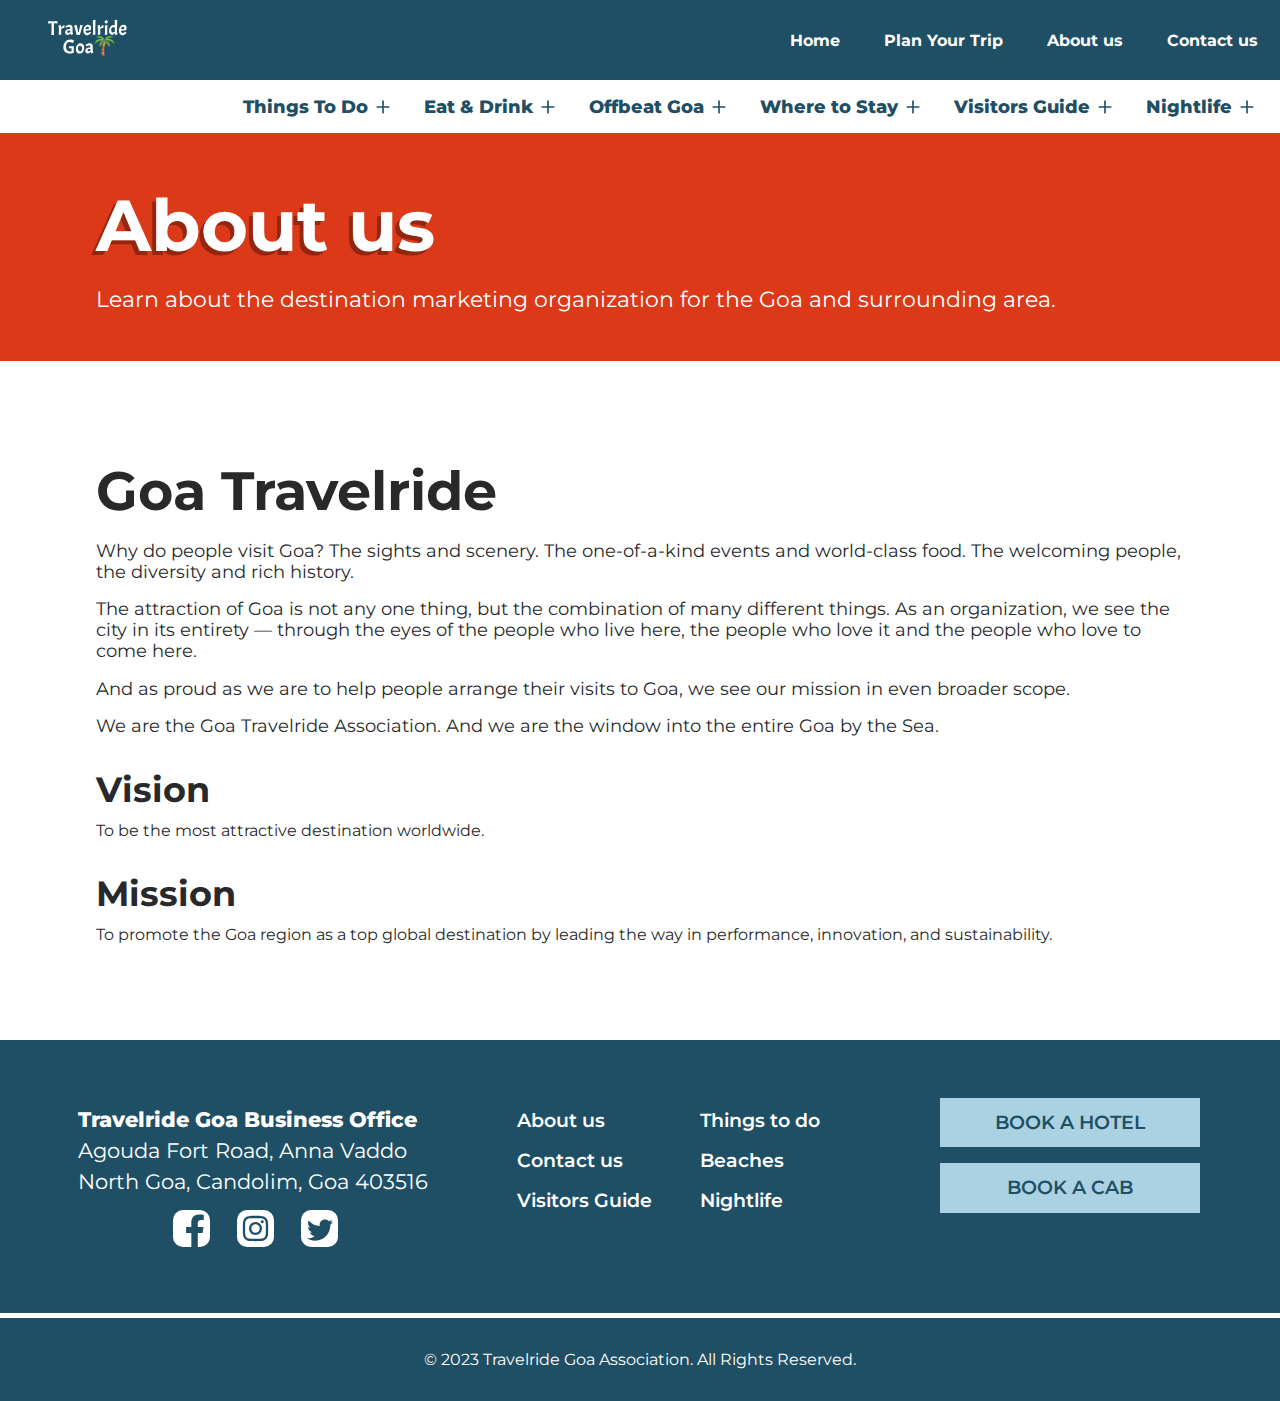
<file: aboutUs.html>
<!DOCTYPE html>
<html lang="en">
  <head>
    <meta charset="UTF-8" />
    <meta http-equiv="X-UA-Compatible" content="IE=edge" />
    <meta name="google-adsense-account" content="ca-pub-6818999059377168">
    <link rel="icon" type="image/x-icon" href="/Images/favicon.ico" />
    <meta name="viewport" content="width=device-width, initial-scale=1.0" />
    <meta name="description" content="Learn about Travel Ride Goa — your trusted travel companion for everything Goa." />
<meta name="keywords" content="about Travel Ride Goa, Goa travel blog, who we are, our story Goa travel" />
    <meta name="author" content="uday" />
    <meta property="og:title" content="About Travel Ride Goa" />
<meta property="og:description" content="Meet the creators behind Travel Ride Goa and our mission to help you explore Goa." />
<meta property="og:image" content="/images/about-preview.jpg" />
<meta property="og:url" content="https://travelridegoa.netlify.app/aboutUs.html" />

<meta name="twitter:card" content="summary_large_image" />
<meta name="twitter:title" content="About Us | Travel Ride Goa" />
<meta name="twitter:description" content="Get to know the team behind Goa's ultimate travel guide." />
<meta name="twitter:image" content="/images/about-preview.jpg" />
    <title>About Us | Travel Ride Goa</title>
    <link rel="stylesheet" href="aboutUs.css" />
    <script async src="https://pagead2.googlesyndication.com/pagead/js/adsbygoogle.js?client=ca-pub-6818999059377168"
     crossorigin="anonymous"></script>
  </head>
  <body>
    <header>
      <div class="logoName"><a href="index.html"><img src="./Images/travelride goa logo.svg" alt="travel_ride_goa_logo" style="height: 60px; width: 80px;"></a></div>
      <div class="hamburger">
        <img src="./icons/hamburger.svg" alt="menu" />
      </div>
      <nav class="nav-bar">
        <ul>
          <li>
            <a href="index.html" class="active">Home</a>
          </li>

          <li class="hiddenLi">
            <a href="thingsToDo.html" class="">Things To Do</a>
          </li>
          <li class="hiddenLi">
            <a href="offBeatGoa.html">Offbeat Places</a>
          </li>
          <li class="hiddenLi">
            <a href="eatndrink.html">Eat & Drinks</a>
          </li>
          <li class="hiddenLi">
            <a href="wheretostay.html">Where to Stay</a>
          </li>
          <li class="hiddenLi">
            <a href="visitorsGuide.html">Visitor's Guide</a>
          </li>
          <li class="hiddenLi">
            <a href="nightLifeInGoa.html">Nightlife</a>
          </li>
          <li>
            <a href="exploreTrip.html">Plan Your Trip</a>
          </li>
          <li>
            <a href="aboutUs.html">About us</a>
          </li>
          <li>
            <a href="contactusGoa.html"> Contact us</a>
          </li>
        </ul>
      </nav>
    </header>
    <div class="options">
      <ul class="optionUl">
        <li class="ListItemsOptionBar">
          <a href="thingsToDo.html" class="listitemAnchor"
            >Things To Do
            <img
              class="optionNavIcon"
              src="./icons/plus icon navbar.svg"
              alt="icon"
              width="20px"
              height="20px"
          /></a>
        </li>
        <li class="ListItemsOptionBar">
          <a href="eatndrink.html" class="listitemAnchor">
            Eat & Drink<img
              class="optionNavIcon"
              src="./icons/plus icon navbar.svg"
              alt="icon"
              width="20px"
              height="20px"
          /></a>
        </li>
        <li class="ListItemsOptionBar">
          <a href="offBeatGoa.html" class="listitemAnchor"
            >Offbeat Goa
            <img
              class="optionNavIcon"
              src="./icons/plus icon navbar.svg"
              alt="icon"
              width="20px"
              height="20px"
          /></a>
        </li>
        <li class="ListItemsOptionBar">
          <a href="wheretostay.html" class="listitemAnchor"
            >Where to Stay
            <img
              class="optionNavIcon"
              src="./icons/plus icon navbar.svg"
              alt="icon"
              width="20px"
              height="20px"
          /></a>
        </li>
        <li class="ListItemsOptionBar">
          <a href="visitorsGuide.html" class="listitemAnchor">
            Visitors Guide
            <img
              class="optionNavIcon"
              src="./icons/plus icon navbar.svg"
              alt="icon"
              width="20px"
              height="20px"
          /></a>
        </li>
        <li class="ListItemsOptionBar">
          <a href="nightLifeInGoa.html" class="listitemAnchor">
            Nightlife<img
              class="optionNavIcon"
              src="./icons/plus icon navbar.svg"
              alt="icon"
              width="20px"
              height="20px"
          /></a>
        </li>
      </ul>
    </div>
    <div class="aboutus-heading-container1">
      <h2>About us</h2>
      <p>
        Learn about the destination marketing organization for the Goa and
        surrounding area.
      </p>
    </div>
    <div class="aboutus-Container2">
      <h2 class="aboutusmainh2">Goa Travelride</h2>
      <p class="aboutus-Container2-Para">
        Why do people visit Goa? The sights and scenery. The one-of-a-kind
        events and world-class food. The welcoming people, the diversity and
        rich history.
      </p>

      <p class="aboutus-Container2-Para">
        The attraction of Goa is not any one thing, but the combination of many
        different things. As an organization, we see the city in its entirety —
        through the eyes of the people who live here, the people who love it and
        the people who love to come here.
      </p>

      <p class="aboutus-Container2-Para">
        And as proud as we are to help people arrange their visits to Goa, we
        see our mission in even broader scope.
      </p>

      <p class="aboutus-Container2-Para">
        We are the Goa Travelride Association. And we are the window into the
        entire Goa by the Sea.
      </p>
      <div class="missionvison">
        <h2 class="vision">Vision</h2>
        <p>To be the most attractive destination worldwide.</p>
        <h2 class="Mission">Mission</h2>
      </div>
      <p>
        To promote the Goa region as a top global destination by leading the way
        in performance, innovation, and sustainability.
      </p>
    </div>
    <div class="container10">
      <div class="container10-box1">
        <ul class="address">
          <strong><li>Travelride Goa Business Office</li></strong>
          <li>Agouda Fort Road, Anna Vaddo</li>
          <li>North Goa, Candolim, Goa 403516</li>
        </ul>
        <ul class="social">
          <li>
            <a href="https://www.facebook.com"></a>
            <img class="contact_icon" src="./icons/fb icon.svg" alt="fbicon" />
          </li>
          <li>
            <img class="contact_icon" src="./icons/insta svg.svg" alt="insta" />
            <a href="https://www.instagram.com"></a>
          </li>
          <li>
            <a href="https://www.twitter.com"></a>
            <img
              class="contact_icon"
              src="./icons/twiiter svg.svg"
              alt="tweet"
            />
          </li>
        </ul>
      </div>

      <div class="container10-box2">
        <div class="footerLists">
          <ul>
            <li>
              <a href="aboutUs.html">About us</a>
            </li>
            <li><a href="contactusGoa.html">Contact us</a></li>
            <li><a href="visitorsGuide.html">Visitors Guide</a></li>
          </ul>
          <div class="footerList2">
            <ul>
              <li><a href="thingsToDo.html">Things to do</a></li>
              <li><a href="breezyBeaches.html">Beaches</a></li>
              <li><a href="nightLifeInGoa.html">Nightlife</a></li>
            </ul>
          </div>
        </div>
        <div class="footer-btns">
          <a class="bookHotelBtn" href="https://www.booking.com"
            >Book a Hotel</a
          >
          <a class="bookCabBtn" href="https://www.goamiles.com">Book a Cab </a>
        </div>
      </div>
    </div>
    <footer>
      <div class="horizonline"></div>
      <div class="footers">
        <span
          >&#169; 2023 Travelride Goa Association. All Rights Reserved.</span
        >
      </div>
    </footer>
    <script>
      hamburger = document.querySelector(".hamburger");
      hamburger.onclick = function () {
        navBar = document.querySelector(".nav-bar");
        navBar.classList.toggle("active");
        optionss = document.querySelector(".options");
        optionss.classList.toggle("active");
      };
    </script>
    <script src="script.js"></script>
  </body>
</html>
</file>
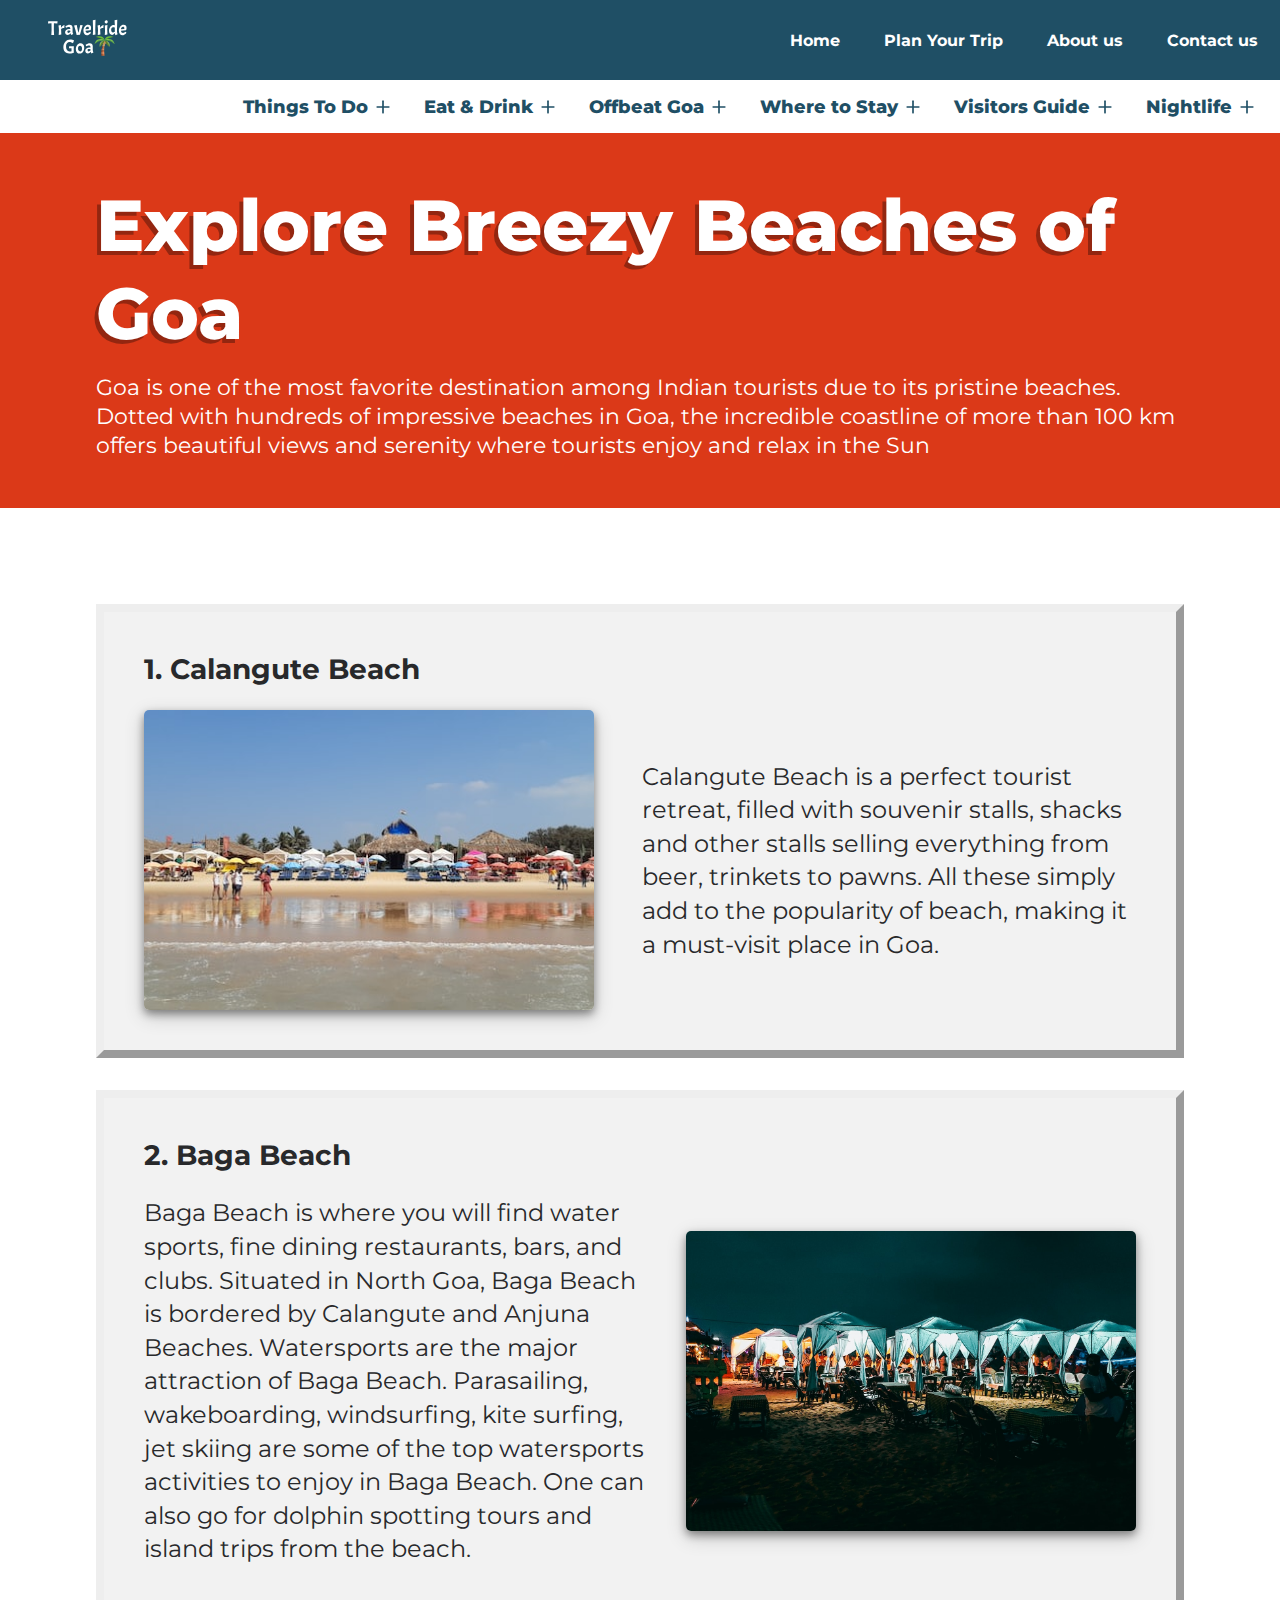
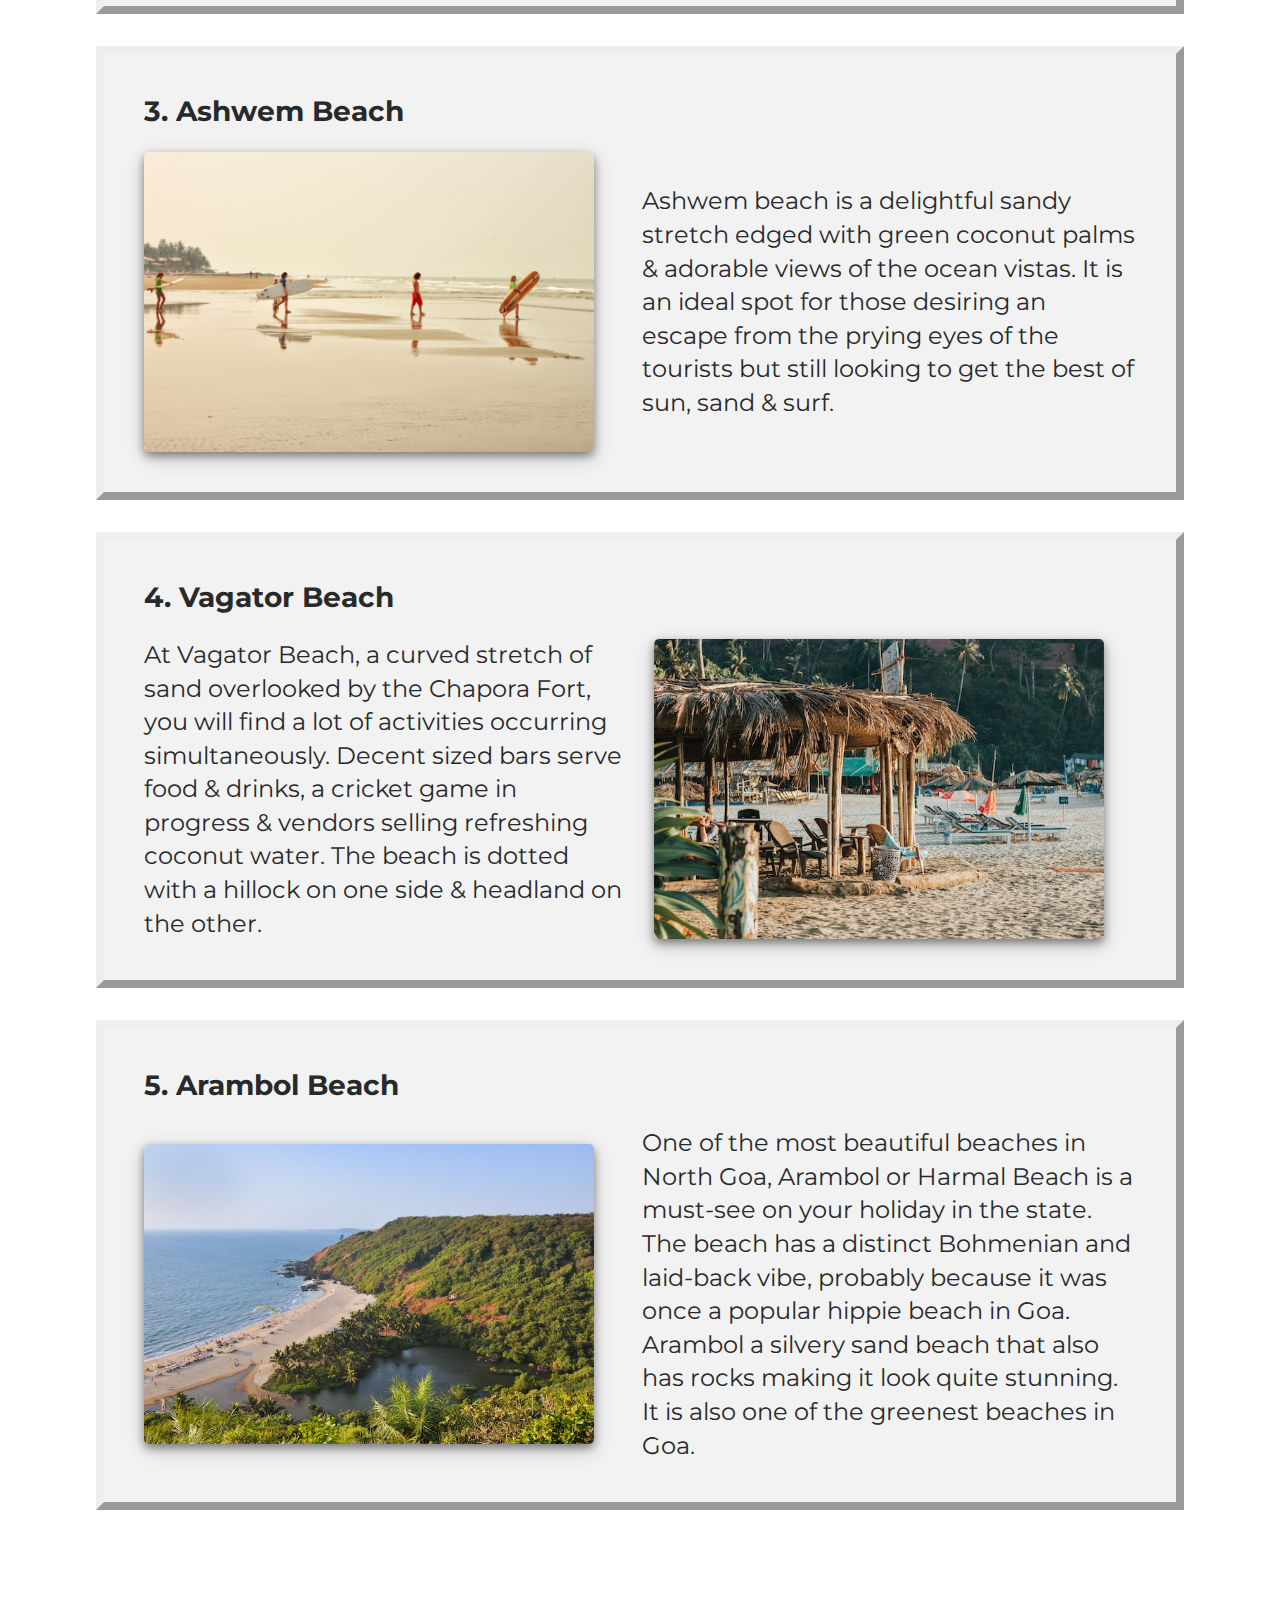
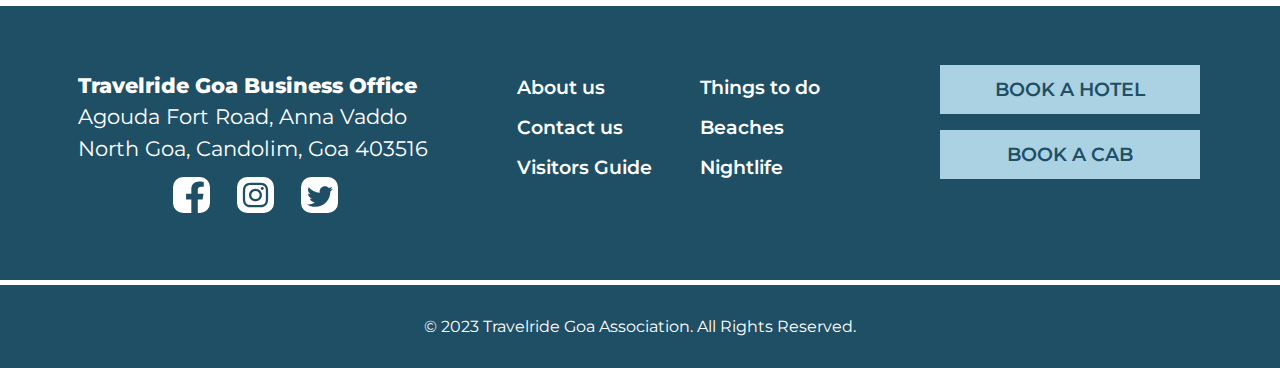
<file: breezyBeaches.html>
<!DOCTYPE html>
<html lang="en">
  <head>
    <meta charset="UTF-8" />
    <meta http-equiv="X-UA-Compatible" content="IE=edge" />
    <meta name="viewport" content="width=device-width, initial-scale=1.0" />
    <meta name="google-adsense-account" content="ca-pub-6818999059377168">
    <title>Goa’s Best Beaches | Breezy Beaches</title>
    <link rel="stylesheet" href="breezyBeaches.css" />

    <meta name="description" content="Explore Goa’s most beautiful beaches — from hidden coves to popular hotspots." />
    <meta name="keywords" content="Goa beaches, best beaches in Goa, North Goa, South Goa, beach guide" />


    <meta property="og:title" content="Breezy Beaches of Goa" />
<meta property="og:description" content="Find your perfect beach in Goa with our curated beach guide." />
<meta property="og:image" content="/images/beaches-preview.jpg" />
<meta property="og:url" content="https://travelridegoa.netlify.app/breezyBeaches.html" />

<meta name="twitter:card" content="summary_large_image" />
<meta name="twitter:title" content="Breezy Beaches | Top Beaches in Goa" />
<meta name="twitter:description" content="Sun, sand, and sea — your beach guide to Goa." />
<meta name="twitter:image" content="/images/beaches-preview.jpg" />

<link rel="icon" type="image/x-icon" href="/Images/favicon.ico" />
<script async src="https://pagead2.googlesyndication.com/pagead/js/adsbygoogle.js?client=ca-pub-6818999059377168"
     crossorigin="anonymous"></script>
  </head>
  <body>
    <header>
      <div class="logoName"><a href="index.html"><img src="./Images/travelride goa logo.svg" alt="travel_ride_goa_logo" style="height: 60px; width: 80px;"></a></div>
      <div class="hamburger">
        <img src="./icons/hamburger.svg" alt="menu" />
      </div>
      <nav class="nav-bar">
        <ul>
          <li>
            <a href="index.html" class="active">Home</a>
          </li>

          <li class="hiddenLi">
            <a href="thingsToDo.html" class="">Things To Do</a>
          </li>
          <li class="hiddenLi">
            <a href="offBeatGoa.html">Offbeat Places</a>
          </li>
          <li class="hiddenLi">
            <a href="eatndrink.html">Eat & Drinks</a>
          </li>
          <li class="hiddenLi">
            <a href="wheretostay.html">Where to Stay</a>
          </li>
          <li class="hiddenLi">
            <a href="visitorsGuide.html">Visitor's Guide</a>
          </li>
          <li class="hiddenLi">
            <a href="nightLifeInGoa.html">Nightlife</a>
          </li>
          <li>
            <a href="exploreTrip.html">Plan Your Trip</a>
          </li>
          <li>
            <a href="aboutUs.html">About us</a>
          </li>
          <li>
            <a href="contactusGoa.html"> Contact us</a>
          </li>
        </ul>
      </nav>
    </header>
    <div class="options">
      <ul class="optionUl">
        <li class="ListItemsOptionBar">
          <a href="thingsToDo.html" class="listitemAnchor"
            >Things To Do
            <img
              class="optionNavIcon"
              src="./icons/plus icon navbar.svg"
              alt="icon"
              width="20px"
              height="20px"
          /></a>
        </li>
        <li class="ListItemsOptionBar">
          <a href="eatndrink.html" class="listitemAnchor">
            Eat & Drink<img
              class="optionNavIcon"
              src="./icons/plus icon navbar.svg"
              alt="icon"
              width="20px"
              height="20px"
          /></a>
        </li>
        <li class="ListItemsOptionBar">
          <a href="offBeatGoa.html" class="listitemAnchor"
            >Offbeat Goa
            <img
              class="optionNavIcon"
              src="./icons/plus icon navbar.svg"
              alt="icon"
              width="20px"
              height="20px"
          /></a>
        </li>
        <li class="ListItemsOptionBar">
          <a href="wheretostay.html" class="listitemAnchor"
            >Where to Stay
            <img
              class="optionNavIcon"
              src="./icons/plus icon navbar.svg"
              alt="icon"
              width="20px"
              height="20px"
          /></a>
        </li>
        <li class="ListItemsOptionBar">
          <a href="visitorsGuide.html" class="listitemAnchor">
            Visitors Guide
            <img
              class="optionNavIcon"
              src="./icons/plus icon navbar.svg"
              alt="icon"
              width="20px"
              height="20px"
          /></a>
        </li>
        <li class="ListItemsOptionBar">
          <a href="nightLifeInGoa.html" class="listitemAnchor">
            Nightlife<img
              class="optionNavIcon"
              src="./icons/plus icon navbar.svg"
              alt="icon"
              width="20px"
              height="20px"
          /></a>
        </li>
      </ul>
    </div>
    <div class="breezyBeaches-Container1">
      <h2>Explore Breezy Beaches of Goa</h2>
      <p>
        Goa is one of the most favorite destination among Indian tourists due to
        its pristine beaches. Dotted with hundreds of impressive beaches in Goa,
        the incredible coastline of more than 100 km offers beautiful views and
        serenity where tourists enjoy and relax in the Sun
      </p>
    </div>
    <div class="breezyBeachContainer2">
      <div class="breezyBeaches-miniContainer">
        <div class="breezyBeachHeading calanguteBeach">
          <h3>1. Calangute Beach</h3>
        </div>

        <div class="beach1-Calangute">
          <div class="beach1Img">
            <img src="./Images/BreezyBeaches/calangute beach.jpg" alt="
            calangute beach" width=450px" height="300px" />
          </div>
          <div class="beach1Info calangute">
            <p class="paraBeaches">
              Calangute Beach is a perfect tourist retreat, filled with souvenir
              stalls, shacks and other stalls selling everything from beer,
              trinkets to pawns. All these simply add to the popularity of
              beach, making it a must-visit place in Goa.
            </p>
          </div>
        </div>
      </div>
      <div class="breezyBeaches-miniContainer">
        <div class="breezyBeachHeading BagaBeach"><h3>2. Baga Beach</h3></div>

        <div class="beach1-Calangute bagaBeach">
          <div class="beach1Info baga">
            <p class="paraBeaches">
              Baga Beach is where you will find water sports, fine dining
              restaurants, bars, and clubs. Situated in North Goa, Baga Beach is
              bordered by Calangute and Anjuna Beaches. Watersports are the
              major attraction of Baga Beach. Parasailing, wakeboarding,
              windsurfing, kite surfing, jet skiing are some of the top
              watersports activities to enjoy in Baga Beach. One can also go for
              dolphin spotting tours and island trips from the beach.
            </p>
          </div>
          <div class="beach1Img">
            <img src="./Images/BreezyBeaches/Bagaa Beach.jpg" alt=" baga beach"
            width=450px" height="300px" />
          </div>
        </div>
      </div>
      <div class="breezyBeaches-miniContainer">
        <div class="breezyBeachHeading AshwemBeach">
          <h3>3. Ashwem Beach</h3>
        </div>
        <div class="beach1-Calangute">
          <div class="beach1Img">
            <img src="./Images/BreezyBeaches/Ashwem Beach.jpg" alt=" ashwem
            beach" width=450px" height="300px" />
          </div>
          <div class="beach1Info ashwem">
            <p class="paraBeaches">
              Ashwem beach is a delightful sandy stretch edged with green
              coconut palms & adorable views of the ocean vistas. It is an ideal
              spot for those desiring an escape from the prying eyes of the
              tourists but still looking to get the best of sun, sand & surf.
            </p>
          </div>
        </div>
      </div>
      <div class="breezyBeaches-miniContainer">
        <div class="breezyBeachHeading"><h3>4. Vagator Beach</h3></div>

        <div class="beach1-Calangute bagaBeach vagator">
          <div class="beach1Info vagator">
            <p class="paraBeaches">
              At Vagator Beach, a curved stretch of sand overlooked by the
              Chapora Fort, you will find a lot of activities occurring
              simultaneously. Decent sized bars serve food & drinks, a cricket
              game in progress & vendors selling refreshing coconut water. The
              beach is dotted with a hillock on one side & headland on the
              other.
            </p>
          </div>
          <div class="beach1Img">
            <img src="./Images/BreezyBeaches/vagator Beach (1).jpg" alt="
            calangute beach" width=450px" height="300px" />
          </div>
        </div>
      </div>
      <div class="breezyBeaches-miniContainer">
        <div class="breezyBeachHeading"><h3>5. Arambol Beach</h3></div>

        <div class="beach1-Calangute">
          <div class="beach1Img">
            <img src="./Images/BreezyBeaches/Arambol beach.jpg" alt=" calangute
            beach" width=450px" height="300px" />
          </div>
          <div class="beach1Info arambol">
            <p class="paraBeaches">
              One of the most beautiful beaches in North Goa, Arambol or Harmal
              Beach is a must-see on your holiday in the state. The beach has a
              distinct Bohmenian and laid-back vibe, probably because it was
              once a popular hippie beach in Goa. Arambol a silvery sand beach
              that also has rocks making it look quite stunning. It is also one
              of the greenest beaches in Goa.
            </p>
          </div>
        </div>
      </div>
    </div>
    <div class="container10">
      <div class="container10-box1">
        <ul class="address">
          <strong><li>Travelride Goa Business Office</li></strong>
          <li>Agouda Fort Road, Anna Vaddo</li>
          <li>North Goa, Candolim, Goa 403516</li>
        </ul>
        <ul class="social">
          <li>
            <a href="https://www.facebook.com"></a>
            <img class="contact_icon" src="./icons/fb icon.svg" alt="fbicon" />
          </li>
          <li>
            <img class="contact_icon" src="./icons/insta svg.svg" alt="insta" />
            <a href="https://www.instagram.com"></a>
          </li>
          <li>
            <a href="https://www.twitter.com"></a>
            <img
              class="contact_icon"
              src="./icons/twiiter svg.svg"
              alt="tweet"
            />
          </li>
        </ul>
      </div>

      <div class="container10-box2">
        <div class="footerLists">
          <ul>
            <li>
              <a href="aboutUs.html">About us</a>
            </li>
            <li><a href="contactusGoa.html">Contact us</a></li>
            <li><a href="visitorsGuide.html">Visitors Guide</a></li>
          </ul>
          <div class="footerList2">
            <ul>
              <li><a href="thingsToDo.html">Things to do</a></li>
              <li><a href="breezyBeaches.html">Beaches</a></li>
              <li><a href="nightLifeInGoa.html">Nightlife</a></li>
            </ul>
          </div>
        </div>
        <div class="footer-btns">
          <a class="bookHotelBtn" href="https://www.booking.com"
            >Book a Hotel</a
          >
          <a class="bookCabBtn" href="https://www.goamiles.com">Book a Cab </a>
        </div>
      </div>
    </div>
    <footer>
      <div class="horizonline"></div>
      <div class="footers">
        <span
          >&#169; 2023 Travelride Goa Association. All Rights Reserved.</span
        >
      </div>
    </footer>
    <script>
      hamburger = document.querySelector(".hamburger");
      hamburger.onclick = function () {
        navBar = document.querySelector(".nav-bar");
        navBar.classList.toggle("active");
        optionss = document.querySelector(".options");
        optionss.classList.toggle("active");
      };
    </script>
    <script src="script.js"></script>
  </body>
</html>
</file>
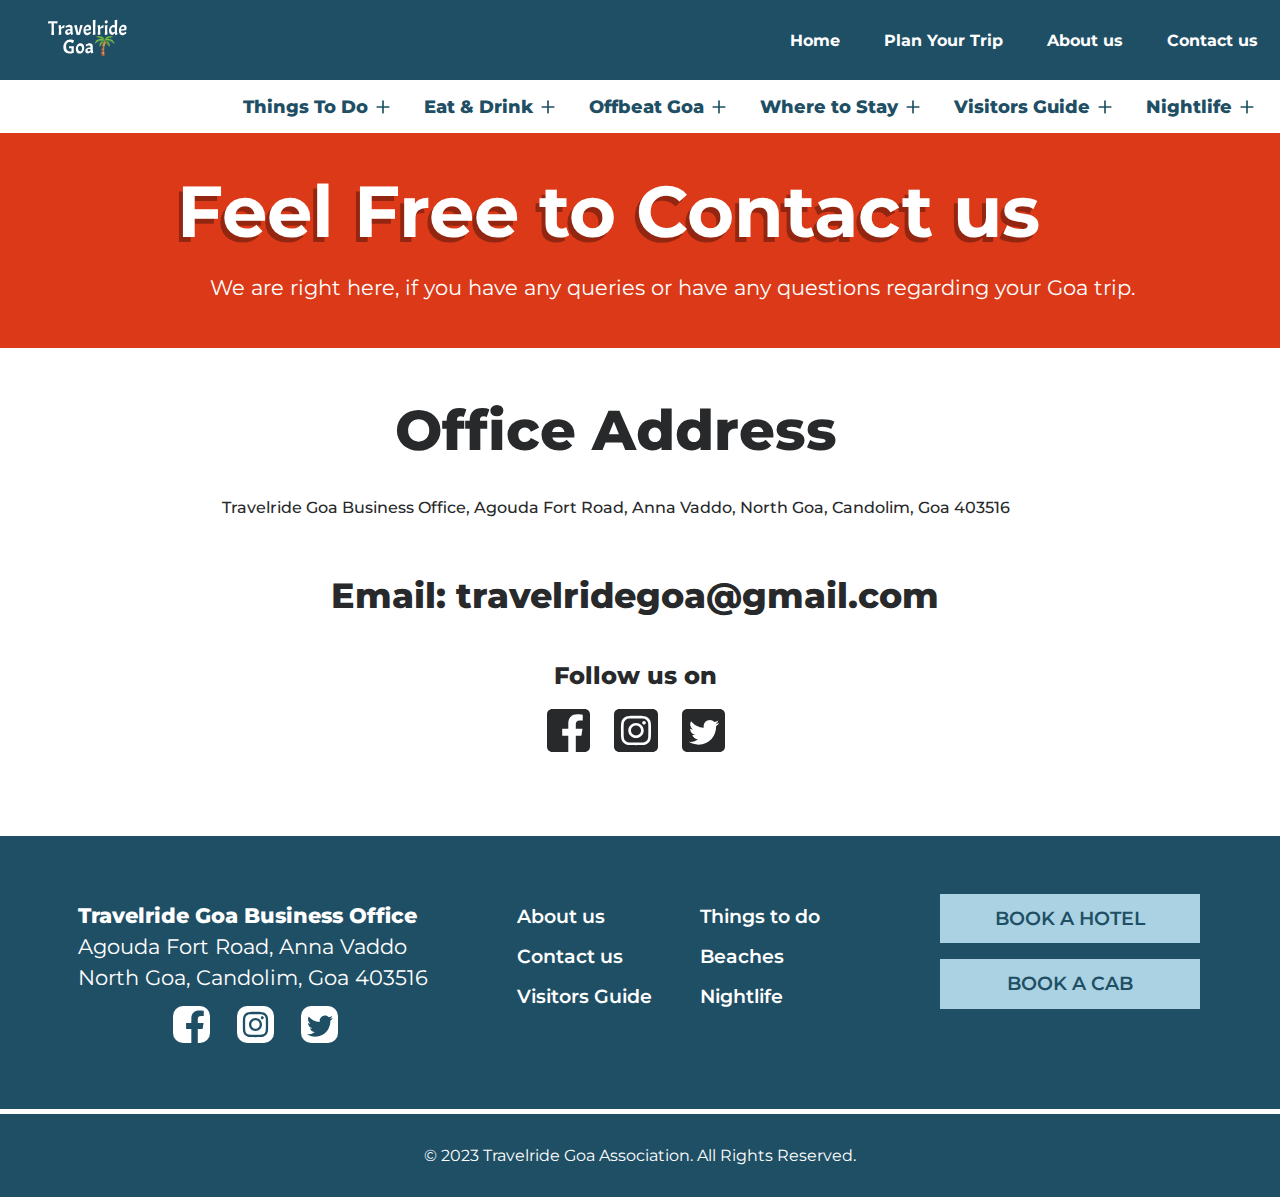
<file: contactusGoa.html>
<!DOCTYPE html>
<html lang="en">
  <head>
    <meta charset="UTF-8" />
    <meta http-equiv="X-UA-Compatible" content="IE=edge" />
    <meta name="viewport" content="width=device-width, initial-scale=1.0" />
    <meta name="google-adsense-account" content="ca-pub-6818999059377168">
    <title>Contact Us | Travel Ride Goa</title>
    <link rel="stylesheet" href="contactusGoa.css" />

    <meta name="description" content="Get in touch with Travel Ride Goa for travel queries, partnerships or feedback." />
    <meta name="keywords" content="contact Travel Ride Goa, Goa travel help, contact page, email Goa travel blog, goa contact" />
    
    <meta property="og:title" content="Contact Us | Travel Ride Goa" />
    <meta property="og:description" content="Reach out to us for travel help, feedback, or collaborations." />
    <meta property="og:image" content="/images/contact-preview.jpg" />
    <meta property="og:url" content="https://travelridegoa.netlify.app/contactusGoa.html" />
    
    <meta name="twitter:card" content="summary_large_image" />
    <meta name="twitter:title" content="Contact Travel Ride Goa" />
    <meta name="twitter:description" content="Need help planning your Goa trip? Reach out to us!" />
    <meta name="twitter:image" content="/images/contact-preview.jpg" />
    <link rel="icon" type="image/x-icon" href="/Images/favicon.ico" />

    <script async src="https://pagead2.googlesyndication.com/pagead/js/adsbygoogle.js?client=ca-pub-6818999059377168"
    crossorigin="anonymous"></script>

  </head>
  <body>
    <header>
      <div class="logoName"><a href="index.html"><img src="./Images/travelride goa logo.svg" alt="travel_ride_goa_logo" style="height: 60px; width: 80px;"></a></div>
      <div class="hamburger">
        <img src="./icons/hamburger.svg" alt="menu" />
      </div>
      <nav class="nav-bar">
        <ul>
          <li>
            <a href="index.html" class="active">Home</a>
          </li>

          <li class="hiddenLi">
            <a href="thingsToDo.html" class="">Things To Do</a>
          </li>
          <li class="hiddenLi">
            <a href="offBeatGoa.html">Offbeat Places</a>
          </li>
          <li class="hiddenLi">
            <a href="eatndrink.html">Eat & Drinks</a>
          </li>
          <li class="hiddenLi">
            <a href="wheretostay.html">Where to Stay</a>
          </li>
          <li class="hiddenLi">
            <a href="visitorsGuide.html">Visitor's Guide</a>
          </li>
          <li class="hiddenLi">
            <a href="nightLifeInGoa.html">Nightlife</a>
          </li>
          <li>
            <a href="exploreTrip.html">Plan Your Trip</a>
          </li>
          <li>
            <a href="aboutUs.html">About us</a>
          </li>
          <li>
            <a href="contactusGoa.html"> Contact us</a>
          </li>
        </ul>
      </nav>
    </header>
    <div class="options">
      <ul class="optionUl">
        <li class="ListItemsOptionBar">
          <a href="thingsToDo.html" class="listitemAnchor"
            >Things To Do
            <img
              class="optionNavIcon"
              src="./icons/plus icon navbar.svg"
              alt="icon"
              width="20px"
              height="20px"
          /></a>
        </li>
        <li class="ListItemsOptionBar">
          <a href="eatndrink.html" class="listitemAnchor">
            Eat & Drink<img
              class="optionNavIcon"
              src="./icons/plus icon navbar.svg"
              alt="icon"
              width="20px"
              height="20px"
          /></a>
        </li>
        <li class="ListItemsOptionBar">
          <a href="offBeatGoa.html" class="listitemAnchor"
            >Offbeat Goa
            <img
              class="optionNavIcon"
              src="./icons/plus icon navbar.svg"
              alt="icon"
              width="20px"
              height="20px"
          /></a>
        </li>
        <li class="ListItemsOptionBar">
          <a href="wheretostay.html" class="listitemAnchor"
            >Where to Stay
            <img
              class="optionNavIcon"
              src="./icons/plus icon navbar.svg"
              alt="icon"
              width="20px"
              height="20px"
          /></a>
        </li>
        <li class="ListItemsOptionBar">
          <a href="visitorsGuide.html" class="listitemAnchor">
            Visitors Guide
            <img
              class="optionNavIcon"
              src="./icons/plus icon navbar.svg"
              alt="icon"
              width="20px"
              height="20px"
          /></a>
        </li>
        <li class="ListItemsOptionBar">
          <a href="nightLifeInGoa.html" class="listitemAnchor">
            Nightlife<img
              class="optionNavIcon"
              src="./icons/plus icon navbar.svg"
              alt="icon"
              width="20px"
              height="20px"
          /></a>
        </li>
      </ul>
    </div>
    <div class="contact-Container1">
      <h2>Feel Free to Contact us</h2>
      <p>
        We are right here, if you have any queries or have any questions
        regarding your Goa trip.
      </p>
    </div>
    <div class="contact-container2">
      <div class="contact-subCon1">
        <div class="contact-address">
          <h5 class="text-big">Office Address</h5>
          <div class="contactaddrpara">
            <p>
              Travelride Goa Business Office, Agouda Fort Road, Anna Vaddo,
              North Goa, Candolim, Goa 403516
            </p>
          </div>
        </div>
        <div class="contact-socialmedia">
          <span class="contact-textt"
            ><strong class="contact-email"
              >Email: travelridegoa@gmail.com</strong
            ></span
          ><br />
          <span class="contact-textt"><strong>Follow us on</strong></span
          ><br />
          <div class="contacticonss">
            <ul>
              <li>
                <a href="https://www.facebook.com"
                  ><img
                    class="contactus-icons"
                    src="./icons/icon-contact/fb icon.svg"
                    alt="fb"
                /></a>
              </li>
              <li>
                <a href="https://www.instagram.com"
                  ><img
                    class="contactus-icons"
                    src="./icons/icon-contact/insta svg.svg"
                    alt="fb"
                /></a>
              </li>
              <li>
                <a href="https://www.twitter.com"
                  ><img
                    class="contactus-icons"
                    src="./icons/icon-contact/twiiter svg.svg"
                    alt="fb"
                /></a>
              </li>
            </ul>
          </div>
        </div>
      </div>
      <div class="contact-subCon2"></div>
    </div>
    <div class="container10">
      <div class="container10-box1">
        <ul class="address">
          <strong><li>Travelride Goa Business Office</li></strong>
          <li>Agouda Fort Road, Anna Vaddo</li>
          <li>North Goa, Candolim, Goa 403516</li>
        </ul>
        <ul class="social">
          <li>
            <a href="https://www.facebook.com"></a>
            <img class="contact_icon" src="./icons/fb icon.svg" alt="fbicon" />
          </li>
          <li>
            <img class="contact_icon" src="./icons/insta svg.svg" alt="insta" />
            <a href="https://www.instagram.com"></a>
          </li>
          <li>
            <a href="https://www.twitter.com"></a>
            <img
              class="contact_icon"
              src="./icons/twiiter svg.svg"
              alt="tweet"
            />
          </li>
        </ul>
      </div>

      <div class="container10-box2">
        <div class="footerLists">
          <ul>
            <li>
              <a href="aboutUs.html">About us</a>
            </li>
            <li><a href="contactusGoa.html">Contact us</a></li>
            <li><a href="visitorsGuide.html">Visitors Guide</a></li>
          </ul>
          <div class="footerList2">
            <ul>
              <li><a href="thingsToDo.html">Things to do</a></li>
              <li><a href="breezyBeaches.html">Beaches</a></li>
              <li><a href="nightLifeInGoa.html">Nightlife</a></li>
            </ul>
          </div>
        </div>
        <div class="footer-btns">
          <a class="bookHotelBtn" href="https://www.booking.com"
            >Book a Hotel</a
          >
          <a class="bookCabBtn" href="https://www.goamiles.com">Book a Cab </a>
        </div>
      </div>
    </div>
    <!-- <div class="container11">
      <!-- <span></span> -->
    <!-- </div>  -->
    <footer>
      <div class="horizonline"></div>
      <div class="footers">
        <span
          >&#169; 2023 Travelride Goa Association. All Rights Reserved.</span
        >
      </div>
    </footer>
    <script>
      hamburger = document.querySelector(".hamburger");
      hamburger.onclick = function () {
        navBar = document.querySelector(".nav-bar");
        navBar.classList.toggle("active");
        optionss = document.querySelector(".options");
        optionss.classList.toggle("active");
      };
    </script>
    <script src="script.js"></script>
  </body>
</html>
</file>
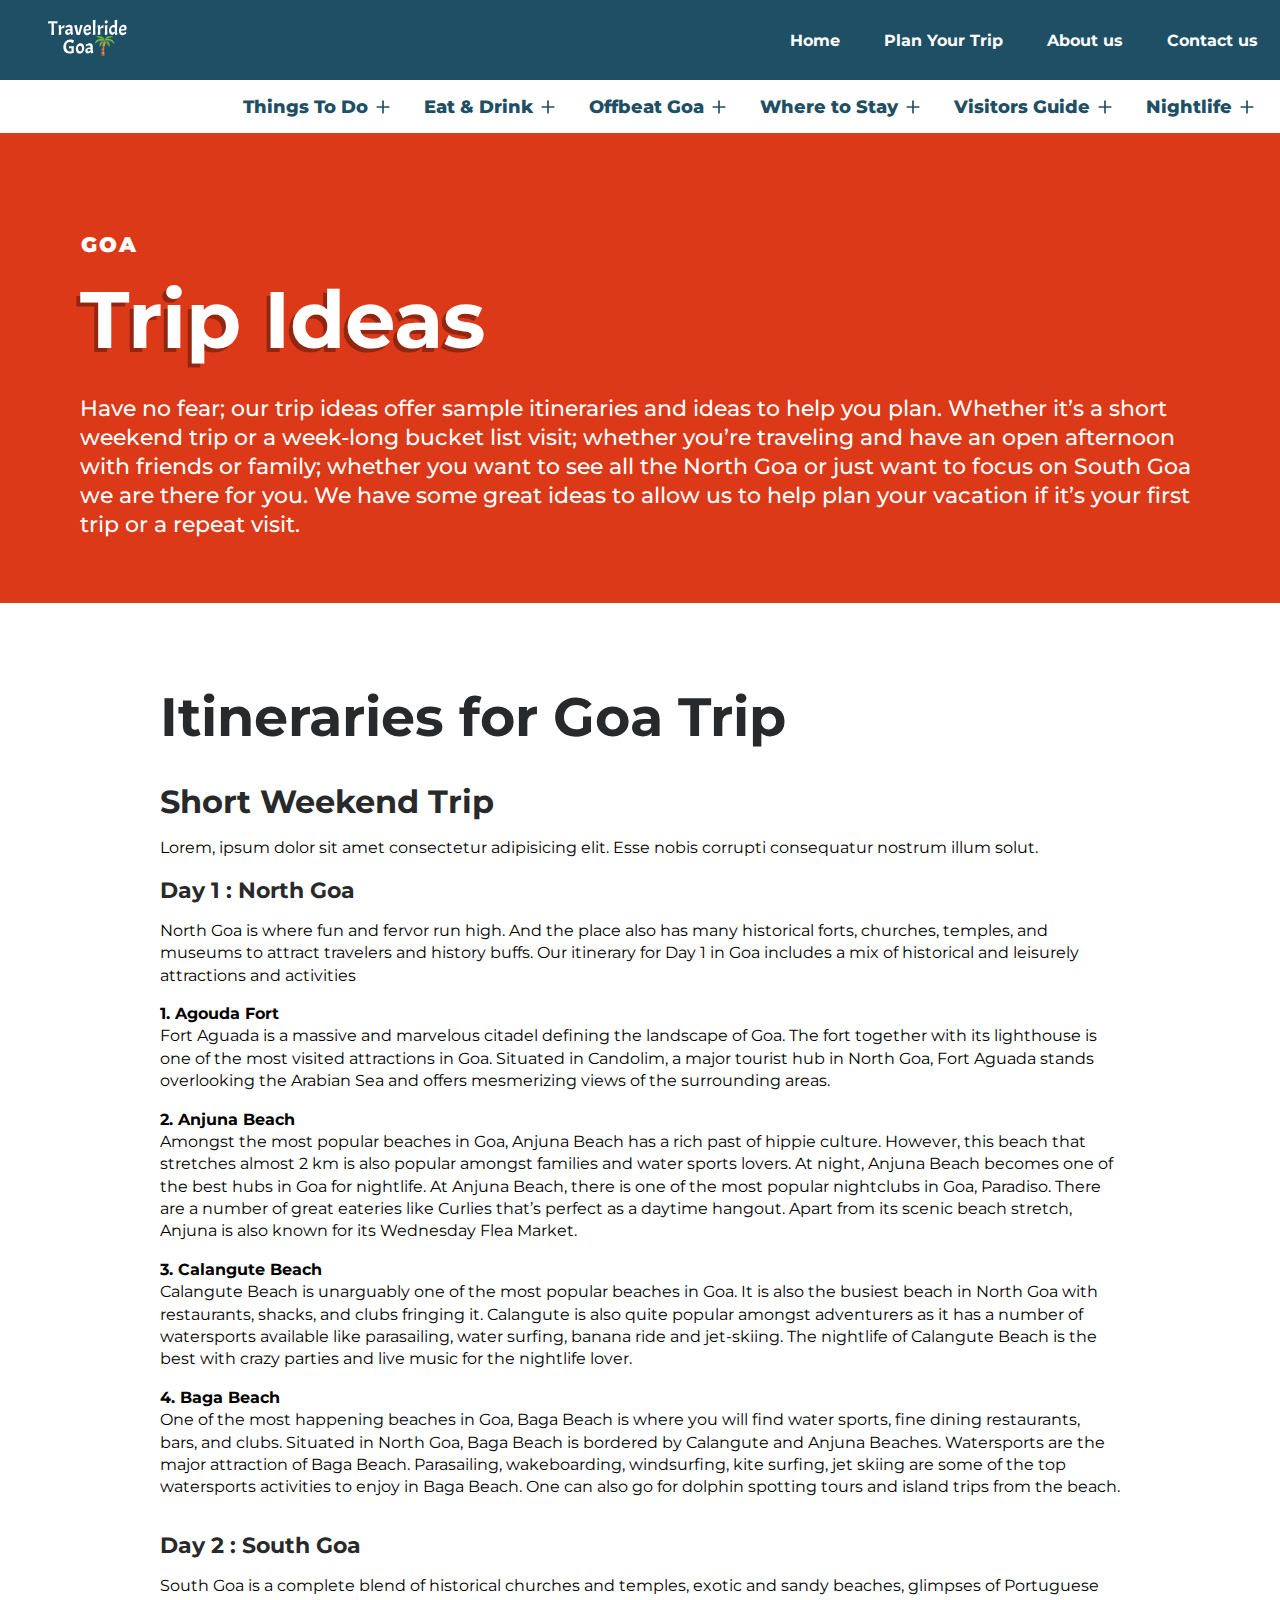
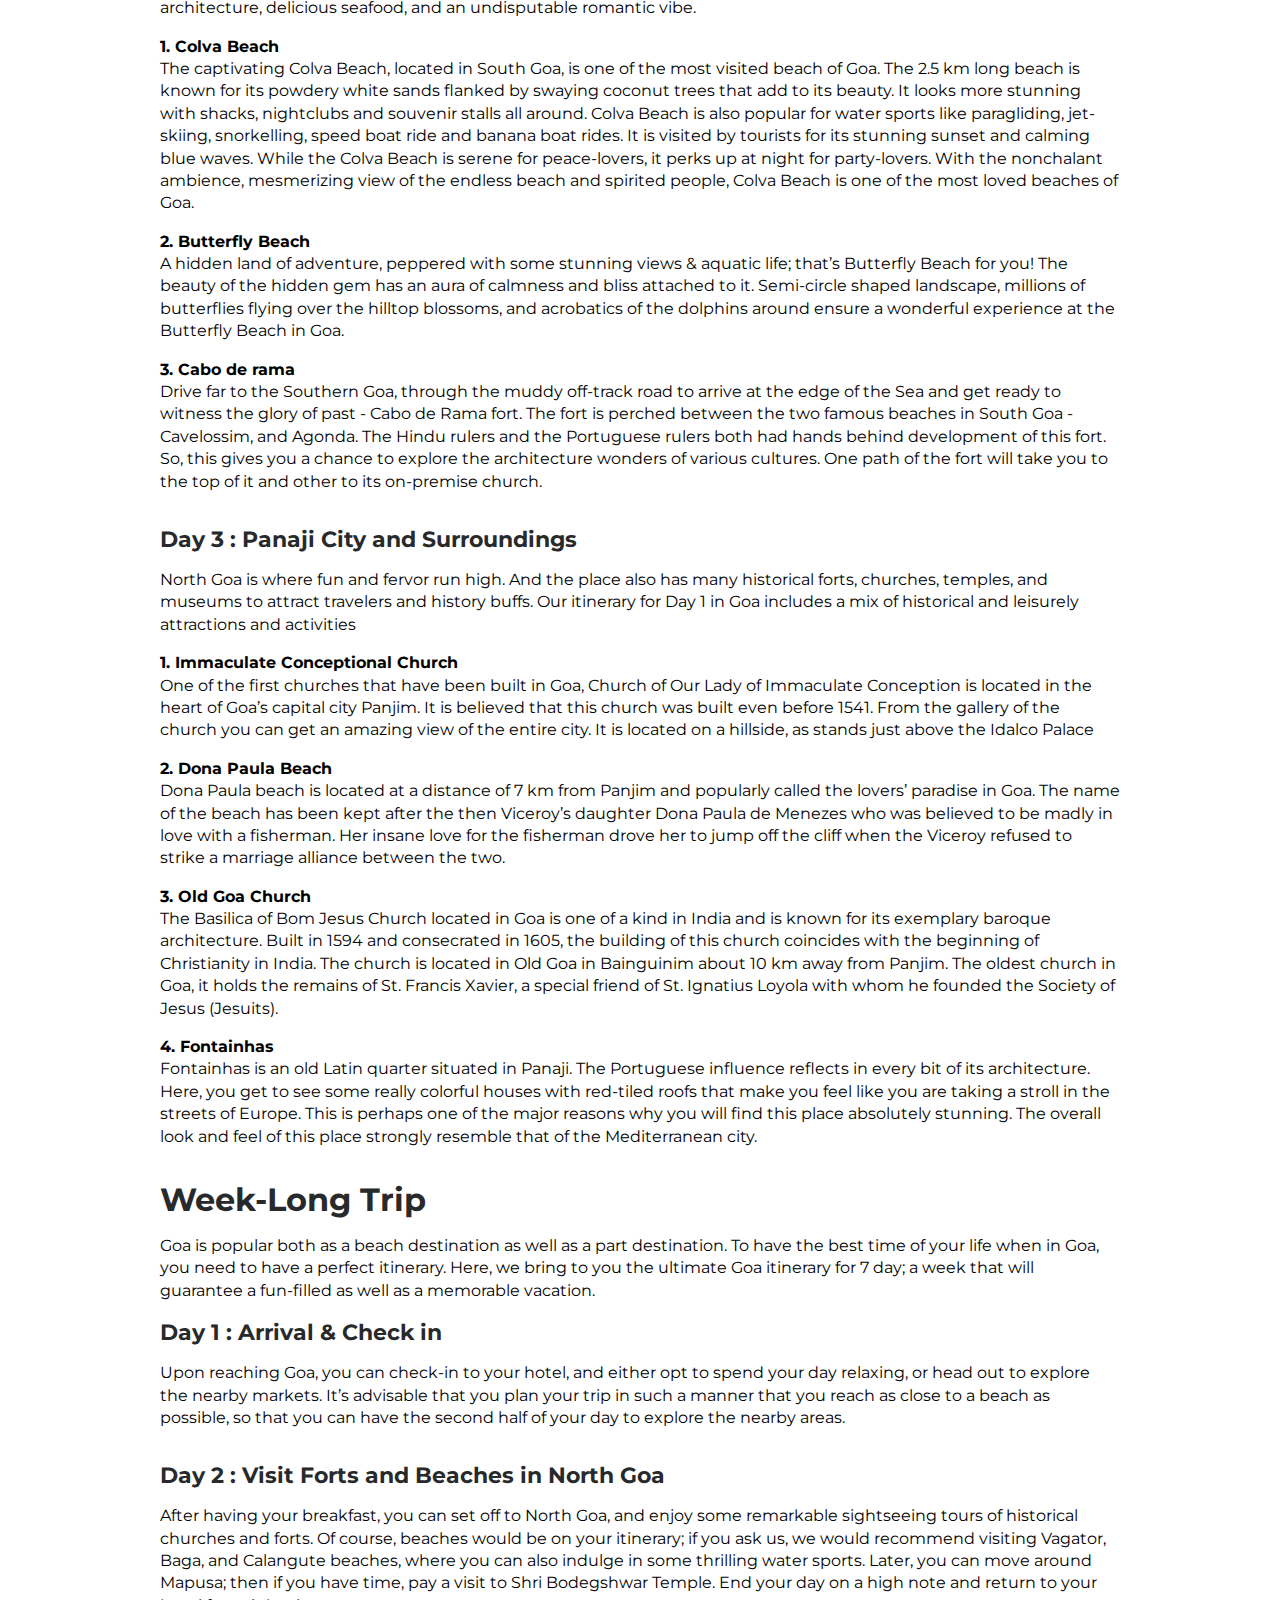
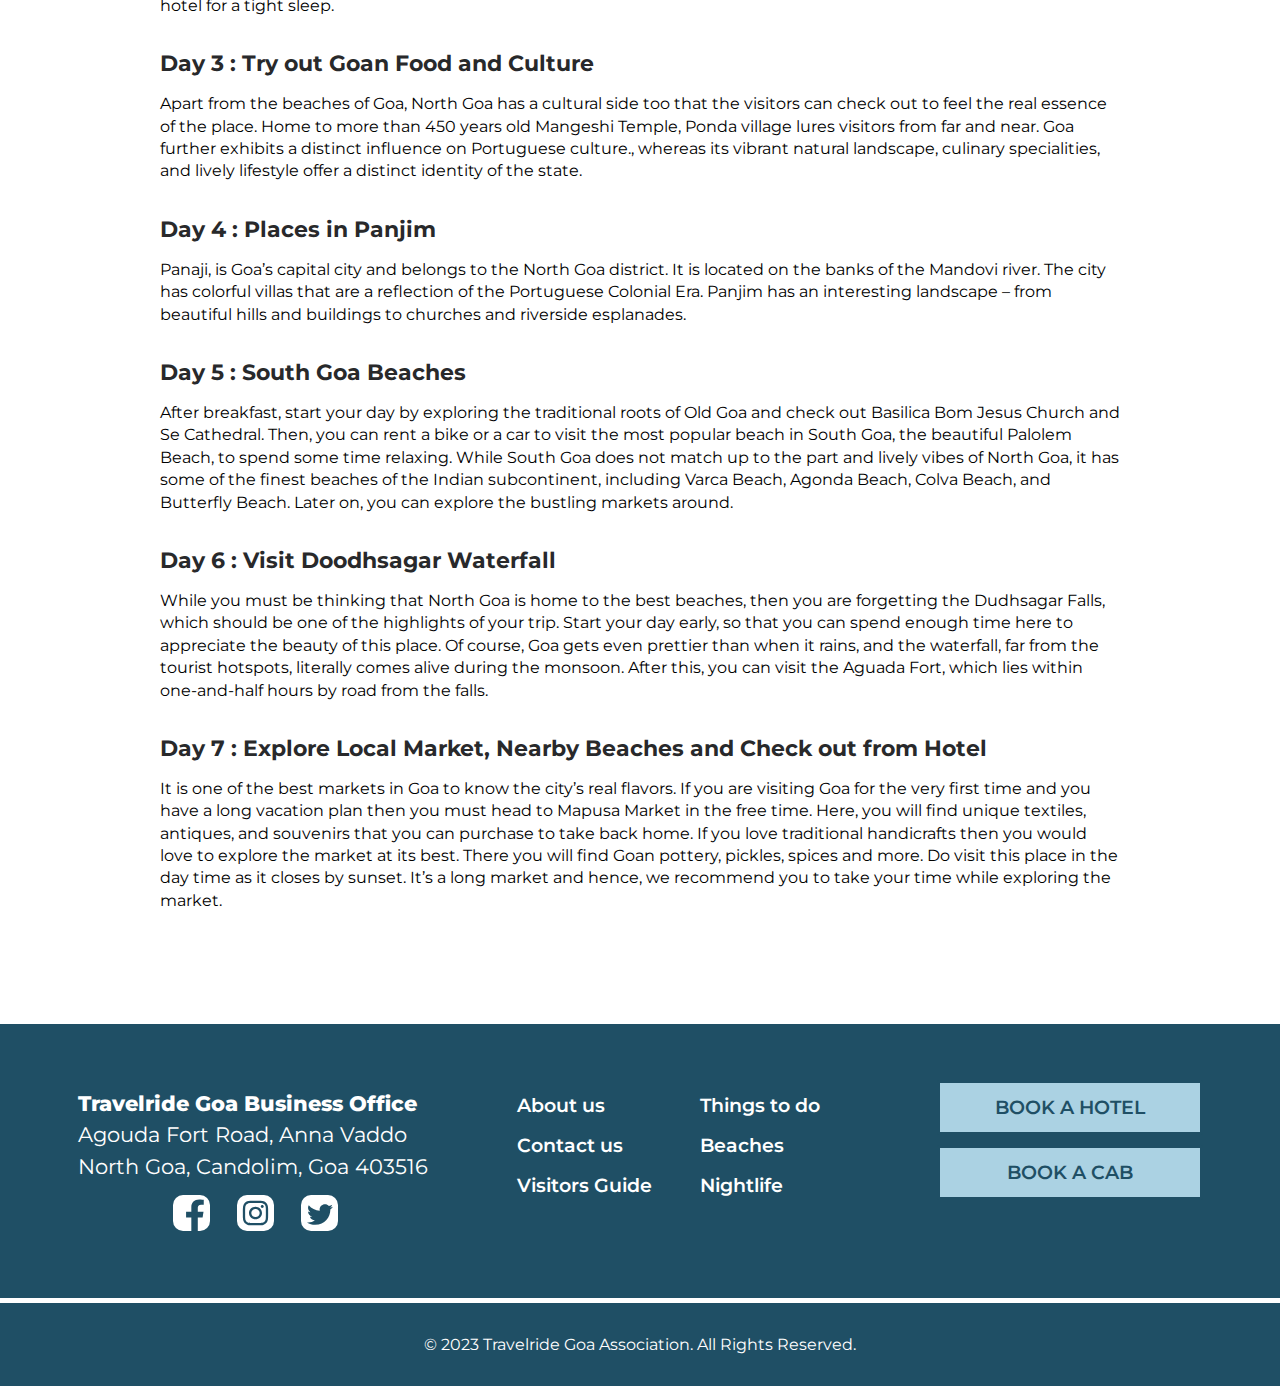
<file: exploreTrip.html>
<!DOCTYPE html>
<html lang="en">
  <head>
    <meta charset="UTF-8" />
    <meta http-equiv="X-UA-Compatible" content="IE=edge" />
    <meta name="viewport" content="width=device-width, initial-scale=1.0" />
    <meta name="google-adsense-account" content="ca-pub-6818999059377168">
    <title>Explore Trips | Travel Ride Goa</title>
    <link rel="stylesheet" href="style.css" />
    <link rel="stylesheet" href="exploreTrip.css" />
    <link rel="icon" type="image/x-icon" href="/Images/favicon.ico" />


    <meta name="description" content="Ready to explore? Plan perfect day trips and adventures from Goa." />
<meta name="keywords" content="Goa trips, explore Goa, travel Goa, adventure trips Goa, day trips Goa" />

<meta property="og:title" content="Explore Trips from Goa" />
<meta property="og:description" content="Discover nearby getaways and short trips around Goa." />
<meta property="og:image" content="/images/trips-preview.jpg" />
<meta property="og:url" content="https://travelridegoa.netlify.app/exploreTrip.html" />

<meta name="twitter:card" content="summary_large_image" />
<meta name="twitter:title" content="Explore Trips | Around Goa Adventures" />
<meta name="twitter:description" content="Get inspired by the best trip ideas near Goa." />
<meta name="twitter:image" content="/images/trips-preview.jpg" />

<script async src="https://pagead2.googlesyndication.com/pagead/js/adsbygoogle.js?client=ca-pub-6818999059377168"
     crossorigin="anonymous"></script>
  </head>
  <body>
    <header>
      <div class="logoName"><a href="index.html"><img src="./Images/travelride goa logo.svg" alt="travel_ride_goa_logo" style="height: 60px; width: 80px;"></a></div>
      <div class="hamburger">
        <img src="./icons/hamburger.svg" alt="menu" />
      </div>
      <nav class="nav-bar">
        <ul>
          <li>
            <a href="index.html" class="active">Home</a>
          </li>

          <li class="hiddenLi">
            <a href="thingsToDo.html" class="">Things To Do</a>
          </li>
          <li class="hiddenLi">
            <a href="offBeatGoa.html">Offbeat Places</a>
          </li>
          <li class="hiddenLi">
            <a href="eatndrink.html">Eat & Drinks</a>
          </li>
          <li class="hiddenLi">
            <a href="wheretostay.html">Where to Stay</a>
          </li>
          <li class="hiddenLi">
            <a href="visitorsGuide.html">Visitor's Guide</a>
          </li>
          <li class="hiddenLi">
            <a href="nightLifeInGoa.html">Nightlife</a>
          </li>
          <li>
            <a href="exploreTrip.html">Plan Your Trip</a>
          </li>
          <li>
            <a href="aboutUs.html">About us</a>
          </li>
          <li>
            <a href="contactusGoa.html"> Contact us</a>
          </li>
        </ul>
      </nav>
    </header>
    <div class="options">
      <ul class="optionUl">
        <li class="ListItemsOptionBar">
          <a href="thingsToDo.html" class="listitemAnchor"
            >Things To Do
            <img
              class="optionNavIcon"
              src="./icons/plus icon navbar.svg"
              alt="icon"
              width="20px"
              height="20px"
          /></a>
        </li>
        <li class="ListItemsOptionBar">
          <a href="eatndrink.html" class="listitemAnchor">
            Eat & Drink<img
              class="optionNavIcon"
              src="./icons/plus icon navbar.svg"
              alt="icon"
              width="20px"
              height="20px"
          /></a>
        </li>
        <li class="ListItemsOptionBar">
          <a href="offBeatGoa.html" class="listitemAnchor"
            >Offbeat Goa
            <img
              class="optionNavIcon"
              src="./icons/plus icon navbar.svg"
              alt="icon"
              width="20px"
              height="20px"
          /></a>
        </li>
        <li class="ListItemsOptionBar">
          <a href="wheretostay.html" class="listitemAnchor"
            >Where to Stay
            <img
              class="optionNavIcon"
              src="./icons/plus icon navbar.svg"
              alt="icon"
              width="20px"
              height="20px"
          /></a>
        </li>
        <li class="ListItemsOptionBar">
          <a href="visitorsGuide.html" class="listitemAnchor">
            Visitors Guide
            <img
              class="optionNavIcon"
              src="./icons/plus icon navbar.svg"
              alt="icon"
              width="20px"
              height="20px"
          /></a>
        </li>
        <li class="ListItemsOptionBar">
          <a href="nightLifeInGoa.html" class="listitemAnchor">
            Nightlife<img
              class="optionNavIcon"
              src="./icons/plus icon navbar.svg"
              alt="icon"
              width="20px"
              height="20px"
          /></a>
        </li>
      </ul>
    </div>
    <div class="exploreTrip-container1">
      <div class="exploreTrip-minititleCon1"><span> Goa </span></div>
      <div class="exploreTrip-titleCon1"><h1>Trip Ideas</h1></div>
      <div class="exploreTrip-para1">
        <p>
          Have no fear; our trip ideas offer sample itineraries and ideas to
          help you plan. Whether it’s a short weekend trip or a week-long bucket
          list visit; whether you’re traveling and have an open afternoon with
          friends or family; whether you want to see all the North Goa or just
          want to focus on South Goa we are there for you. We have some great
          ideas to allow us to help plan your vacation if it’s your first trip
          or a repeat visit.
        </p>
      </div>
    </div>
    <div class="exploreTrip-Container2">
      <div class="itinerary">
        <span><h2>Itineraries for Goa Trip</h2></span>
      </div>
      <div class="shortTrip">
        <h4 class="exploreTrip-weekendTrip">Short Weekend Trip</h4>
        <p>
          Lorem, ipsum dolor sit amet consectetur adipisicing elit. Esse nobis
          corrupti consequatur nostrum illum solut.
        </p>

        <div class="exploreTrip-daywise1">
          <span><h5>Day 1 : North Goa</h5></span>
          <p>
            North Goa is where fun and fervor run high. And the place also has
            many historical forts, churches, temples, and museums to attract
            travelers and history buffs. Our itinerary for Day 1 in Goa includes
            a mix of historical and leisurely attractions and activities
          </p>
        </div>
        <ul>
          <li>1. Agouda Fort</li>

          <p>
            Fort Aguada is a massive and marvelous citadel defining the
            landscape of Goa. The fort together with its lighthouse is one of
            the most visited attractions in Goa. Situated in Candolim, a major
            tourist hub in North Goa, Fort Aguada stands overlooking the Arabian
            Sea and offers mesmerizing views of the surrounding areas.
          </p>
          <li>2. Anjuna Beach</li>
          <p>
            Amongst the most popular beaches in Goa, Anjuna Beach has a rich
            past of hippie culture. However, this beach that stretches almost 2
            km is also popular amongst families and water sports lovers. At
            night, Anjuna Beach becomes one of the best hubs in Goa for
            nightlife. At Anjuna Beach, there is one of the most popular
            nightclubs in Goa, Paradiso. There are a number of great eateries
            like Curlies that’s perfect as a daytime hangout. Apart from its
            scenic beach stretch, Anjuna is also known for its Wednesday Flea
            Market.
          </p>
          <li>3. Calangute Beach</li>
          <p>
            Calangute Beach is unarguably one of the most popular beaches in
            Goa. It is also the busiest beach in North Goa with restaurants,
            shacks, and clubs fringing it. Calangute is also quite popular
            amongst adventurers as it has a number of watersports available like
            parasailing, water surfing, banana ride and jet-skiing. The
            nightlife of Calangute Beach is the best with crazy parties and live
            music for the nightlife lover.
          </p>
          <li>4. Baga Beach</li>
          <p>
            One of the most happening beaches in Goa, Baga Beach is where you
            will find water sports, fine dining restaurants, bars, and clubs.
            Situated in North Goa, Baga Beach is bordered by Calangute and
            Anjuna Beaches. Watersports are the major attraction of Baga Beach.
            Parasailing, wakeboarding, windsurfing, kite surfing, jet skiing are
            some of the top watersports activities to enjoy in Baga Beach. One
            can also go for dolphin spotting tours and island trips from the
            beach.
          </p>
        </ul>
        <div class="exploreTrip-daywise1">
          <span><h5>Day 2 : South Goa</h5></span>
          <p>
            South Goa is a complete blend of historical churches and temples,
            exotic and sandy beaches, glimpses of Portuguese architecture,
            delicious seafood, and an undisputable romantic vibe.
          </p>
        </div>
        <ul>
          <li>1. Colva Beach</li>

          <p>
            The captivating Colva Beach, located in South Goa, is one of the
            most visited beach of Goa. The 2.5 km long beach is known for its
            powdery white sands flanked by swaying coconut trees that add to its
            beauty. It looks more stunning with shacks, nightclubs and souvenir
            stalls all around. Colva Beach is also popular for water sports like
            paragliding, jet-skiing, snorkelling, speed boat ride and banana
            boat rides. It is visited by tourists for its stunning sunset and
            calming blue waves. While the Colva Beach is serene for
            peace-lovers, it perks up at night for party-lovers. With the
            nonchalant ambience, mesmerizing view of the endless beach and
            spirited people, Colva Beach is one of the most loved beaches of
            Goa.
          </p>
          <li>2. Butterfly Beach</li>
          <p>
            A hidden land of adventure, peppered with some stunning views &
            aquatic life; that’s Butterfly Beach for you! The beauty of the
            hidden gem has an aura of calmness and bliss attached to it.
            Semi-circle shaped landscape, millions of butterflies flying over
            the hilltop blossoms, and acrobatics of the dolphins around ensure a
            wonderful experience at the Butterfly Beach in Goa.
          </p>
          <li>3. Cabo de rama</li>
          <p>
            Drive far to the Southern Goa, through the muddy off-track road to
            arrive at the edge of the Sea and get ready to witness the glory of
            past - Cabo de Rama fort. The fort is perched between the two famous
            beaches in South Goa - Cavelossim, and Agonda. The Hindu rulers and
            the Portuguese rulers both had hands behind development of this
            fort. So, this gives you a chance to explore the architecture
            wonders of various cultures. One path of the fort will take you to
            the top of it and other to its on-premise church.
          </p>
        </ul>
        <div class="exploreTrip-daywise1">
          <span><h5>Day 3 : Panaji City and Surroundings</h5></span>
          <p>
            North Goa is where fun and fervor run high. And the place also has
            many historical forts, churches, temples, and museums to attract
            travelers and history buffs. Our itinerary for Day 1 in Goa includes
            a mix of historical and leisurely attractions and activities
          </p>
        </div>
        <ul>
          <li>1. Immaculate Conceptional Church</li>

          <p>
            One of the first churches that have been built in Goa, Church of Our
            Lady of Immaculate Conception is located in the heart of Goa’s
            capital city Panjim. It is believed that this church was built even
            before 1541. From the gallery of the church you can get an amazing
            view of the entire city. It is located on a hillside, as stands just
            above the Idalco Palace
          </p>
          <li>2. Dona Paula Beach</li>
          <p>
            Dona Paula beach is located at a distance of 7 km from Panjim and
            popularly called the lovers’ paradise in Goa. The name of the beach
            has been kept after the then Viceroy’s daughter Dona Paula de
            Menezes who was believed to be madly in love with a fisherman. Her
            insane love for the fisherman drove her to jump off the cliff when
            the Viceroy refused to strike a marriage alliance between the two.
          </p>
          <li>3. Old Goa Church</li>
          <p>
            The Basilica of Bom Jesus Church located in Goa is one of a kind in
            India and is known for its exemplary baroque architecture. Built in
            1594 and consecrated in 1605, the building of this church coincides
            with the beginning of Christianity in India. The church is located
            in Old Goa in Bainguinim about 10 km away from Panjim. The oldest
            church in Goa, it holds the remains of St. Francis Xavier, a special
            friend of St. Ignatius Loyola with whom he founded the Society of
            Jesus (Jesuits).
          </p>
          <li>4. Fontainhas</li>
          <p>
            Fontainhas is an old Latin quarter situated in Panaji. The
            Portuguese influence reflects in every bit of its architecture.
            Here, you get to see some really colorful houses with red-tiled
            roofs that make you feel like you are taking a stroll in the streets
            of Europe. This is perhaps one of the major reasons why you will
            find this place absolutely stunning. The overall look and feel of
            this place strongly resemble that of the Mediterranean city.
          </p>
        </ul>
      </div>

      <div class="longTrip">
        <h4 class="exploreTrip-weekendTrip">Week-Long Trip</h4>
        <p class="longTrip-IntroPara">
          Goa is popular both as a beach destination as well as a part
          destination. To have the best time of your life when in Goa, you need
          to have a perfect itinerary. Here, we bring to you the ultimate Goa
          itinerary for 7 day; a week that will guarantee a fun-filled as well
          as a memorable vacation.
        </p>
        <div class="exploretrip-weeklong">
          <div class="exploreTrip-day1 exploreTrip-WeeklongDays">
            <h5 class="exploreTrip-weeklongDaysH5">
              Day 1 : Arrival & Check in
            </h5>
            <p>
              Upon reaching Goa, you can check-in to your hotel, and either opt
              to spend your day relaxing, or head out to explore the nearby
              markets. It’s advisable that you plan your trip in such a manner
              that you reach as close to a beach as possible, so that you can
              have the second half of your day to explore the nearby areas.
            </p>
          </div>
          <div class="exploreTrip-day2 exploreTrip-WeeklongDays">
            <h5 class="exploreTrip-weeklongDaysH5">
              Day 2 : Visit Forts and Beaches in North Goa
            </h5>
            <p>
              After having your breakfast, you can set off to North Goa, and
              enjoy some remarkable sightseeing tours of historical churches and
              forts. Of course, beaches would be on your itinerary; if you ask
              us, we would recommend visiting Vagator, Baga, and Calangute
              beaches, where you can also indulge in some thrilling water
              sports. Later, you can move around Mapusa; then if you have time,
              pay a visit to Shri Bodegshwar Temple. End your day on a high note
              and return to your hotel for a tight sleep.
            </p>
          </div>
          <div class="exploreTrip-day3 exploreTrip-WeeklongDays">
            <h5 class="exploreTrip-weeklongDaysH5">
              Day 3 : Try out Goan Food and Culture
            </h5>
            <p>
              Apart from the beaches of Goa, North Goa has a cultural side too
              that the visitors can check out to feel the real essence of the
              place. Home to more than 450 years old Mangeshi Temple, Ponda
              village lures visitors from far and near. Goa further exhibits a
              distinct influence on Portuguese culture., whereas its vibrant
              natural landscape, culinary specialities, and lively lifestyle
              offer a distinct identity of the state.
            </p>
          </div>
          <div class="exploreTrip-day4 exploreTrip-WeeklongDays">
            <h5 class="exploreTrip-weeklongDaysH5">Day 4 : Places in Panjim</h5>
            <p>
              Panaji, is Goa’s capital city and belongs to the North Goa
              district. It is located on the banks of the Mandovi river. The
              city has colorful villas that are a reflection of the Portuguese
              Colonial Era. Panjim has an interesting landscape – from beautiful
              hills and buildings to churches and riverside esplanades.
            </p>
          </div>
          <div class="exploreTrip-day5 exploreTrip-WeeklongDays">
            <h5 class="exploreTrip-weeklongDaysH5">
              Day 5 : South Goa Beaches
            </h5>
            <p>
              After breakfast, start your day by exploring the traditional roots
              of Old Goa and check out Basilica Bom Jesus Church and Se
              Cathedral. Then, you can rent a bike or a car to visit the most
              popular beach in South Goa, the beautiful Palolem Beach, to spend
              some time relaxing. While South Goa does not match up to the part
              and lively vibes of North Goa, it has some of the finest beaches
              of the Indian subcontinent, including Varca Beach, Agonda Beach,
              Colva Beach, and Butterfly Beach. Later on, you can explore the
              bustling markets around.
            </p>
          </div>
          <div class="exploreTrip-day6 exploreTrip-WeeklongDays">
            <h5 class="exploreTrip-weeklongDaysH5">
              Day 6 : Visit Doodhsagar Waterfall
            </h5>
            <p>
              While you must be thinking that North Goa is home to the best
              beaches, then you are forgetting the Dudhsagar Falls, which should
              be one of the highlights of your trip. Start your day early, so
              that you can spend enough time here to appreciate the beauty of
              this place. Of course, Goa gets even prettier than when it rains,
              and the waterfall, far from the tourist hotspots, literally comes
              alive during the monsoon. After this, you can visit the Aguada
              Fort, which lies within one-and-half hours by road from the falls.
            </p>
          </div>
          <div class="exploreTrip-day7 exploreTrip-WeeklongDays">
            <h5 class="exploreTrip-weeklongDaysH5">
              Day 7 : Explore Local Market, Nearby Beaches and Check out from
              Hotel
            </h5>
            <p>
              It is one of the best markets in Goa to know the city’s real
              flavors. If you are visiting Goa for the very first time and you
              have a long vacation plan then you must head to Mapusa Market in
              the free time. Here, you will find unique textiles, antiques, and
              souvenirs that you can purchase to take back home. If you love
              traditional handicrafts then you would love to explore the market
              at its best. There you will find Goan pottery, pickles, spices and
              more. Do visit this place in the day time as it closes by sunset.
              It’s a long market and hence, we recommend you to take your time
              while exploring the market.
            </p>
          </div>
        </div>
      </div>
    </div>
    <div class="container10">
      <div class="container10-box1">
        <ul class="address">
          <strong><li>Travelride Goa Business Office</li></strong>
          <li>Agouda Fort Road, Anna Vaddo</li>
          <li>North Goa, Candolim, Goa 403516</li>
        </ul>
        <ul class="social">
          <li>
            <a href="https://www.facebook.com"></a>
            <img class="contact_icon" src="./icons/fb icon.svg" alt="fbicon" />
          </li>
          <li>
            <img class="contact_icon" src="./icons/insta svg.svg" alt="insta" />
            <a href="https://www.instagram.com"></a>
          </li>
          <li>
            <a href="https://www.twitter.com"></a>
            <img
              class="contact_icon"
              src="./icons/twiiter svg.svg"
              alt="tweet"
            />
          </li>
        </ul>
      </div>

      <div class="container10-box2">
        <div class="footerLists">
          <ul>
            <li>
              <a href="aboutUs.html">About us</a>
            </li>
            <li><a href="contactusGoa.html">Contact us</a></li>
            <li><a href="visitorsGuide.html">Visitors Guide</a></li>
          </ul>
          <div class="footerList2">
            <ul>
              <li><a href="thingsToDo.html">Things to do</a></li>
              <li><a href="breezyBeaches.html">Beaches</a></li>
              <li><a href="nightLifeInGoa.html">Nightlife</a></li>
            </ul>
          </div>
        </div>
        <div class="footer-btns">
          <a class="bookHotelBtn" href="https://www.booking.com"
            >Book a Hotel</a
          >
          <a class="bookCabBtn" href="https://www.goamiles.com">Book a Cab </a>
        </div>
      </div>
    </div>
    <footer>
      <div class="horizonline"></div>
      <div class="footers">
        <span
          >&#169; 2023 Travelride Goa Association. All Rights Reserved.</span
        >
      </div>
    </footer>

    <script>
      hamburger = document.querySelector(".hamburger");
      hamburger.onclick = function () {
        navBar = document.querySelector(".nav-bar");
        navBar.classList.toggle("active");
        optionss = document.querySelector(".options");
        optionss.classList.toggle("active");
      };
    </script>
    <script src="script.js"></script>
  </body>
</html>
</file>
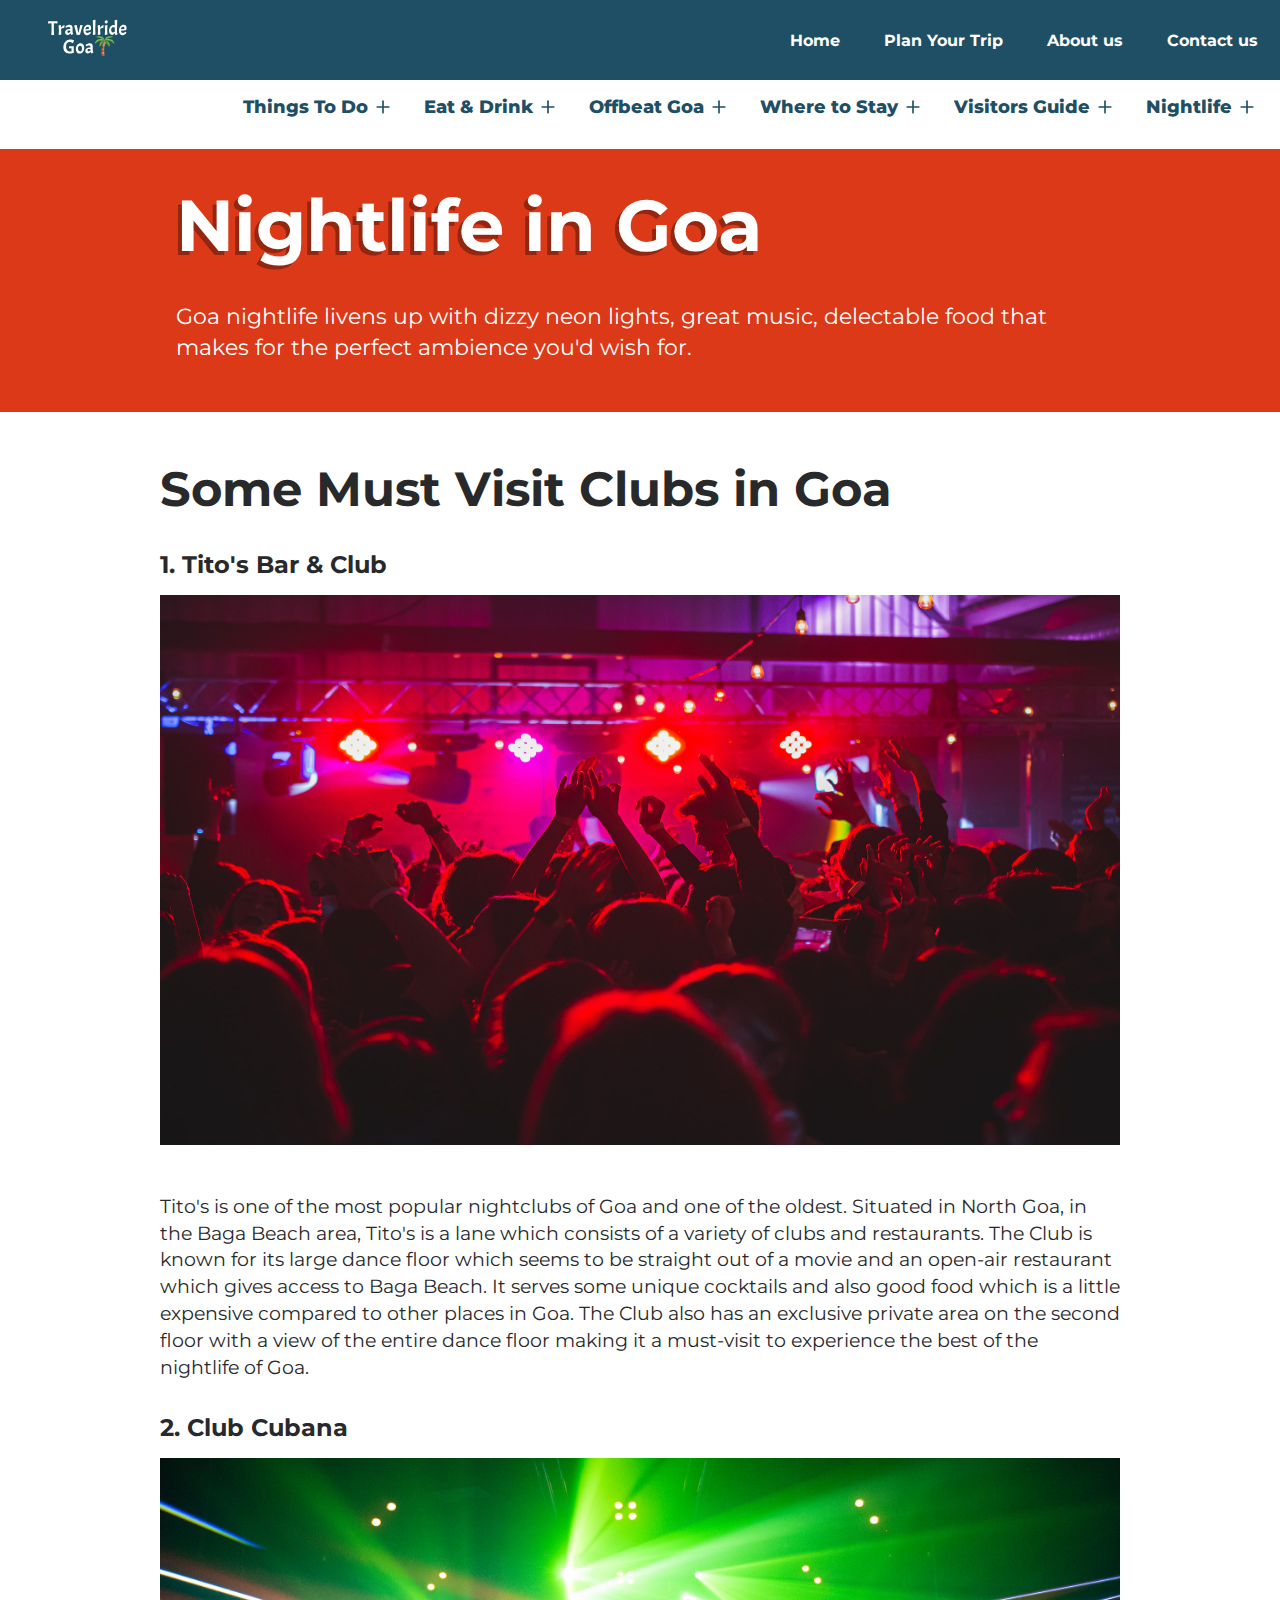
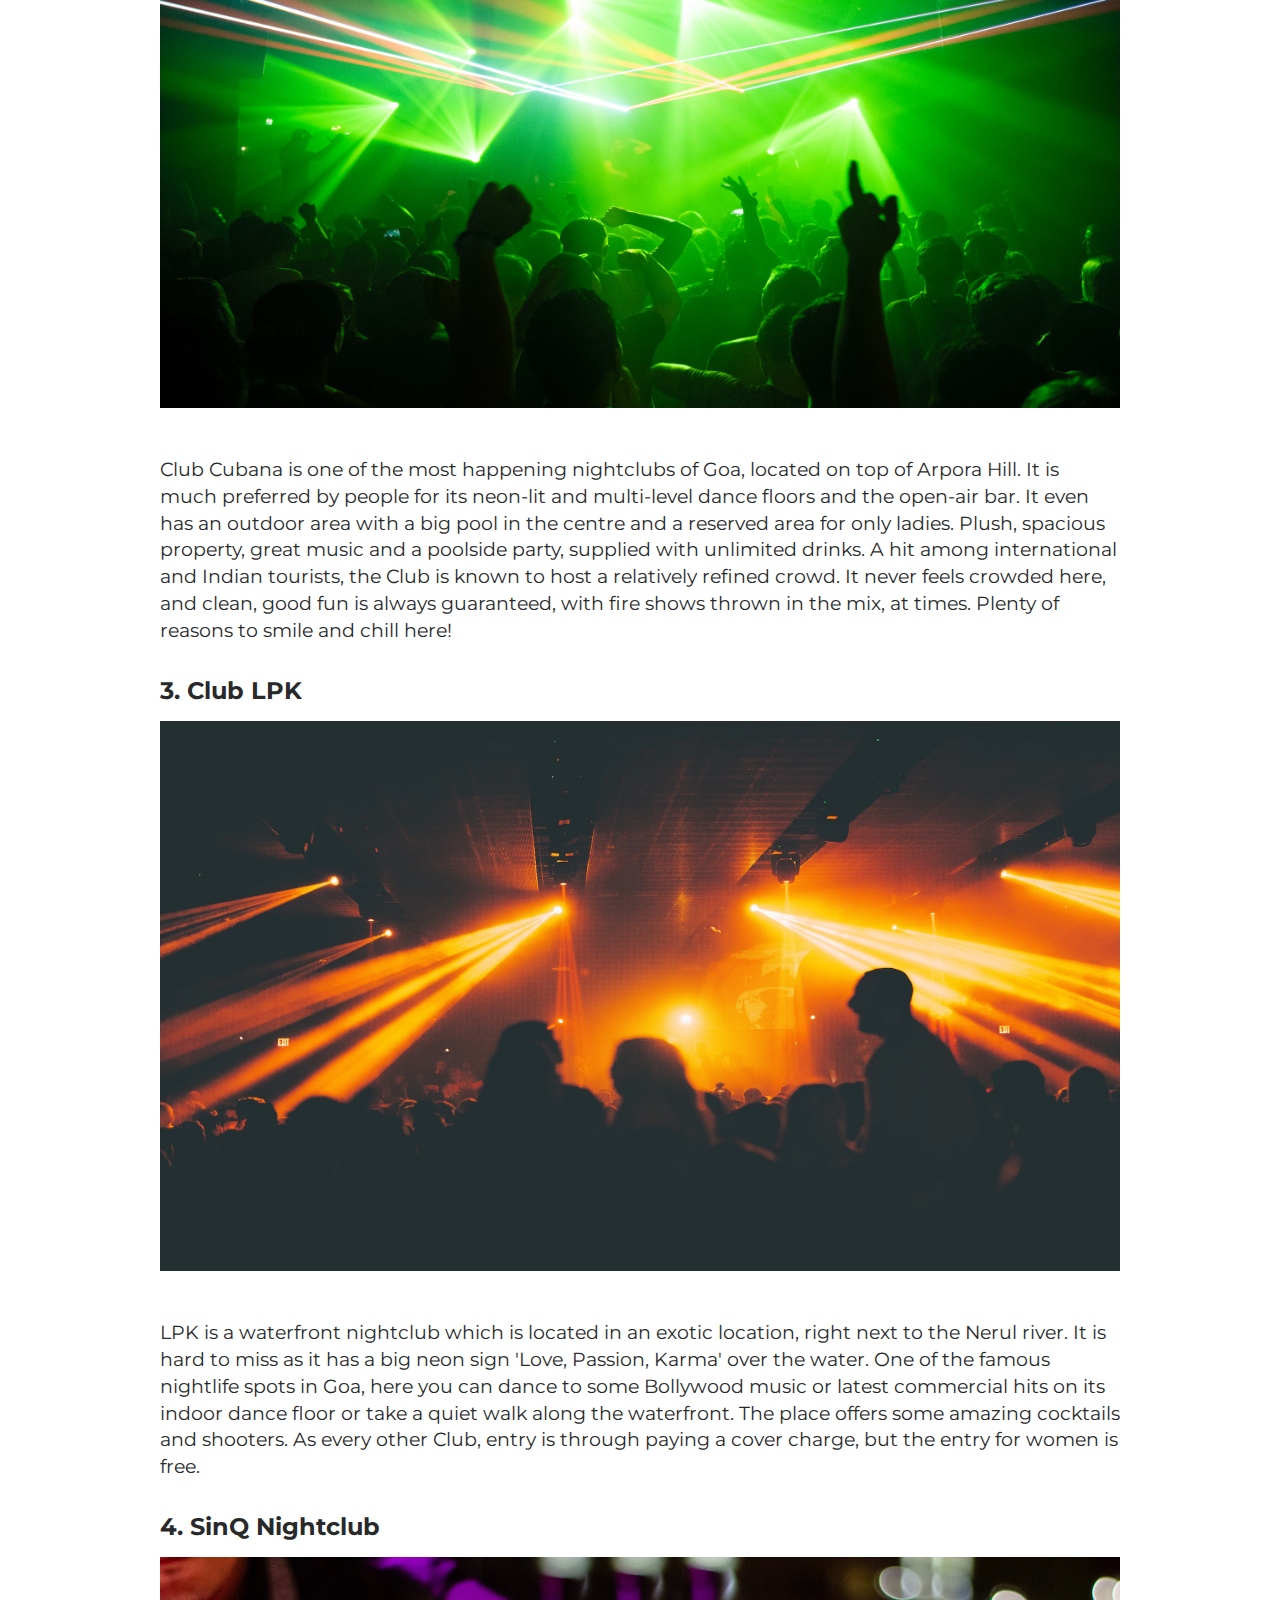
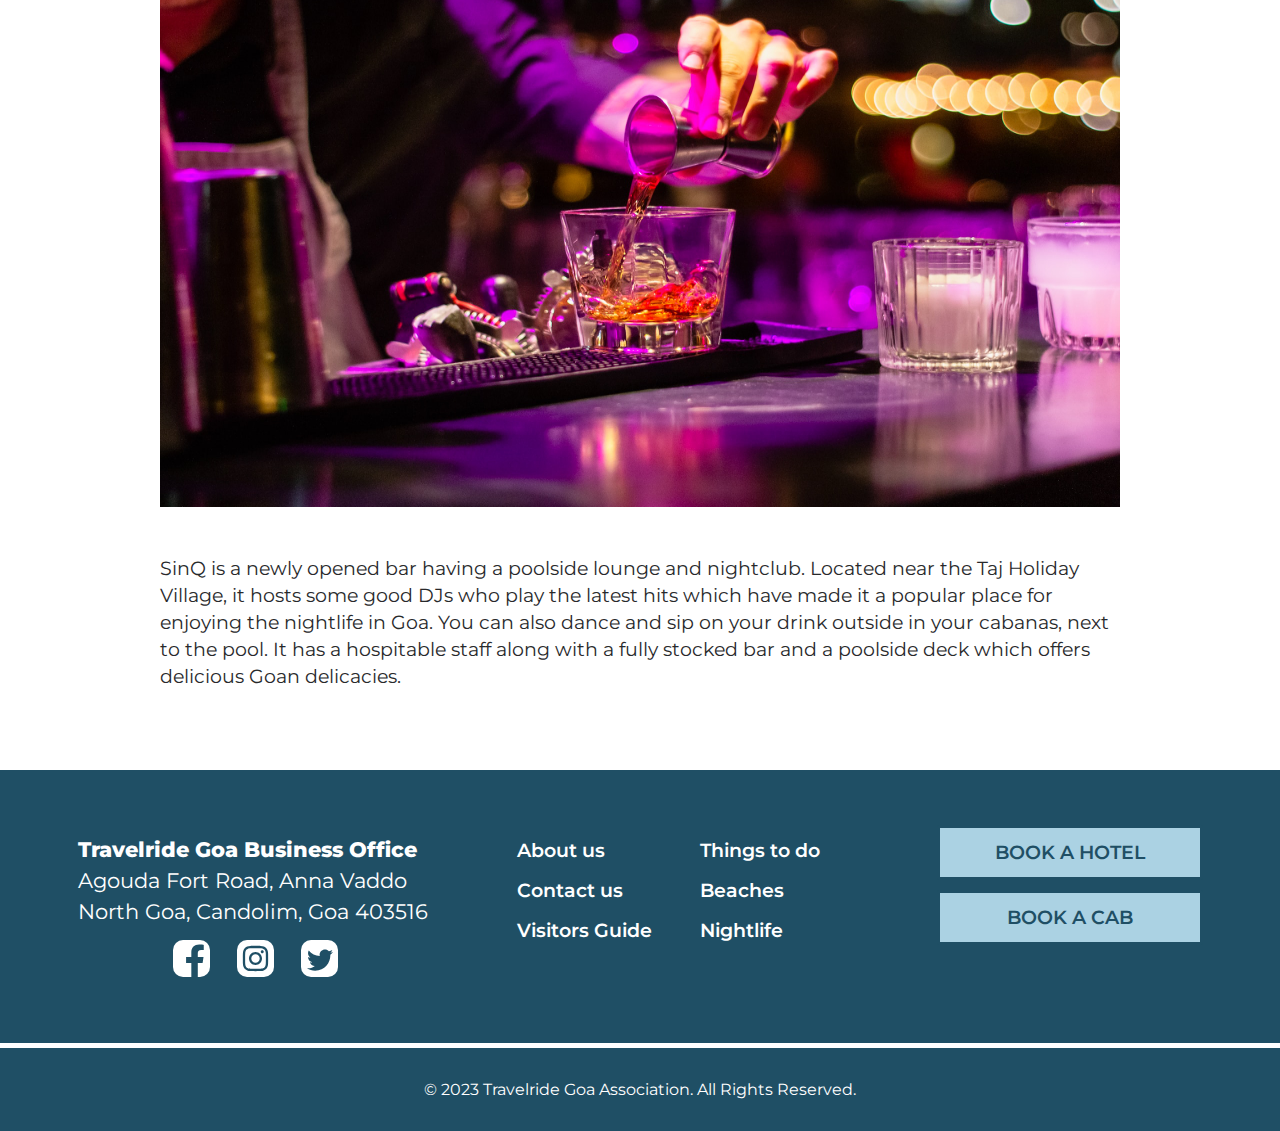
<file: nightLifeInGoa.html>
<!DOCTYPE html>
<html lang="en">
  <head>
    <meta charset="UTF-8" />
    <meta http-equiv="X-UA-Compatible" content="IE=edge" />
    <meta name="viewport" content="width=device-width, initial-scale=1.0" />
    <meta name="google-adsense-account" content="ca-pub-6818999059377168">
    <title>Nightlife in Goa | Best Clubs, Bars & Parties</title>
    <link rel="stylesheet" href="nightLifeInGoa.css" />

    <meta name="description" content="Party all night! Find Goa's best clubs, beach parties, and nightlife spots." />
<meta name="keywords" content="Goa nightlife, Goa clubs, beach parties, Goa bars, party in Goa" />

<meta property="og:title" content="Goa Nightlife Guide" />
<meta property="og:description" content="Where the party never ends — Goa's nightlife hotspots." />
<meta property="og:image" content="/images/nightlife-preview.jpg" />
<meta property="og:url" content="https://travelridegoa.netlify.app/nightlifeInGoa.html" />

<meta name="twitter:card" content="summary_large_image" />
<meta name="twitter:title" content="Nightlife in Goa" />
<meta name="twitter:description" content="From beach raves to elegant bars — here’s your nightlife guide." />
<meta name="twitter:image" content="/images/nightlife-preview.jpg" />
<link rel="icon" type="image/x-icon" href="/Images/favicon.ico" />

<script async src="https://pagead2.googlesyndication.com/pagead/js/adsbygoogle.js?client=ca-pub-6818999059377168"
crossorigin="anonymous"></script>
  </head>
  <body>
    <header>
      <div class="logoName"><a href="index.html"><img src="./Images/travelride goa logo.svg" alt="travel_ride_goa_logo" style="height: 60px; width: 80px;"></a></div>
      <div class="hamburger">
        <img src="./icons/hamburger.svg" alt="menu" />
      </div>
      <nav class="nav-bar">
        <ul>
          <li>
            <a href="index.html" class="active">Home</a>
          </li>

          <li class="hiddenLi">
            <a href="thingsToDo.html" class="">Things To Do</a>
          </li>
          <li class="hiddenLi">
            <a href="offBeatGoa.html">Offbeat Places</a>
          </li>
          <li class="hiddenLi">
            <a href="eatndrink.html">Eat & Drinks</a>
          </li>
          <li class="hiddenLi">
            <a href="wheretostay.html">Where to Stay</a>
          </li>
          <li class="hiddenLi">
            <a href="visitorsGuide.html">Visitor's Guide</a>
          </li>
          <li class="hiddenLi">
            <a href="nightLifeInGoa.html">Nightlife</a>
          </li>
          <li>
            <a href="exploreTrip.html">Plan Your Trip</a>
          </li>
          <li>
            <a href="aboutUs.html">About us</a>
          </li>
          <li>
            <a href="contactusGoa.html"> Contact us</a>
          </li>
        </ul>
      </nav>
    </header>
    <div class="options">
      <ul class="optionUl">
        <li class="ListItemsOptionBar">
          <a href="thingsToDo.html" class="listitemAnchor"
            >Things To Do
            <img
              class="optionNavIcon"
              src="./icons/plus icon navbar.svg"
              alt="icon"
              width="20px"
              height="20px"
          /></a>
        </li>
        <li class="ListItemsOptionBar">
          <a href="eatndrink.html" class="listitemAnchor">
            Eat & Drink<img
              class="optionNavIcon"
              src="./icons/plus icon navbar.svg"
              alt="icon"
              width="20px"
              height="20px"
          /></a>
        </li>
        <li class="ListItemsOptionBar">
          <a href="offBeatGoa.html" class="listitemAnchor"
            >Offbeat Goa
            <img
              class="optionNavIcon"
              src="./icons/plus icon navbar.svg"
              alt="icon"
              width="20px"
              height="20px"
          /></a>
        </li>
        <li class="ListItemsOptionBar">
          <a href="wheretostay.html" class="listitemAnchor"
            >Where to Stay
            <img
              class="optionNavIcon"
              src="./icons/plus icon navbar.svg"
              alt="icon"
              width="20px"
              height="20px"
          /></a>
        </li>
        <li class="ListItemsOptionBar">
          <a href="visitorsGuide.html" class="listitemAnchor">
            Visitors Guide
            <img
              class="optionNavIcon"
              src="./icons/plus icon navbar.svg"
              alt="icon"
              width="20px"
              height="20px"
          /></a>
        </li>
        <li class="ListItemsOptionBar">
          <a href="nightLifeInGoa.html" class="listitemAnchor">
            Nightlife<img
              class="optionNavIcon"
              src="./icons/plus icon navbar.svg"
              alt="icon"
              width="20px"
              height="20px"
          /></a>
        </li>
      </ul>
    </div>
    <div class="nightlifeGoa-container1">
      <h2>Nightlife in Goa</h2>
      <p>
        Goa nightlife livens up with dizzy neon lights, great music, delectable
        food that makes for the perfect ambience you'd wish for.
      </p>
    </div>
    <div class="nightlifeGoa-container2">
      <div class="nightlifeHeading"><h4>Some Must Visit Clubs in Goa</h4></div>
      <div class="NightlifesubContainer">
        <div class="Clubheading">
          <h4>1. Tito's Bar & Club</h4>
        </div>
        <div class="nightlifeImg">
          <img
            src="./Images/Nightlife/Titos.jpg"
            alt=""
            width="1050px"
            height="550px"
          />
        </div>
        <div class="nighlifeClubinfo">
          <div class="clubparagraph">
            <p>
              Tito's is one of the most popular nightclubs of Goa and one of the
              oldest. Situated in North Goa, in the Baga Beach area, Tito's is a
              lane which consists of a variety of clubs and restaurants. The
              Club is known for its large dance floor which seems to be straight
              out of a movie and an open-air restaurant which gives access to
              Baga Beach. It serves some unique cocktails and also good food
              which is a little expensive compared to other places in Goa. The
              Club also has an exclusive private area on the second floor with a
              view of the entire dance floor making it a must-visit to
              experience the best of the nightlife of Goa.
            </p>
          </div>
        </div>
      </div>
      <div class="NightlifesubContainer">
        <div class="Clubheading">
          <h4>2. Club Cubana</h4>
        </div>
        <div class="nightlifeImg">
          <img
            src="./Images/Nightlife/Club Cubana.jpg"
            alt=""
            width="1050px"
            height="550px"
          />
        </div>
        <div class="nighlifeClubinfo">
          <div class="clubparagraph">
            <p>
              Club Cubana is one of the most happening nightclubs of Goa,
              located on top of Arpora Hill. It is much preferred by people for
              its neon-lit and multi-level dance floors and the open-air bar. It
              even has an outdoor area with a big pool in the centre and a
              reserved area for only ladies. Plush, spacious property, great
              music and a poolside party, supplied with unlimited drinks. A hit
              among international and Indian tourists, the Club is known to host
              a relatively refined crowd. It never feels crowded here, and
              clean, good fun is always guaranteed, with fire shows thrown in
              the mix, at times. Plenty of reasons to smile and chill here!
            </p>
          </div>
        </div>
      </div>
      <div class="NightlifesubContainer">
        <div class="Clubheading">
          <h4>3. Club LPK</h4>
        </div>
        <div class="nightlifeImg">
          <img
            src="./Images/Nightlife/krys-amon-vn8Falk7JbU-unsplash.jpg"
            alt=""
            width="1050px"
            height="550px"
          />
        </div>
        <div class="nighlifeClubinfo">
          <div class="clubparagraph">
            <p>
              LPK is a waterfront nightclub which is located in an exotic
              location, right next to the Nerul river. It is hard to miss as it
              has a big neon sign 'Love, Passion, Karma' over the water. One of
              the famous nightlife spots in Goa, here you can dance to some
              Bollywood music or latest commercial hits on its indoor dance
              floor or take a quiet walk along the waterfront. The place offers
              some amazing cocktails and shooters. As every other Club, entry is
              through paying a cover charge, but the entry for women is free.
            </p>
          </div>
        </div>
      </div>
      <div class="NightlifesubContainer">
        <div class="Clubheading">
          <h4>4. SinQ Nightclub</h4>
        </div>
        <div class="nightlifeImg">
          <img
            src="./Images/Nightlife/louis-hansel-yLUvnCFI500-unsplash.jpg"
            alt=""
            width="1050px"
            height="550px"
          />
        </div>
        <div class="nighlifeClubinfo">
          <div class="clubparagraph">
            <p>
              SinQ is a newly opened bar having a poolside lounge and nightclub.
              Located near the Taj Holiday Village, it hosts some good DJs who
              play the latest hits which have made it a popular place for
              enjoying the nightlife in Goa. You can also dance and sip on your
              drink outside in your cabanas, next to the pool. It has a
              hospitable staff along with a fully stocked bar and a poolside
              deck which offers delicious Goan delicacies.
            </p>
          </div>
        </div>
      </div>
    </div>
    <div class="container10">
      <div class="container10-box1">
        <ul class="address">
          <strong><li>Travelride Goa Business Office</li></strong>
          <li>Agouda Fort Road, Anna Vaddo</li>
          <li>North Goa, Candolim, Goa 403516</li>
        </ul>
        <ul class="social">
          <li>
            <a href="https://www.facebook.com"></a>
            <img class="contact_icon" src="./icons/fb icon.svg" alt="fbicon" />
          </li>
          <li>
            <img class="contact_icon" src="./icons/insta svg.svg" alt="insta" />
            <a href="https://www.instagram.com"></a>
          </li>
          <li>
            <a href="https://www.twitter.com"></a>
            <img
              class="contact_icon"
              src="./icons/twiiter svg.svg"
              alt="tweet"
            />
          </li>
        </ul>
      </div>

      <div class="container10-box2">
        <div class="footerLists">
          <ul>
            <li>
              <a href="aboutUs.html">About us</a>
            </li>
            <li><a href="contactusGoa.html">Contact us</a></li>
            <li><a href="visitorsGuide.html">Visitors Guide</a></li>
          </ul>
          <div class="footerList2">
            <ul>
              <li><a href="thingsToDo.html">Things to do</a></li>
              <li><a href="breezyBeaches.html">Beaches</a></li>
              <li><a href="nightLifeInGoa.html">Nightlife</a></li>
            </ul>
          </div>
        </div>
        <div class="footer-btns">
          <a class="bookHotelBtn" href="https://www.booking.com"
            >Book a Hotel</a
          >
          <a class="bookCabBtn" href="https://www.goamiles.com">Book a Cab </a>
        </div>
      </div>
    </div>
    <footer>
      <div class="horizonline"></div>
      <div class="footers">
        <span
          >&#169; 2023 Travelride Goa Association. All Rights Reserved.</span
        >
      </div>
    </footer>
    <script>
      hamburger = document.querySelector(".hamburger");
      hamburger.onclick = function () {
        navBar = document.querySelector(".nav-bar");
        navBar.classList.toggle("active");
        optionss = document.querySelector(".options");
        optionss.classList.toggle("active");
      };
    </script>
    <script src="script.js"></script>
  </body>
</html>
</file>
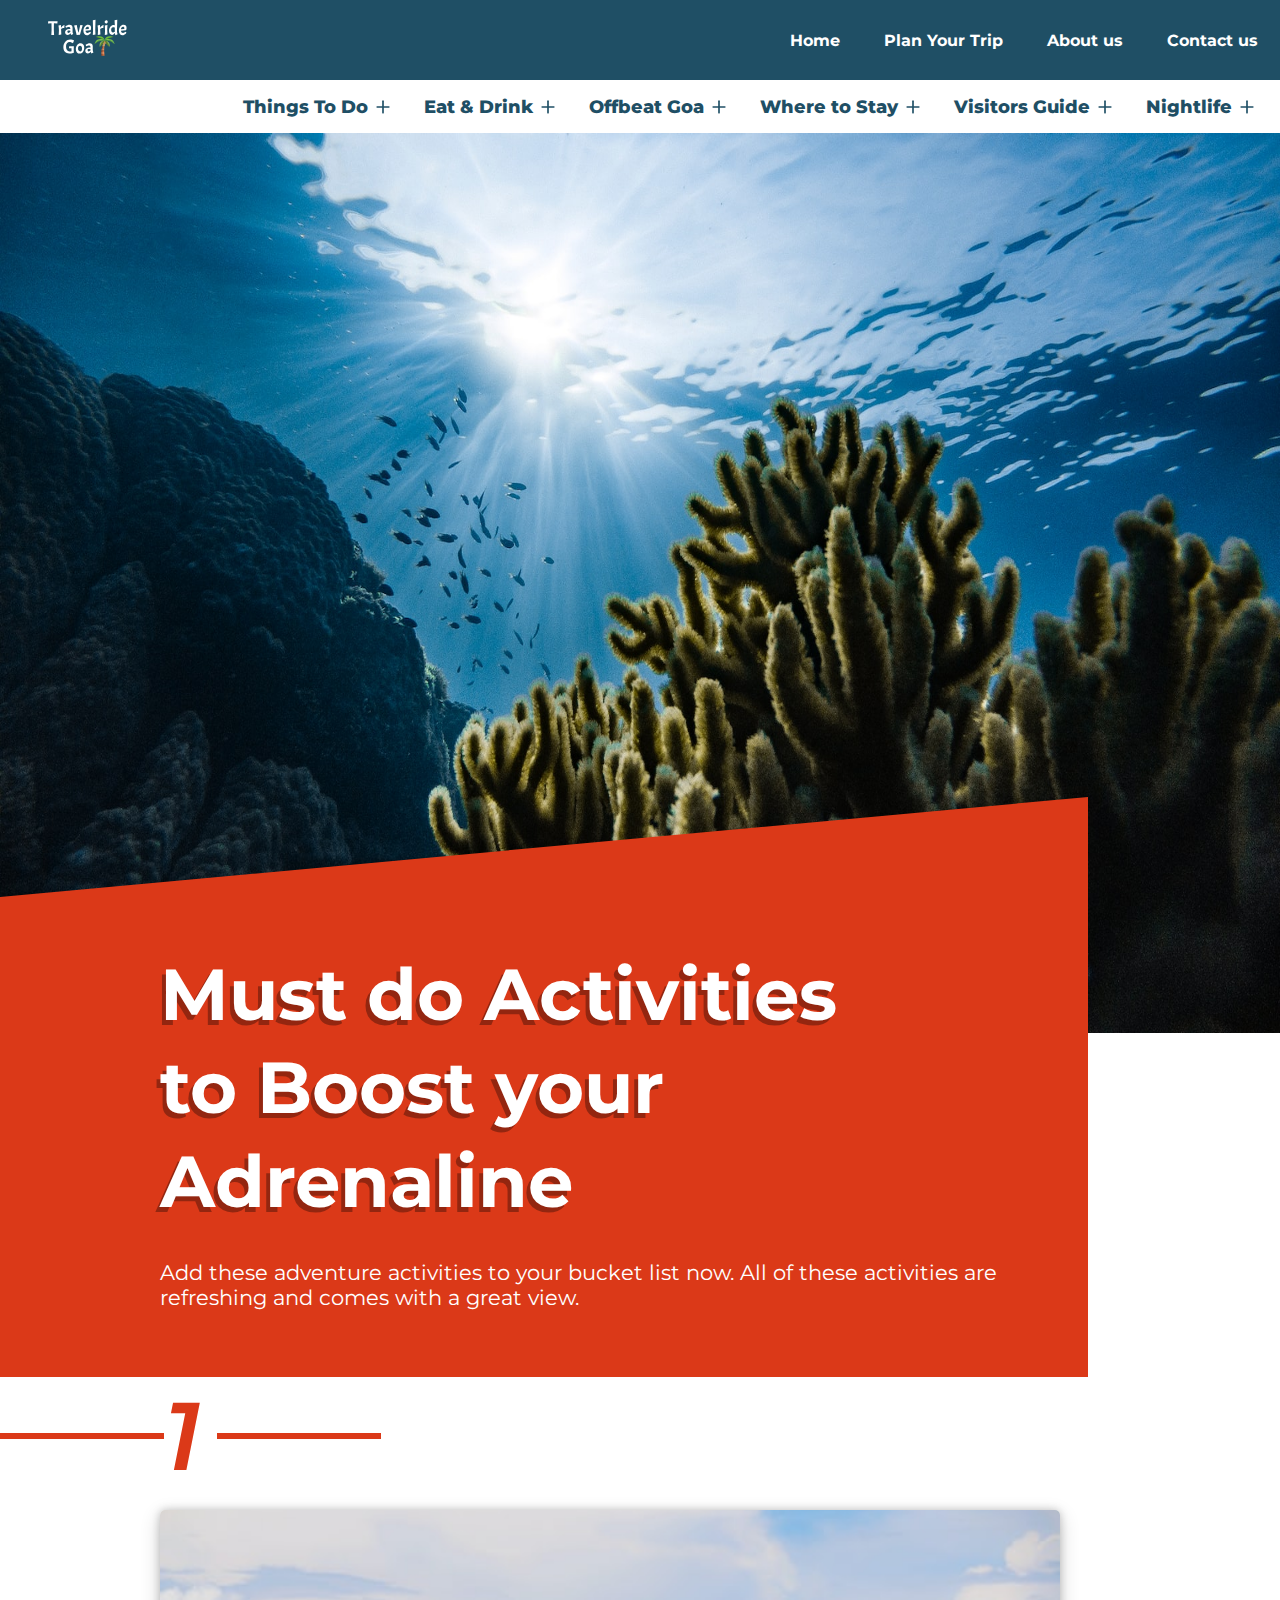
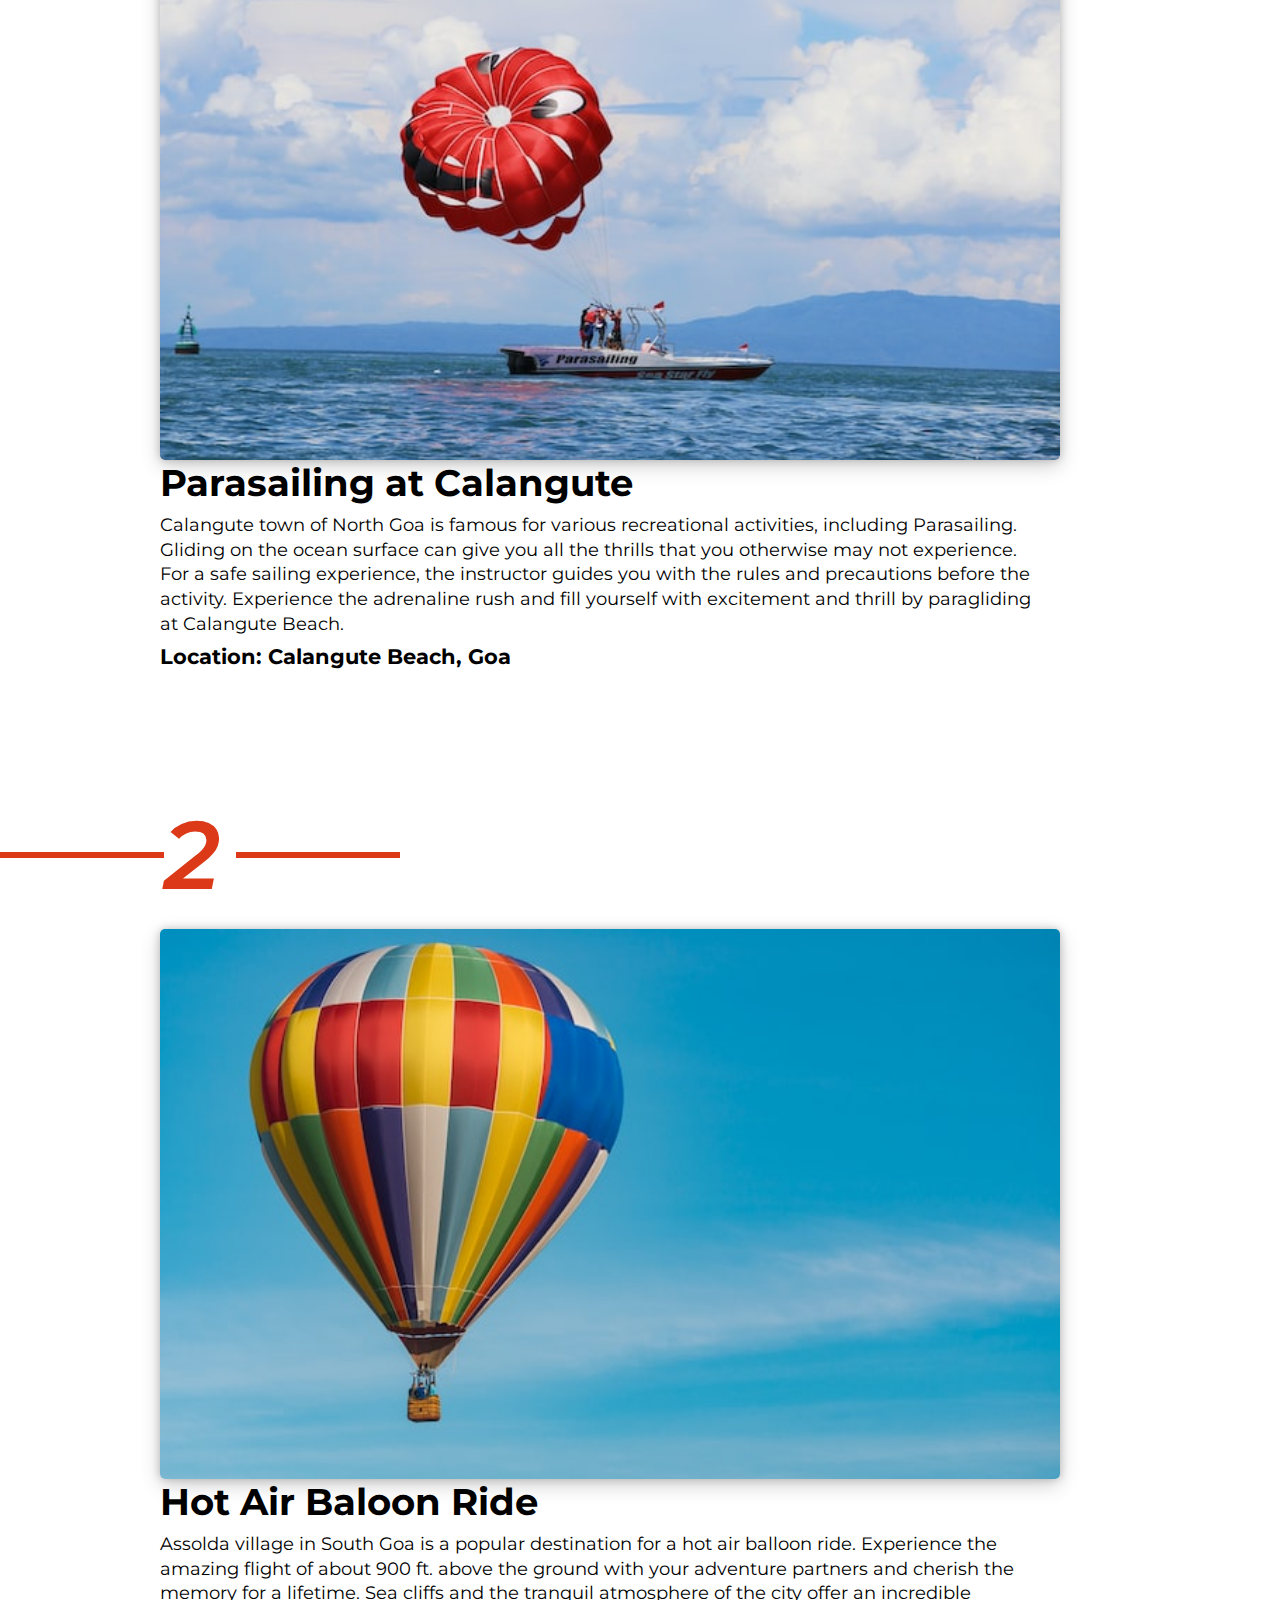
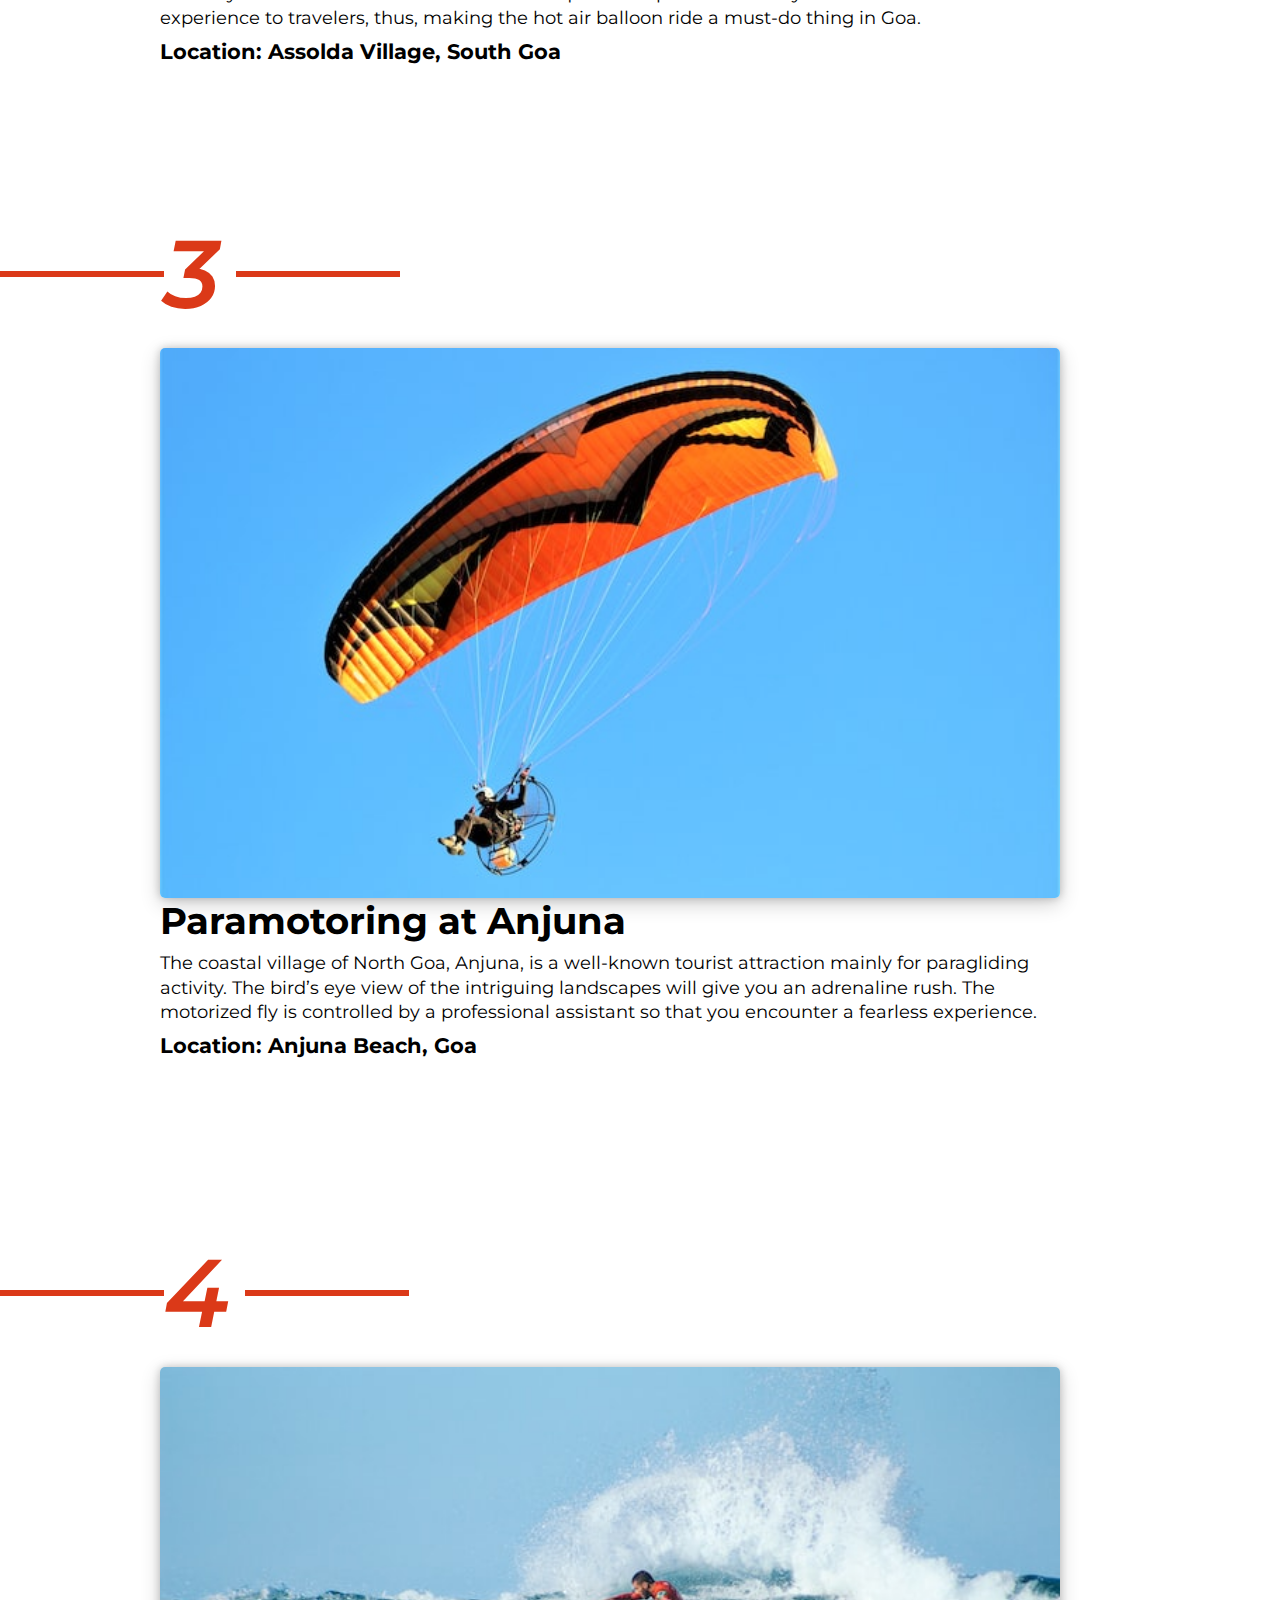
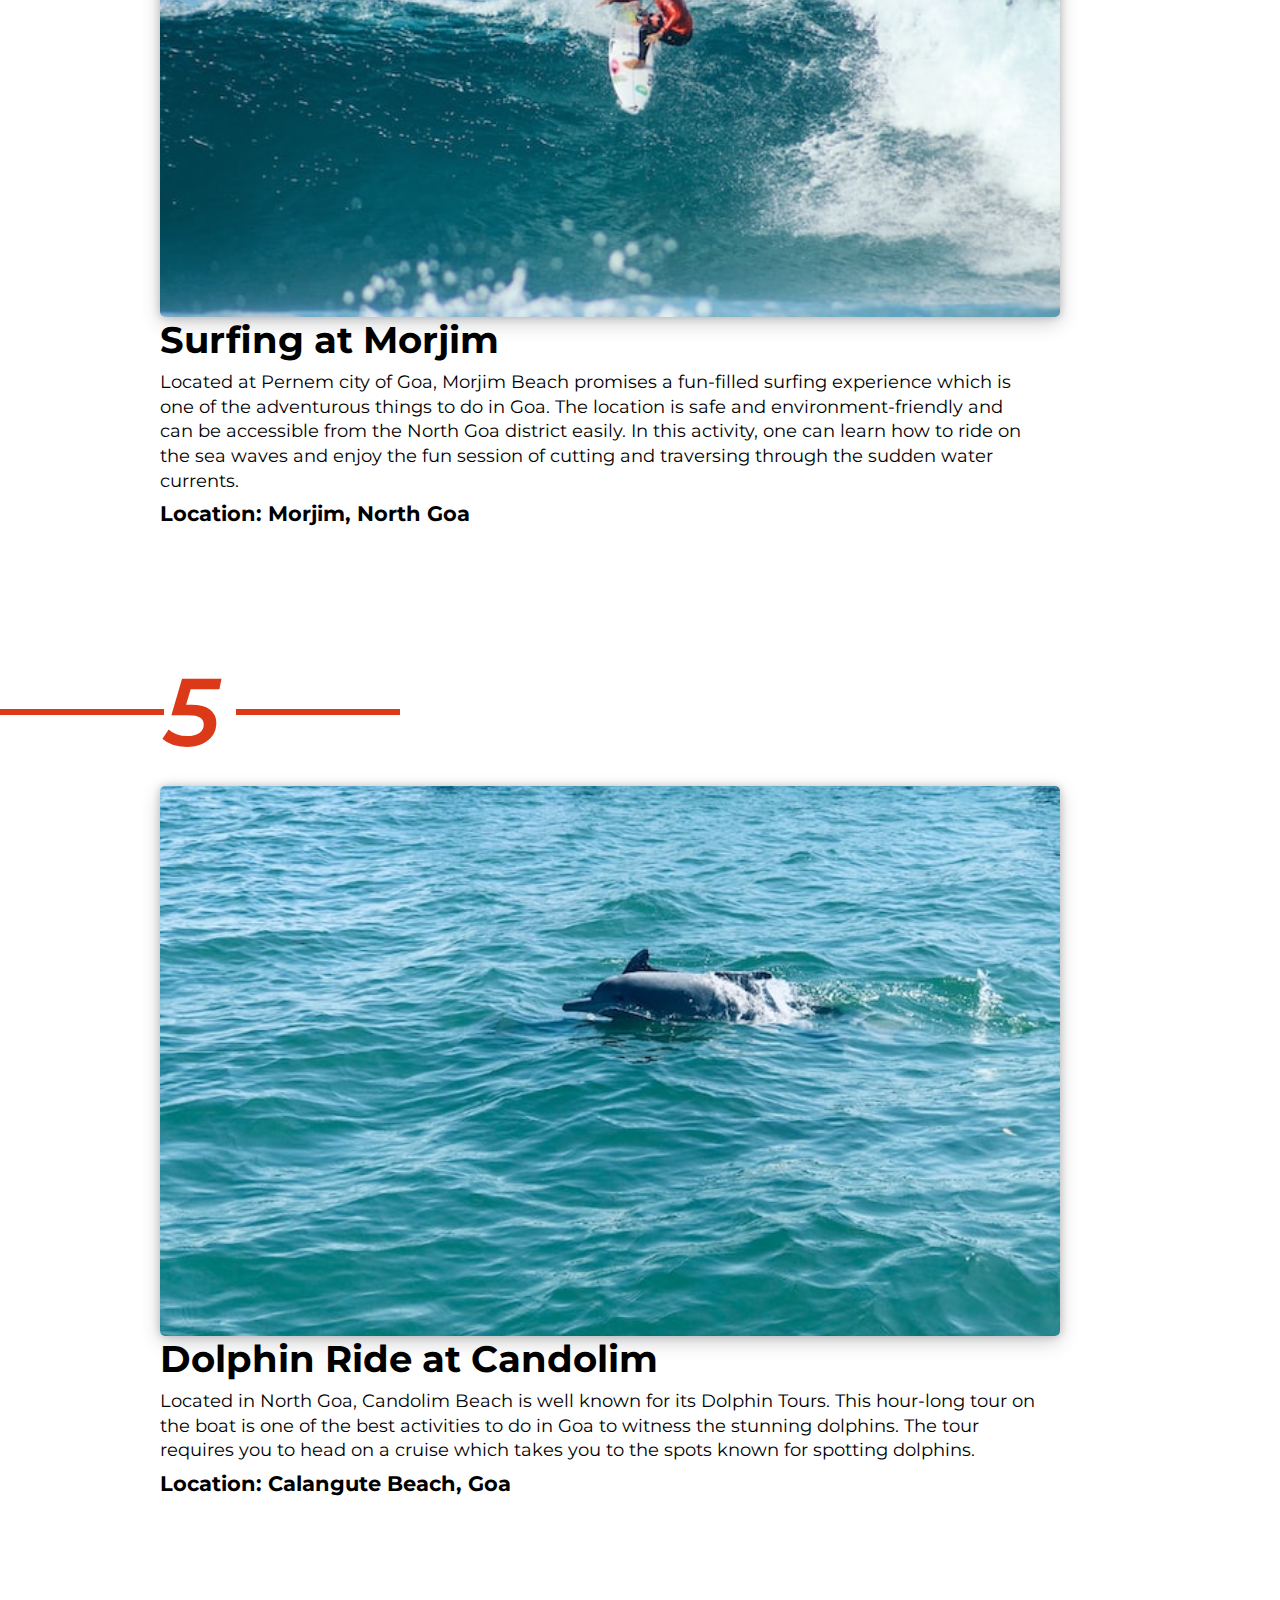
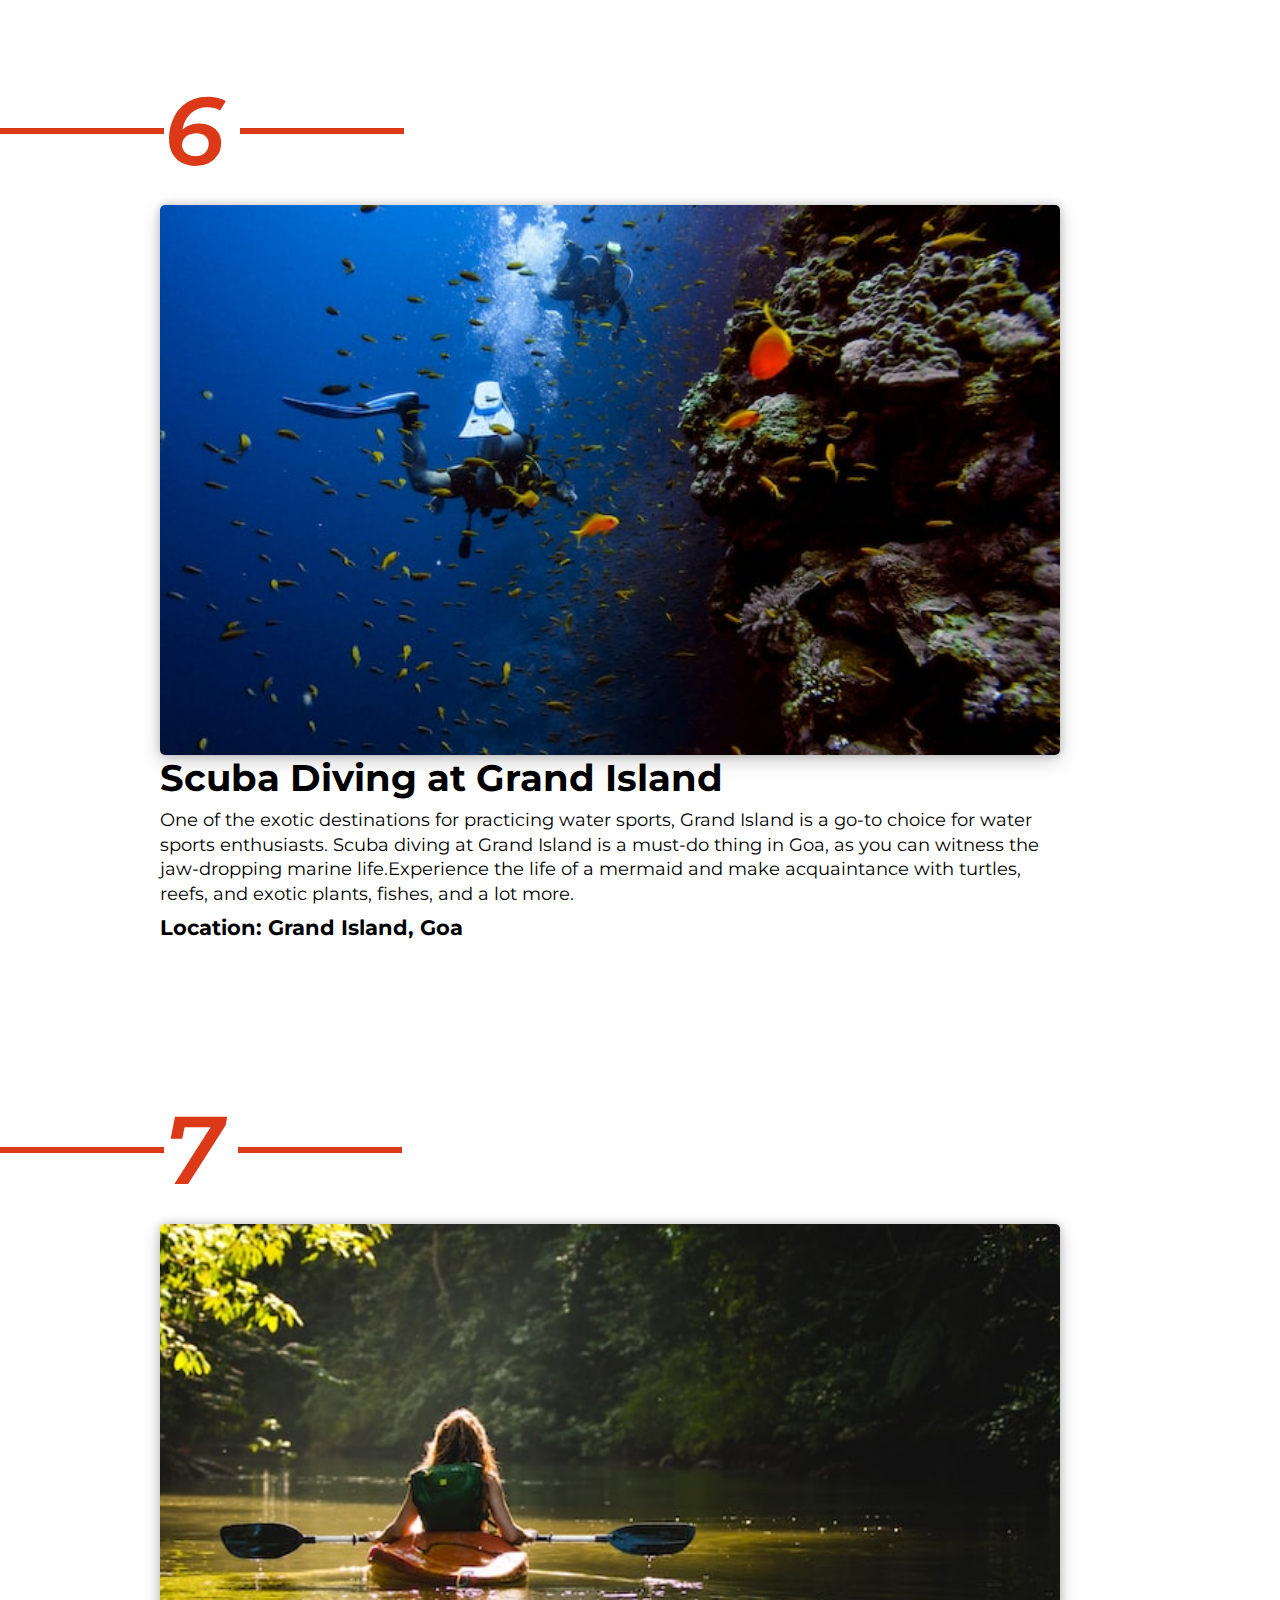
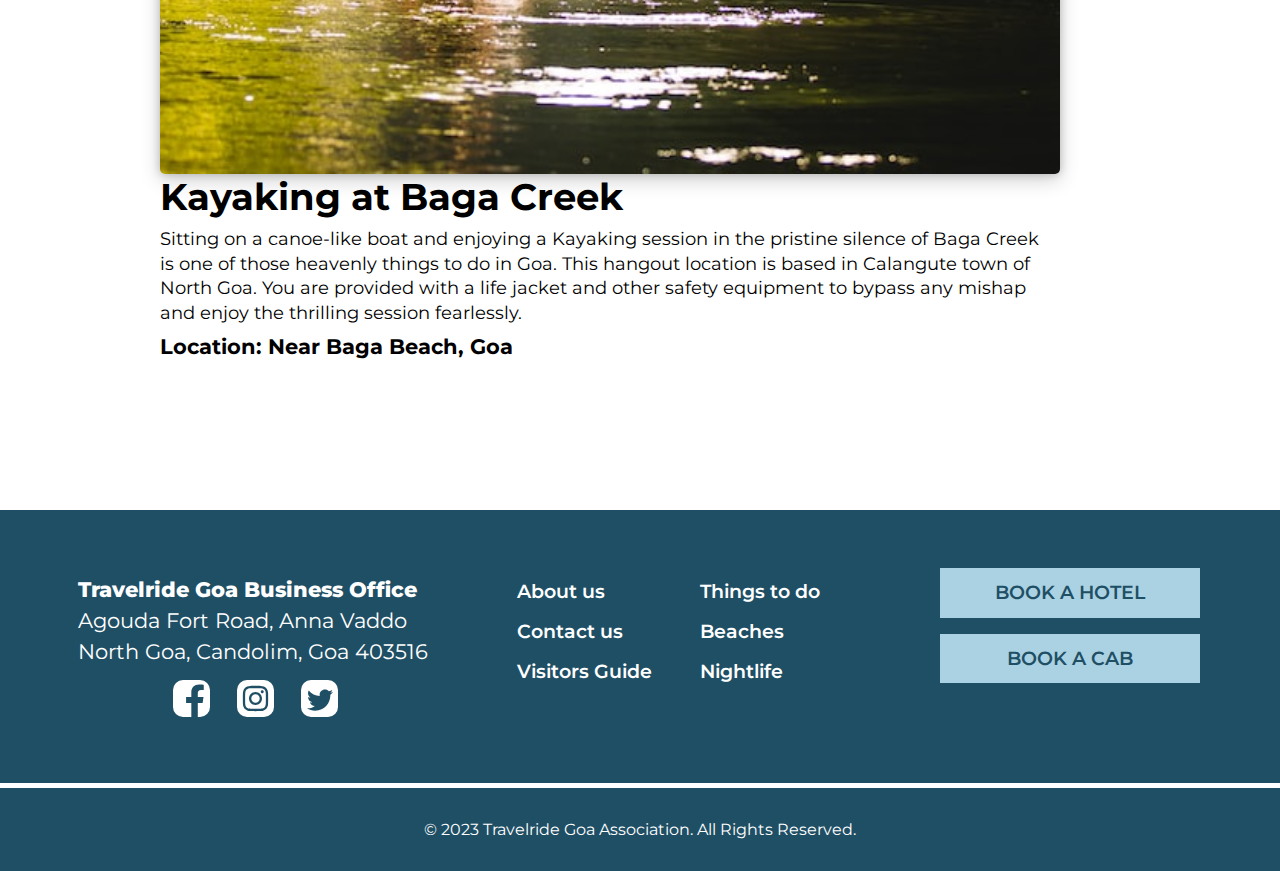
<file: thingsToDo.html>
<!DOCTYPE html>
<html lang="en">
  <head>
    <meta charset="UTF-8" />
    <meta http-equiv="X-UA-Compatible" content="IE=edge" />
    <meta name="viewport" content="width=device-width, initial-scale=1.0" />

    <meta name="google-adsense-account" content="ca-pub-6818999059377168">
    <title>Things to Do in Goa | Adventures & Activities</title>

 

    <link rel="stylesheet" href="thingstodo.css" />
    <link rel="icon" type="image/x-icon" href="/Images/favicon.ico" />

    <meta name="description" content="Discover the best things to do in Goa — from water sports to heritage tours." />
<meta name="keywords" content="things to do in Goa, Goa activities, Goa attractions, Goa adventures" />

<meta property="og:title" content="Top Things to Do in Goa" />
<meta property="og:description" content="Your ultimate guide to must-do experiences in Goa." />
<meta property="og:image" content="/images/things-preview.jpg" />
<meta property="og:url" content="https://travelridegoa.netlify.app/thingsToDo.html" />

<meta name="twitter:card" content="summary_large_image" />
<meta name="twitter:title" content="Things to Do in Goa" />
<meta name="twitter:description" content="Water sports, cultural tours, trekking & more!" />
<meta name="twitter:image" content="/images/things-preview.jpg" />


<script async src="https://pagead2.googlesyndication.com/pagead/js/adsbygoogle.js?client=ca-pub-6818999059377168"
     crossorigin="anonymous"></script>
  </head>
  <body>
    <header>
      <div class="logoName"><a href="index.html"><img src="./Images/travelride goa logo.svg" alt="travel_ride_goa_logo" style="height: 60px; width: 80px;"></a></div>
      <div class="hamburger">
        <img src="./icons/hamburger.svg" alt="menu" />
      </div>
      <nav class="nav-bar">
        <ul>
          <li>
            <a href="index.html" class="active">Home</a>
          </li>

          <li class="hiddenLi">
            <a href="thingsToDo.html" class="">Things To Do</a>
          </li>
          <li class="hiddenLi">
            <a href="offBeatGoa.html">Offbeat Places</a>
          </li>
          <li class="hiddenLi">
            <a href="eatndrink.html">Eat & Drinks</a>
          </li>
          <li class="hiddenLi">
            <a href="wheretostay.html">Where to Stay</a>
          </li>
          <li class="hiddenLi">
            <a href="visitorsGuide.html">Visitor's Guide</a>
          </li>
          <li class="hiddenLi">
            <a href="nightLifeInGoa.html">Nightlife</a>
          </li>
          <li>
            <a href="exploreTrip.html">Plan Your Trip</a>
          </li>
          <li>
            <a href="aboutUs.html">About us</a>
          </li>
          <li>
            <a href="contactusGoa.html"> Contact us</a>
          </li>
        </ul>
      </nav>
    </header>
    <div class="options">
      <ul class="optionUl">
        <li class="ListItemsOptionBar">
          <a href="thingsToDo.html" class="listitemAnchor"
            >Things To Do
            <img
              class="optionNavIcon"
              src="./icons/plus icon navbar.svg"
              alt="icon"
              width="20px"
              height="20px"
          /></a>
        </li>
        <li class="ListItemsOptionBar">
          <a href="eatndrink.html" class="listitemAnchor">
            Eat & Drink<img
              class="optionNavIcon"
              src="./icons/plus icon navbar.svg"
              alt="icon"
              width="20px"
              height="20px"
          /></a>
        </li>
        <li class="ListItemsOptionBar">
          <a href="offBeatGoa.html" class="listitemAnchor"
            >Offbeat Goa
            <img
              class="optionNavIcon"
              src="./icons/plus icon navbar.svg"
              alt="icon"
              width="20px"
              height="20px"
          /></a>
        </li>
        <li class="ListItemsOptionBar">
          <a href="wheretostay.html" class="listitemAnchor"
            >Where to Stay
            <img
              class="optionNavIcon"
              src="./icons/plus icon navbar.svg"
              alt="icon"
              width="20px"
              height="20px"
          /></a>
        </li>
        <li class="ListItemsOptionBar">
          <a href="visitorsGuide.html" class="listitemAnchor">
            Visitors Guide
            <img
              class="optionNavIcon"
              src="./icons/plus icon navbar.svg"
              alt="icon"
              width="20px"
              height="20px"
          /></a>
        </li>
        <li class="ListItemsOptionBar">
          <a href="nightLifeInGoa.html" class="listitemAnchor">
            Nightlife<img
              class="optionNavIcon"
              src="./icons/plus icon navbar.svg"
              alt="icon"
              width="20px"
              height="20px"
          /></a>
        </li>
      </ul>
    </div>
    <div class="thingstodo-container1">
      <div class="thingstodo-mainImage">
        <img
          src="./Images/Things-to-do/scuba cover phto.jpg"
          alt="coverpic"
          class="thingtodo-Img-Con1"
        />
      </div>
      <div class="thingstodo-shapes">
        <div class="thingstodo-triangle"></div>
        <div class="thingstodo-square">
          <h2>Must do Activities to Boost your Adrenaline</h2>
          <p>
            Add these adventure activities to your bucket list now. All of these
            activities are refreshing and comes with a great view.
          </p>
        </div>
      </div>
    </div>
    <div class="thingstodo-container2">
      <div class="thingstodo-Subcon2">
        <div class="thingstodo-numbring">
          <div class="thingstodo-leftline"></div>
          <div class="thingstodo-number">1</div>
          <div class="thingstodo-rightline"></div>
        </div>
        <div class="thingstodo-content">
          <div class="thingstodo-para-h3">
            <h3>Parasailing at Calangute</h3>
            <p>
              Calangute town of North Goa is famous for various recreational
              activities, including Parasailing. Gliding on the ocean surface
              can give you all the thrills that you otherwise may not
              experience. For a safe sailing experience, the instructor guides
              you with the rules and precautions before the activity. Experience
              the adrenaline rush and fill yourself with excitement and thrill
              by paragliding at Calangute Beach.
            </p>
            <h5>Location: Calangute Beach, Goa</h5>
          </div>
          <div class="thingtodo-IMG">
            <img
              class="thingstodo-Image"
              src="./Images/Things-to-do/parasailing.jpg"
              alt="fontainhas"
            />
          </div>
        </div>
      </div>
      <div class="thingstodo-Subcon2">
        <div class="thingstodo-numbring">
          <div class="thingstodo-leftline"></div>
          <div class="thingstodo-number">2</div>
          <div class="thingstodo-rightline"></div>
        </div>
        <div class="thingstodo-content">
          <div class="thingstodo-para-h3">
            <h3>Hot Air Baloon Ride</h3>
            <p>
              Assolda village in South Goa is a popular destination for a hot
              air balloon ride. Experience the amazing flight of about 900 ft.
              above the ground with your adventure partners and cherish the
              memory for a lifetime. Sea cliffs and the tranquil atmosphere of
              the city offer an incredible experience to travelers, thus, making
              the hot air balloon ride a must-do thing in Goa.
            </p>
            <h5>Location: Assolda Village, South Goa</h5>
          </div>
          <div class="thingtodo-IMG">
            <img
              class="thingstodo-Image"
              src="./Images/Things-to-do/hot air baloon.jpg"
              alt="fontainhas"
            />
          </div>
        </div>
      </div>
      <div class="thingstodo-Subcon2">
        <div class="thingstodo-numbring">
          <div class="thingstodo-leftline"></div>
          <div class="thingstodo-number">3</div>
          <div class="thingstodo-rightline"></div>
        </div>
        <div class="thingstodo-content">
          <div class="thingstodo-para-h3">
            <h3>Paramotoring at Anjuna</h3>
            <p>
              The coastal village of North Goa, Anjuna, is a well-known tourist
              attraction mainly for paragliding activity. The bird’s eye view of
              the intriguing landscapes will give you an adrenaline rush. The
              motorized fly is controlled by a professional assistant so that
              you encounter a fearless experience.
            </p>
            <h5>Location: Anjuna Beach, Goa</h5>
          </div>
          <div class="thingtodo-IMG">
            <img
              class="thingstodo-Image"
              src="./Images/Things-to-do/paramotoring.jpg"
              alt="fontainhas"
            />
          </div>
        </div>
      </div>
      <div class="thingstodo-Subcon2">
        <div class="thingstodo-numbring">
          <div class="thingstodo-leftline"></div>
          <div class="thingstodo-number">4</div>
          <div class="thingstodo-rightline"></div>
        </div>
        <div class="thingstodo-content">
          <div class="thingstodo-para-h3">
            <h3>Surfing at Morjim</h3>
            <p>
              Located at Pernem city of Goa, Morjim Beach promises a fun-filled
              surfing experience which is one of the adventurous things to do in
              Goa. The location is safe and environment-friendly and can be
              accessible from the North Goa district easily. In this activity,
              one can learn how to ride on the sea waves and enjoy the fun
              session of cutting and traversing through the sudden water
              currents.
            </p>
            <h5>Location: Morjim, North Goa</h5>
          </div>
          <div class="thingtodo-IMG">
            <img
              class="thingstodo-Image"
              src="./Images/Things-to-do/surfing.jpg"
              alt="fontainhas"
            />
          </div>
        </div>
      </div>
      <div class="thingstodo-Subcon2">
        <div class="thingstodo-numbring">
          <div class="thingstodo-leftline"></div>
          <div class="thingstodo-number">5</div>
          <div class="thingstodo-rightline"></div>
        </div>
        <div class="thingstodo-content">
          <div class="thingstodo-para-h3">
            <h3>Dolphin Ride at Candolim</h3>
            <p>
              Located in North Goa, Candolim Beach is well known for its Dolphin
              Tours. This hour-long tour on the boat is one of the best
              activities to do in Goa to witness the stunning dolphins. The tour
              requires you to head on a cruise which takes you to the spots
              known for spotting dolphins.
            </p>
            <h5>Location: Calangute Beach, Goa</h5>
          </div>
          <div class="thingtodo-IMG">
            <img
              class="thingstodo-Image"
              src="./Images/Things-to-do/dolphinride.jpg"
              alt="fontainhas"
            />
          </div>
        </div>
      </div>
      <div class="thingstodo-Subcon2">
        <div class="thingstodo-numbring">
          <div class="thingstodo-leftline"></div>
          <div class="thingstodo-number">6</div>
          <div class="thingstodo-rightline"></div>
        </div>
        <div class="thingstodo-content">
          <div class="thingstodo-para-h3">
            <h3>Scuba Diving at Grand Island</h3>
            <p>
              One of the exotic destinations for practicing water sports, Grand
              Island is a go-to choice for water sports enthusiasts. Scuba
              diving at Grand Island is a must-do thing in Goa, as you can
              witness the jaw-dropping marine life.Experience the life of a
              mermaid and make acquaintance with turtles, reefs, and exotic
              plants, fishes, and a lot more.
            </p>
            <h5>Location: Grand Island, Goa</h5>
          </div>
          <div class="thingtodo-IMG">
            <img
              class="thingstodo-Image"
              src="./Images/Things-to-do/scubadiving.jpg"
              alt="fontainhas"
            />
          </div>
        </div>
      </div>
      <div class="thingstodo-Subcon2">
        <div class="thingstodo-numbring">
          <div class="thingstodo-leftline"></div>
          <div class="thingstodo-number">7</div>
          <div class="thingstodo-rightline"></div>
        </div>
        <div class="thingstodo-content">
          <div class="thingstodo-para-h3">
            <h3>Kayaking at Baga Creek</h3>
            <p>
              Sitting on a canoe-like boat and enjoying a Kayaking session in
              the pristine silence of Baga Creek is one of those heavenly things
              to do in Goa. This hangout location is based in Calangute town of
              North Goa. You are provided with a life jacket and other safety
              equipment to bypass any mishap and enjoy the thrilling session
              fearlessly.
            </p>
            <h5>Location: Near Baga Beach, Goa</h5>
          </div>
          <div class="thingtodo-IMG">
            <img
              class="thingstodo-Image"
              src="./Images/Things-to-do/kayaking.jpg"
              alt="fontainhas"
            />
          </div>
        </div>
      </div>
    </div>
    <div class="container10">
      <div class="container10-box1">
        <ul class="address">
          <strong><li>Travelride Goa Business Office</li></strong>
          <li>Agouda Fort Road, Anna Vaddo</li>
          <li>North Goa, Candolim, Goa 403516</li>
        </ul>
        <ul class="social">
          <li>
            <a href="https://www.facebook.com"></a>
            <img class="contact_icon" src="./icons/fb icon.svg" alt="fbicon" />
          </li>
          <li>
            <img class="contact_icon" src="./icons/insta svg.svg" alt="insta" />
            <a href="https://www.instagram.com"></a>
          </li>
          <li>
            <a href="https://www.twitter.com"></a>
            <img
              class="contact_icon"
              src="./icons/twiiter svg.svg"
              alt="tweet"
            />
          </li>
        </ul>
      </div>

      <div class="container10-box2">
        <div class="footerLists">
          <ul>
            <li>
              <a href="aboutUs.html">About us</a>
            </li>
            <li><a href="contactusGoa.html">Contact us</a></li>
            <li><a href="visitorsGuide.html">Visitors Guide</a></li>
          </ul>
          <div class="footerList2">
            <ul>
              <li><a href="thingsToDo.html">Things to do</a></li>
              <li><a href="breezyBeaches.html">Beaches</a></li>
              <li><a href="nightLifeInGoa.html">Nightlife</a></li>
            </ul>
          </div>
        </div>
        <div class="footer-btns">
          <a class="bookHotelBtn" href="https://www.booking.com"
            >Book a Hotel</a
          >
          <a class="bookCabBtn" href="https://www.goamiles.com">Book a Cab </a>
        </div>
      </div>
    </div>
    <footer>
      <div class="horizonline"></div>
      <div class="footers">
        <span
          >&#169; 2023 Travelride Goa Association. All Rights Reserved.</span
        >
      </div>
    </footer>
    <script>
      hamburger = document.querySelector(".hamburger");
      hamburger.onclick = function () {
        navBar = document.querySelector(".nav-bar");
        navBar.classList.toggle("active");
        optionss = document.querySelector(".options");
        optionss.classList.toggle("active");
      };
    </script>
    <script src="script.js"></script>
  </body>
</html>
</file>
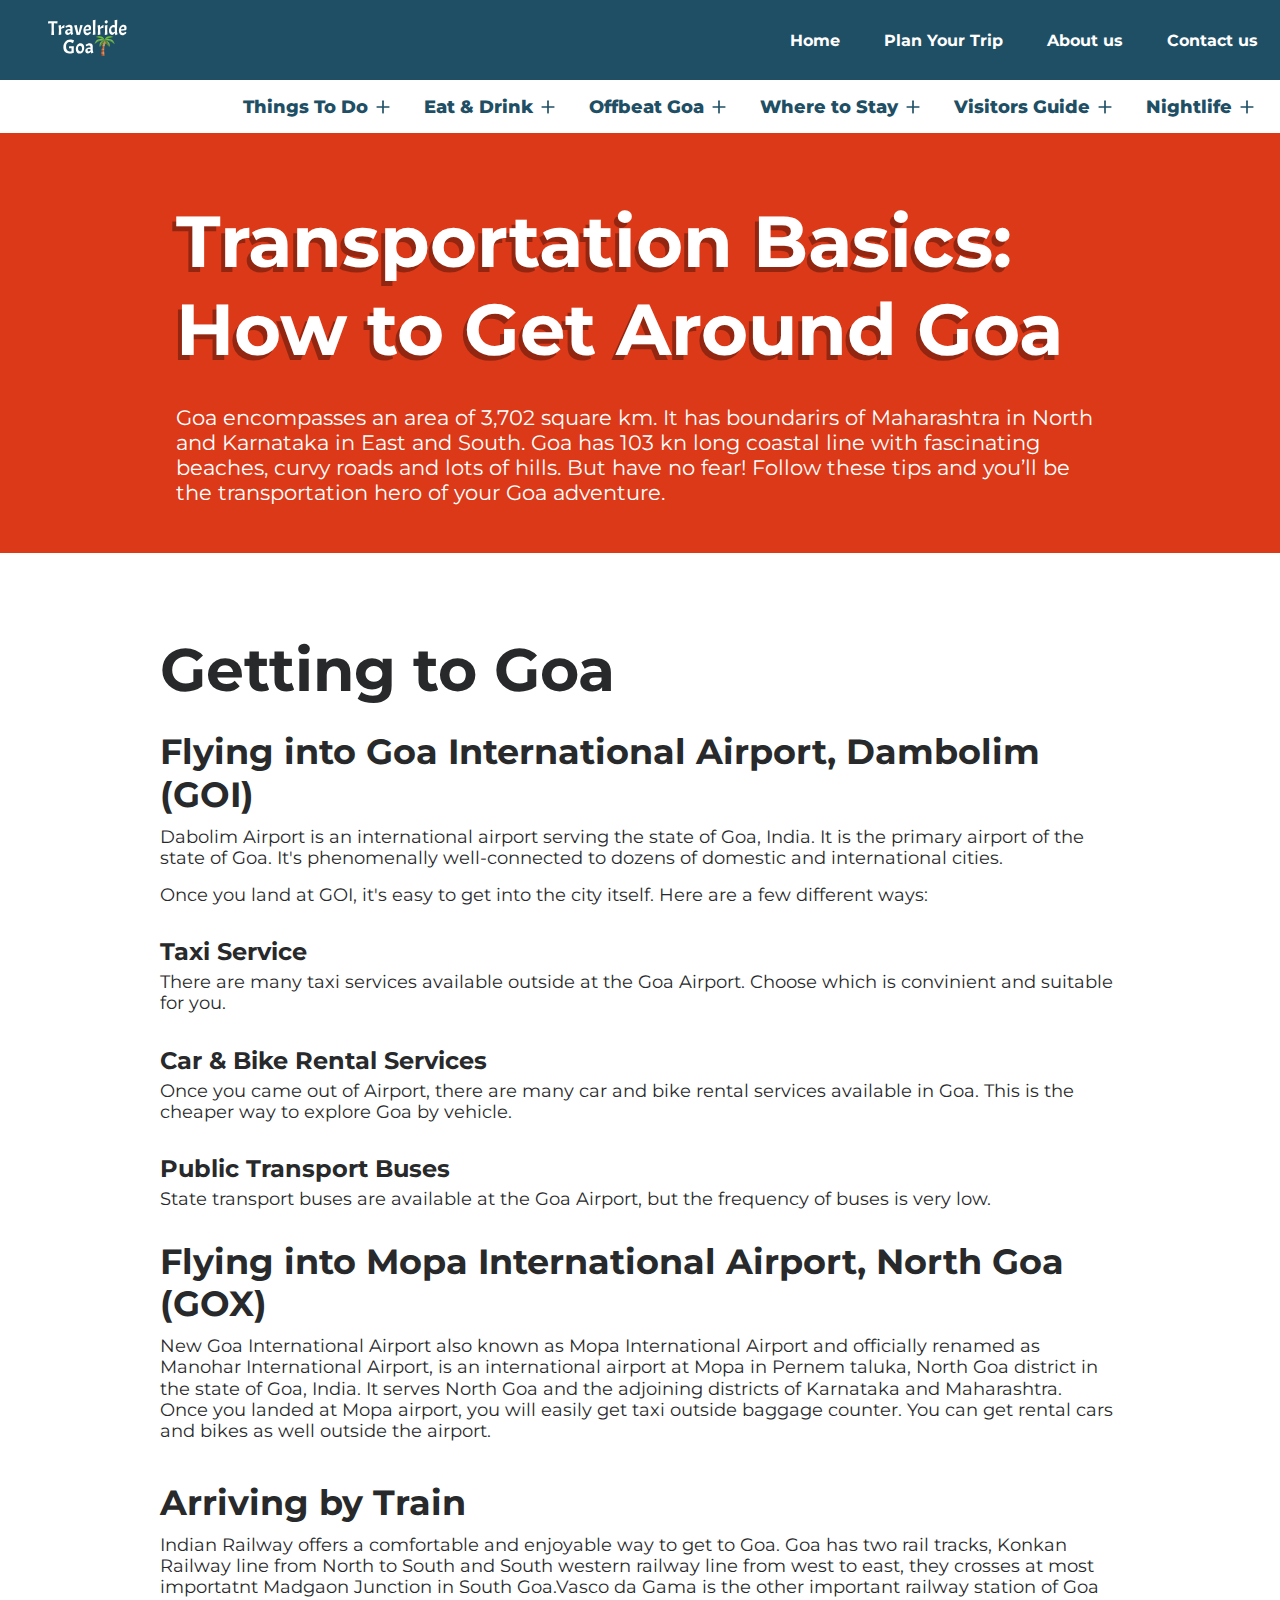
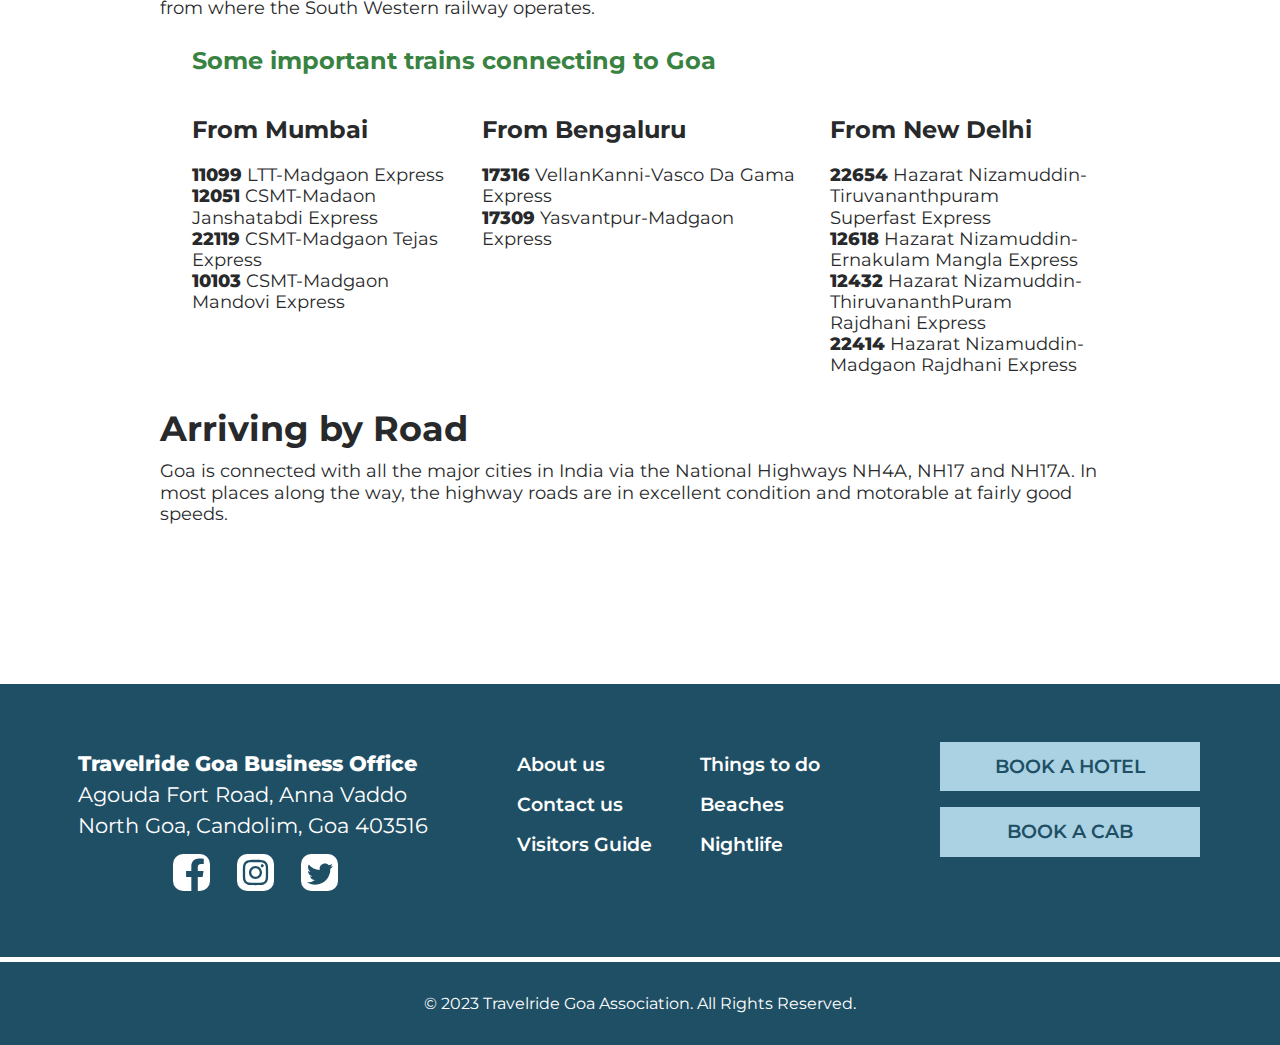
<file: visitorsGuide.html>
<!DOCTYPE html>
<html lang="en">
  <head>
    <meta charset="UTF-8" />
    <meta http-equiv="X-UA-Compatible" content="IE=edge" />
    <meta name="viewport" content="width=device-width, initial-scale=1.0" />
    <meta name="google-adsense-account" content="ca-pub-6818999059377168">
    <title>Visitor’s Guide to Goa | Travel Tips & Essentials</title>
    <link rel="stylesheet" href="visitorsGuide.css" />
    <link rel="icon" type="image/x-icon" href="/Images/favicon.ico" />

    <meta name="description" content="Plan your Goa trip with our essential visitor's guide — tips, safety, budget & travel info." />
<meta name="keywords" content="Goa visitor guide, travel tips Goa, Goa essentials, planning Goa trip, goa guide" />

<meta property="og:title" content="Visitor’s Guide to Goa" />
<meta property="og:description" content="Everything you need to know before visiting Goa." />
<meta property="og:image" content="/images/guide-preview.jpg" />
<meta property="og:url" content="https://travelridegoa.netlify.app/visitorsGuide.html" />

<meta name="twitter:card" content="summary_large_image" />
<meta name="twitter:title" content="Visitor’s Guide | Travel Ride Goa" />
<meta name="twitter:description" content="Travel smart with our complete guide to visiting Goa." />
<meta name="twitter:image" content="/images/guide-preview.jpg" />


<script async src="https://pagead2.googlesyndication.com/pagead/js/adsbygoogle.js?client=ca-pub-6818999059377168"
     crossorigin="anonymous"></script>
  </head>
  <body>
    <header>
      <div class="logoName"><a href="index.html"><img src="./Images/travelride goa logo.svg" alt="travel_ride_goa_logo" style="height: 60px; width: 80px;"></a></div>
      <div class="hamburger">
        <img src="./icons/hamburger.svg" alt="menu" />
      </div>
      <nav class="nav-bar">
        <ul>
          <li>
            <a href="index.html" class="active">Home</a>
          </li>

          <li class="hiddenLi">
            <a href="thingsToDo.html" class="">Things To Do</a>
          </li>
          <li class="hiddenLi">
            <a href="offBeatGoa.html">Offbeat Places</a>
          </li>
          <li class="hiddenLi">
            <a href="eatndrink.html">Eat & Drinks</a>
          </li>
          <li class="hiddenLi">
            <a href="wheretostay.html">Where to Stay</a>
          </li>
          <li class="hiddenLi">
            <a href="visitorsGuide.html">Visitor's Guide</a>
          </li>
          <li class="hiddenLi">
            <a href="nightLifeInGoa.html">Nightlife</a>
          </li>
          <li>
            <a href="exploreTrip.html">Plan Your Trip</a>
          </li>
          <li>
            <a href="aboutUs.html">About us</a>
          </li>
          <li>
            <a href="contactusGoa.html"> Contact us</a>
          </li>
        </ul>
      </nav>
    </header>
    <div class="options">
      <ul class="optionUl">
        <li class="ListItemsOptionBar">
          <a href="thingsToDo.html" class="listitemAnchor"
            >Things To Do
            <img
              class="optionNavIcon"
              src="./icons/plus icon navbar.svg"
              alt="icon"
              width="20px"
              height="20px"
          /></a>
        </li>
        <li class="ListItemsOptionBar">
          <a href="eatndrink.html" class="listitemAnchor">
            Eat & Drink<img
              class="optionNavIcon"
              src="./icons/plus icon navbar.svg"
              alt="icon"
              width="20px"
              height="20px"
          /></a>
        </li>
        <li class="ListItemsOptionBar">
          <a href="offBeatGoa.html" class="listitemAnchor"
            >Offbeat Goa
            <img
              class="optionNavIcon"
              src="./icons/plus icon navbar.svg"
              alt="icon"
              width="20px"
              height="20px"
          /></a>
        </li>
        <li class="ListItemsOptionBar">
          <a href="wheretostay.html" class="listitemAnchor"
            >Where to Stay
            <img
              class="optionNavIcon"
              src="./icons/plus icon navbar.svg"
              alt="icon"
              width="20px"
              height="20px"
          /></a>
        </li>
        <li class="ListItemsOptionBar">
          <a href="visitorsGuide.html" class="listitemAnchor">
            Visitors Guide
            <img
              class="optionNavIcon"
              src="./icons/plus icon navbar.svg"
              alt="icon"
              width="20px"
              height="20px"
          /></a>
        </li>
        <li class="ListItemsOptionBar">
          <a href="nightLifeInGoa.html" class="listitemAnchor">
            Nightlife<img
              class="optionNavIcon"
              src="./icons/plus icon navbar.svg"
              alt="icon"
              width="20px"
              height="20px"
          /></a>
        </li>
      </ul>
    </div>
    <div class="visitorsguideContainer1">
      <h2>Transportation Basics: How to Get Around Goa</h2>
      <p>
        Goa encompasses an area of 3,702 square km. It has boundarirs of
        Maharashtra in North and Karnataka in East and South. Goa has 103 kn
        long coastal line with fascinating beaches, curvy roads and lots of
        hills. But have no fear! Follow these tips and you’ll be the
        transportation hero of your Goa adventure.
      </p>
    </div>
    <div class="visitorsGuideContainer2">
      <div class="visitorsGuideContainer2h2">
        <h2>Getting to Goa</h2>
      </div>
      <div class="visitorsGuideAirport">
        <div class="VisitorsGuide-Airport-Container2H2">
          <h2>Flying into Goa International Airport, Dambolim (GOI)</h2>
          <p>
            Dabolim Airport is an international airport serving the state of
            Goa, India. It is the primary airport of the state of Goa. It's
            phenomenally well-connected to dozens of domestic and international
            cities.
          </p>
          <p class="visitorsguideCon2-para">
            Once you land at GOI, it's easy to get into the city itself. Here
            are a few different ways:
          </p>
          <h3 class="visitorsGuideCon2H3">Taxi Service</h3>
          <p class="visitorsGuideAirportPara">
            There are many taxi services available outside at the Goa Airport.
            Choose which is convinient and suitable for you.
          </p>
          <h3 class="visitorsGuideCon2H3">Car & Bike Rental Services</h3>
          <p class="visitorsGuideAirportPara">
            Once you came out of Airport, there are many car and bike rental
            services available in Goa. This is the cheaper way to explore Goa by
            vehicle.
          </p>
          <h3 class="visitorsGuideCon2H3">Public Transport Buses</h3>
          <p class="visitorsGuideAirportPara">
            State transport buses are available at the Goa Airport, but the
            frequency of buses is very low.
          </p>
          <div class="visitorsGuideMopaAirport">
            <h2>Flying into Mopa International Airport, North Goa (GOX)</h2>
            <p>
              New Goa International Airport also known as Mopa International
              Airport and officially renamed as Manohar International Airport,
              is an international airport at Mopa in Pernem taluka, North Goa
              district in the state of Goa, India. It serves North Goa and the
              adjoining districts of Karnataka and Maharashtra.
            </p>
            <p>
              Once you landed at Mopa airport, you will easily get taxi outside
              baggage counter. You can get rental cars and bikes as well outside
              the airport.
            </p>
          </div>
        </div>
      </div>
      <div class="visitorsGuideTrain">
        <div class="visitorGuideTrainH2"><h2>Arriving by Train</h2></div>
        <div class="visitorGuideTrainpara">
          <p>
            Indian Railway offers a comfortable and enjoyable way to get to Goa.
            Goa has two rail tracks, Konkan Railway line from North to South and
            South western railway line from west to east, they crosses at most
            importatnt Madgaon Junction in South Goa.Vasco da Gama is the other
            important railway station of Goa from where the South Western
            railway operates.
          </p>
        </div>
        <div class="visitorsGuideImpTrains">
          <h3>Some important trains connecting to Goa</h3>
          <div class="visitorsGuide-trains">
            <div class="visitor-Mumbai">
              <h5>From Mumbai</h5>
              <div class="allexpress">
                <span class="visitorTrain-Mumbai">
                  <strong>11099</strong> LTT-Madgaon Express </span
                ><br /><span class="visitorTrain-Mumbai">
                  <strong>12051</strong> CSMT-Madaon Janshatabdi Express</span
                ><br /><span class="visitorTrain-Mumbai"
                  ><strong>22119</strong> CSMT-Madgaon Tejas Express</span
                ><br /><span class="visitorTrain-Mumbai"
                  ><strong>10103</strong> CSMT-Madgaon Mandovi Express</span
                >
              </div>
            </div>
            <div class="visitor-Bengaluru">
              <h5>From Bengaluru</h5>
              <div class="allexpress">
                <span class="visitorTrain-Bengaluru">
                  <strong>17316</strong> VellanKanni-Vasco Da Gama Express</span
                ><br /><span class="visitorTrain-Bengaluru"
                  ><strong>17309</strong> Yasvantpur-Madgaon Express</span
                >
              </div>
            </div>
            <div class="visitor-NewDelhi">
              <h5>From New Delhi</h5>
              <div class="allexpress">
                <span class="visitorTrain-NewDelhi"
                  ><strong>22654</strong> Hazarat Nizamuddin-Tiruvananthpuram
                  Superfast Express</span
                ><br /><span class="visitorTrain-NewDelhi"
                  ><strong>12618</strong> Hazarat Nizamuddin-Ernakulam Mangla
                  Express</span
                ><br /><span class="visitorTrain-NewDelhi"
                  ><strong>12432</strong> Hazarat Nizamuddin-ThiruvananthPuram
                  Rajdhani Express</span
                ><br /><span class="visitorTrain-NewDelhi"
                  ><strong>22414</strong> Hazarat Nizamuddin-Madgaon Rajdhani
                  Express</span
                >
              </div>
            </div>
            <!-- <div class="visitor-Hydrabad">
              <h5>From Hyderabad</h5>
              <span class="visitorTrain-Mumbai"></span
              ><span class="visitorTrain-Mumbai"></span
              ><span class="visitorTrain-Mumbai"></span
              ><span class="visitorTrain-Mumbai"></span>
            </div> -->
          </div>
        </div>
      </div>
      <div class="visitorsGuide-ByRoad">
        <div class="visitorGuide-Byroad-h2"><h2>Arriving by Road</h2></div>
        <p class="visitorGudebyRoadPara">
          Goa is connected with all the major cities in India via the National
          Highways NH4A, NH17 and NH17A. In most places along the way, the
          highway roads are in excellent condition and motorable at fairly good
          speeds.
        </p>
      </div>
    </div>

    <div class="container10">
      <div class="container10-box1">
        <ul class="address">
          <strong><li>Travelride Goa Business Office</li></strong>
          <li>Agouda Fort Road, Anna Vaddo</li>
          <li>North Goa, Candolim, Goa 403516</li>
        </ul>
        <ul class="social">
          <li>
            <a href="https://www.facebook.com"></a>
            <img class="contact_icon" src="./icons/fb icon.svg" alt="fbicon" />
          </li>
          <li>
            <img class="contact_icon" src="./icons/insta svg.svg" alt="insta" />
            <a href="https://www.instagram.com"></a>
          </li>
          <li>
            <a href="https://www.twitter.com"></a>
            <img
              class="contact_icon"
              src="./icons/twiiter svg.svg"
              alt="tweet"
            />
          </li>
        </ul>
      </div>

      <div class="container10-box2">
        <div class="footerLists">
          <ul>
            <li>
              <a href="aboutUs.html">About us</a>
            </li>
            <li><a href="contactusGoa.html">Contact us</a></li>
            <li><a href="visitorsGuide.html">Visitors Guide</a></li>
          </ul>
          <div class="footerList2">
            <ul>
              <li><a href="thingsToDo.html">Things to do</a></li>
              <li><a href="breezyBeaches.html">Beaches</a></li>
              <li><a href="nightLifeInGoa.html">Nightlife</a></li>
            </ul>
          </div>
        </div>
        <div class="footer-btns">
          <a class="bookHotelBtn" href="https://www.booking.com"
            >Book a Hotel</a
          >
          <a class="bookCabBtn" href="https://www.goamiles.com">Book a Cab </a>
        </div>
      </div>
    </div>
    <footer>
      <div class="horizonline"></div>
      <div class="footers">
        <span
          >&#169; 2023 Travelride Goa Association. All Rights Reserved.</span
        >
      </div>
    </footer>
    <script>
      hamburger = document.querySelector(".hamburger");
      hamburger.onclick = function () {
        navBar = document.querySelector(".nav-bar");
        navBar.classList.toggle("active");
        optionss = document.querySelector(".options");
        optionss.classList.toggle("active");
      };
    </script>
    <script src="script.js"></script>
  </body>
</html>
</file>
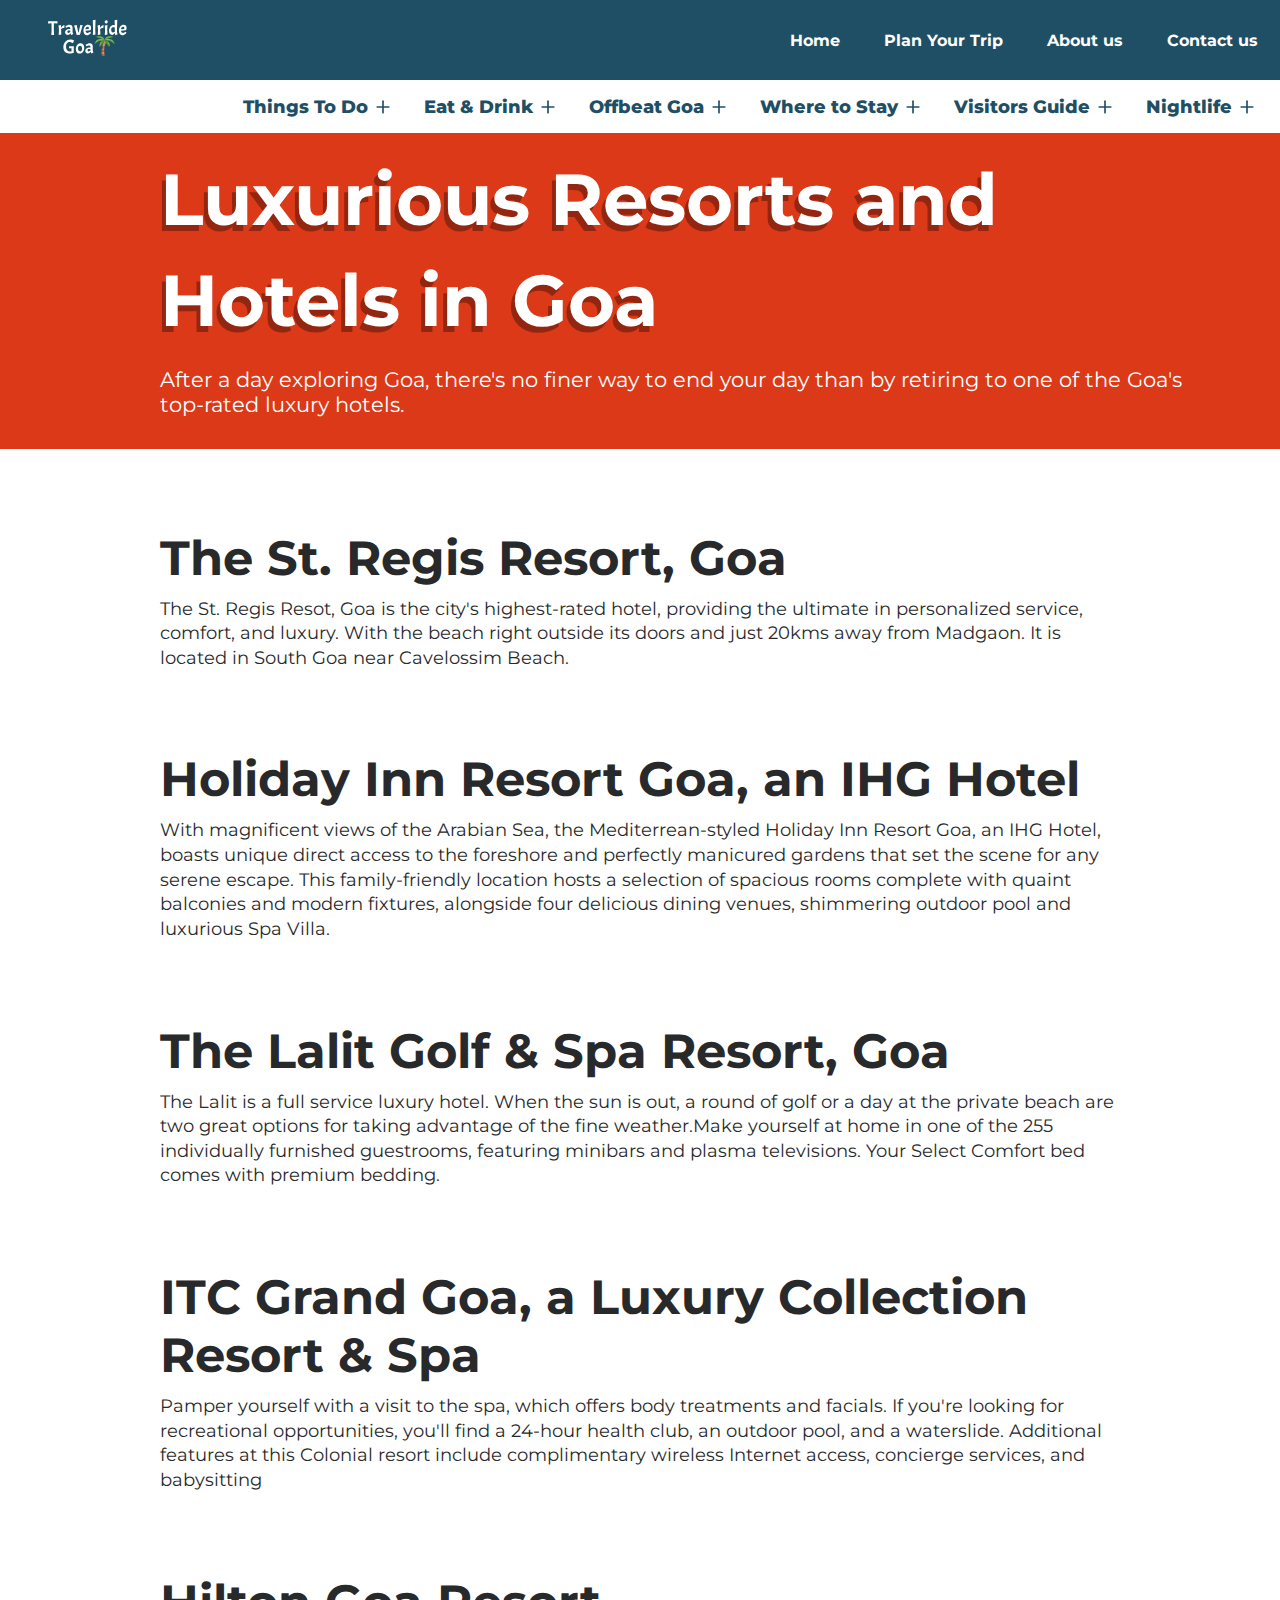
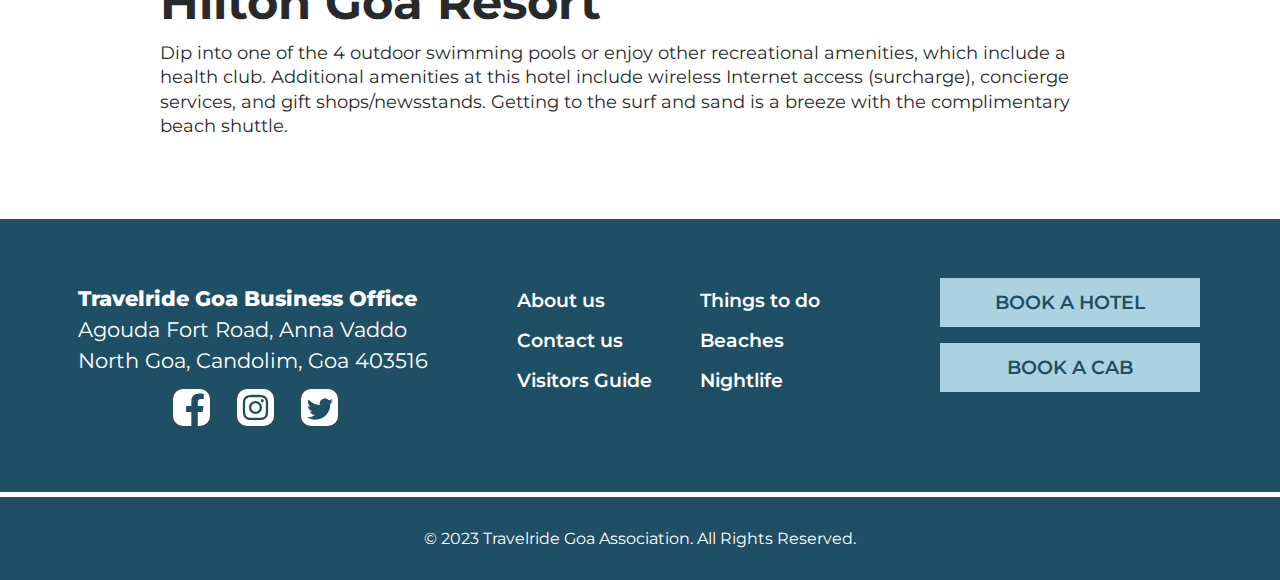
<file: wheretostay.html>
<!DOCTYPE html>
<html lang="en">
  <head>
    <meta charset="UTF-8" />
    <meta http-equiv="X-UA-Compatible" content="IE=edge" />
    <meta name="viewport" content="width=device-width, initial-scale=1.0" />
    <meta name="google-adsense-account" content="ca-pub-6818999059377168">
    <title>Where to Stay in Goa | Hotels, Hostels, Villas</title>
    <link rel="stylesheet" href="wheretostay.css" />
    <link rel="icon" type="image/x-icon" href="/Images/favicon.ico" />


    <meta name="description" content="Find the best accommodations in Goa — from beachside resorts to budget stays." />
<meta name="keywords" content="where to stay in Goa, Goa hotels, Goa resorts, budget stays Goa, hostels in Goa, stay in goa, goa stay, goa hotel, goa 5 star hotel,goa 3 star hotel, goa zostel, accommodation in goa, places to stay in goa, budget hotel in goa, budget friendly stay in goa" />

<meta property="og:title" content="Where to Stay in Goa" />
<meta property="og:description" content="Discover the best places to stay in Goa for all budgets and vibes." />
<meta property="og:image" content="/images/stay-preview.jpg" />
<meta property="og:url" content="https://travelridegoa.netlify.app/wheretostay.html" />

<meta name="twitter:card" content="summary_large_image" />
<meta name="twitter:title" content="Where to Stay in Goa" />
<meta name="twitter:description" content="Villas, hotels, hostels — the best places to stay in Goa." />
<meta name="twitter:image" content="/images/stay-preview.jpg" />

<script async src="https://pagead2.googlesyndication.com/pagead/js/adsbygoogle.js?client=ca-pub-6818999059377168"
     crossorigin="anonymous"></script>
  </head>
  <body>
    <header>
      <div class="logoName"><a href="index.html"><img src="./Images/travelride goa logo.svg" alt="travel_ride_goa_logo" style="height: 60px; width: 80px;"></a></div>
      <div class="hamburger">
        <img src="./icons/hamburger.svg" alt="menu" />
      </div>
      <nav class="nav-bar">
        <ul>
          <li>
            <a href="index.html" class="active">Home</a>
          </li>

          <li class="hiddenLi">
            <a href="thingsToDo.html" class="">Things To Do</a>
          </li>
          <li class="hiddenLi">
            <a href="offBeatGoa.html">Offbeat Places</a>
          </li>
          <li class="hiddenLi">
            <a href="eatndrink.html">Eat & Drinks</a>
          </li>
          <li class="hiddenLi">
            <a href="wheretostay.html">Where to Stay</a>
          </li>
          <li class="hiddenLi">
            <a href="visitorsGuide.html">Visitor's Guide</a>
          </li>
          <li class="hiddenLi">
            <a href="nightLifeInGoa.html">Nightlife</a>
          </li>
          <li>
            <a href="exploreTrip.html">Plan Your Trip</a>
          </li>
          <li>
            <a href="aboutUs.html">About us</a>
          </li>
          <li>
            <a href="contactusGoa.html"> Contact us</a>
          </li>
        </ul>
      </nav>
    </header>
    <div class="options">
      <ul class="optionUl">
        <li class="ListItemsOptionBar">
          <a href="thingsToDo.html" class="listitemAnchor"
            >Things To Do
            <img
              class="optionNavIcon"
              src="./icons/plus icon navbar.svg"
              alt="icon"
              width="20px"
              height="20px"
          /></a>
        </li>
        <li class="ListItemsOptionBar">
          <a href="eatndrink.html" class="listitemAnchor">
            Eat & Drink<img
              class="optionNavIcon"
              src="./icons/plus icon navbar.svg"
              alt="icon"
              width="20px"
              height="20px"
          /></a>
        </li>
        <li class="ListItemsOptionBar">
          <a href="offBeatGoa.html" class="listitemAnchor"
            >Offbeat Goa
            <img
              class="optionNavIcon"
              src="./icons/plus icon navbar.svg"
              alt="icon"
              width="20px"
              height="20px"
          /></a>
        </li>
        <li class="ListItemsOptionBar">
          <a href="wheretostay.html" class="listitemAnchor"
            >Where to Stay
            <img
              class="optionNavIcon"
              src="./icons/plus icon navbar.svg"
              alt="icon"
              width="20px"
              height="20px"
          /></a>
        </li>
        <li class="ListItemsOptionBar">
          <a href="visitorsGuide.html" class="listitemAnchor">
            Visitors Guide
            <img
              class="optionNavIcon"
              src="./icons/plus icon navbar.svg"
              alt="icon"
              width="20px"
              height="20px"
          /></a>
        </li>
        <li class="ListItemsOptionBar">
          <a href="nightLifeInGoa.html" class="listitemAnchor">
            Nightlife<img
              class="optionNavIcon"
              src="./icons/plus icon navbar.svg"
              alt="icon"
              width="20px"
              height="20px"
          /></a>
        </li>
      </ul>
    </div>
    <div class="wheretostay-container1">
      <div class="wheretostay-shapes">
        <!-- <div class="wheretostay-triangle"></div> -->
        <div class="wheretostay-square">
          <h2>Luxurious Resorts and Hotels in Goa</h2>
          <p>
            After a day exploring Goa, there's no finer way to end your day than
            by retiring to one of the Goa's top-rated luxury hotels.
          </p>
        </div>
      </div>
      <div class="wheretostay-mainImage">
        <!-- <img
          src="./Images/wheretostay/sasha-kaunas-TAgGZWz6Qg8-unsplash.jpg"
          alt="coverpic"
          class="wheretostay-Img-Con1"
        /> -->
      </div>
    </div>
    <div class="wheretostay-container2">
      <div class="wheretostay-hotels">
        <h2>The St. Regis Resort, Goa</h2>
        <p>
          The St. Regis Resot, Goa is the city's highest-rated hotel, providing
          the ultimate in personalized service, comfort, and luxury. With the
          beach right outside its doors and just 20kms away from Madgaon. It is
          located in South Goa near Cavelossim Beach.
        </p>
      </div>
      <div class="wheretostay-hotels">
        <h2>Holiday Inn Resort Goa, an IHG Hotel</h2>
        <p>
          With magnificent views of the Arabian Sea, the Mediterrean-styled
          Holiday Inn Resort Goa, an IHG Hotel, boasts unique direct access to
          the foreshore and perfectly manicured gardens that set the scene for
          any serene escape. This family-friendly location hosts a selection of
          spacious rooms complete with quaint balconies and modern fixtures,
          alongside four delicious dining venues, shimmering outdoor pool and
          luxurious Spa Villa.
        </p>
      </div>
      <div class="wheretostay-hotels">
        <h2>The Lalit Golf & Spa Resort, Goa</h2>
        <p>
          The Lalit is a full service luxury hotel. When the sun is out, a round
          of golf or a day at the private beach are two great options for taking
          advantage of the fine weather.Make yourself at home in one of the 255
          individually furnished guestrooms, featuring minibars and plasma
          televisions. Your Select Comfort bed comes with premium bedding.
        </p>
      </div>
      <div class="wheretostay-hotels">
        <h2>ITC Grand Goa, a Luxury Collection Resort & Spa</h2>
        <p>
          Pamper yourself with a visit to the spa, which offers body treatments
          and facials. If you're looking for recreational opportunities, you'll
          find a 24-hour health club, an outdoor pool, and a waterslide.
          Additional features at this Colonial resort include complimentary
          wireless Internet access, concierge services, and babysitting
        </p>
      </div>
      <div class="wheretostay-hotels">
        <h2>Hilton Goa Resort</h2>
        <p>
          Dip into one of the 4 outdoor swimming pools or enjoy other
          recreational amenities, which include a health club. Additional
          amenities at this hotel include wireless Internet access (surcharge),
          concierge services, and gift shops/newsstands. Getting to the surf and
          sand is a breeze with the complimentary beach shuttle.
        </p>
      </div>
    </div>
    <div class="container10">
      <div class="container10-box1">
        <ul class="address">
          <strong><li>Travelride Goa Business Office</li></strong>
          <li>Agouda Fort Road, Anna Vaddo</li>
          <li>North Goa, Candolim, Goa 403516</li>
        </ul>
        <ul class="social">
          <li>
            <a href="https://www.facebook.com"></a>
            <img class="contact_icon" src="./icons/fb icon.svg" alt="fbicon" />
          </li>
          <li>
            <img class="contact_icon" src="./icons/insta svg.svg" alt="insta" />
            <a href="https://www.instagram.com"></a>
          </li>
          <li>
            <a href="https://www.twitter.com"></a>
            <img
              class="contact_icon"
              src="./icons/twiiter svg.svg"
              alt="tweet"
            />
          </li>
        </ul>
      </div>

      <div class="container10-box2">
        <div class="footerLists">
          <ul>
            <li>
              <a href="aboutUs.html">About us</a>
            </li>
            <li><a href="contactusGoa.html">Contact us</a></li>
            <li><a href="visitorsGuide.html">Visitors Guide</a></li>
          </ul>
          <div class="footerList2">
            <ul>
              <li><a href="thingsToDo.html">Things to do</a></li>
              <li><a href="breezyBeaches.html">Beaches</a></li>
              <li><a href="nightLifeInGoa.html">Nightlife</a></li>
            </ul>
          </div>
        </div>
        <div class="footer-btns">
          <a class="bookHotelBtn" href="https://www.booking.com"
            >Book a Hotel</a
          >
          <a class="bookCabBtn" href="https://www.goamiles.com">Book a Cab </a>
        </div>
      </div>
    </div>
    <footer>
      <div class="horizonline"></div>
      <div class="footers">
        <span
          >&#169; 2023 Travelride Goa Association. All Rights Reserved.</span
        >
      </div>
    </footer>
    <script>
      hamburger = document.querySelector(".hamburger");
      hamburger.onclick = function () {
        navBar = document.querySelector(".nav-bar");
        navBar.classList.toggle("active");
        optionss = document.querySelector(".options");
        optionss.classList.toggle("active");
      };
    </script>
    <script src="script.js"></script>
  </body>
</html>
</file>
<file: aboutUs.css>
@import url("https://fonts.googleapis.com/css2?family=Lobster&family=Montserrat:wght@400;800&family=Roboto&display=swap");

* {
  margin: 0px;
  padding: 0px;
}
body {
  font-family: "Montserrat", sans-serif;
}

/* ********************************************** Navbar ********************************* */
header {
  width: 100%;
  height: 80px;
  background-color: #1f4f65;
  display: flex;
  align-items: center;
  justify-content: space-between;
  /* padding: 10px; */
}
.logoName {
  font-size: 1.2rem;
  font-weight: 700;
  color: #ffffff;
  padding-left: 3rem;
}
.logoName a {
  text-decoration: none;
  color: #ffffff;
}
.hamburger {
  display: none;
}
.nav-bar ul {
  display: flex;
}
.nav-bar ul li {
  list-style: none;
}
.nav-bar ul li a {
  display: block;
  color: #ffffff;
  font-size: 1rem;
  padding: 10px 17px;
  transition: 0.3s;
  margin: 0 5px;
  border-radius: 50px;
  text-decoration: none;
  font-weight: 500;
  font-weight: bold;
}
.nav-bar ul li a:hover {
  /* color: #1f4f65; */
  /* background-color: #ffffff; */
}
.nav-bar ul li a.active {
  /* color: #1f4f65; */
  /* background-color: #ffffff; */
}
.hiddenLi {
  display: none;
}
@media only screen and (max-width: 950px) {
  .hamburger {
    display: block;
    width: 2rem;
    height: 2rem;
    cursor: pointer;
    margin-right: 1rem;
  }
  .hiddenLi {
    display: block;
  }
  .nav-bar {
    height: 0;
    position: absolute;
    top: 80px;
    left: 0;
    right: 0;
    width: 100vw;
    color: #1f4f65;
    background-color: #ffffff;
    transition: 0.5s;
    overflow: hidden;
    z-index: 100;
  }
  .nav-bar.active {
    height: 100vh;
  }
  .nav-bar.active ul {
    opacity: 1;
  }
  .nav-bar ul {
    display: block;
    width: fit-content;
    margin: 80px auto 0 auto;
    text-align: center;
    transition: 0.5s;
    opacity: 0;
  }
  .nav-bar ul li a {
    margin-bottom: 1rem;
    color: #1f4f65;
    /* text-align: start; */
  }
}
/* *******************************************option **************************************/
.options {
  /* height: 4rem; */
  background-color: #ffffff;
  display: flex;
  align-items: center;
  justify-content: flex-end;
  padding: 1rem;
  right: 0rem;
  /* width: 100%; */
  padding-right: 3rem;
  /* position: absolute; */
}
.options ul {
  display: flex;
  align-items: center;
  justify-content: flex-end;
  /* padding-right: 6rem; */
  /* width: 100%; */
}
.options ul li {
  list-style: none;
  justify-content: center;
  display: flex;
  align-items: center;
  padding-left: 3.5rem;
  font-size: 1.1rem;
  font-weight: 800;
  color: #1f4f65;
  text-decoration: none;
}
.listitemAnchor img {
  margin-top: 0px;
  padding-left: 5px;
  padding-top: 1px;
}
.listitemAnchor {
  text-decoration: none;
  color: #1f4f65;
  /* font-size: 15rem; */
  /* text-align: center; */
  position: relative;
}
.optionNavIcon {
  text-align: center;
  position: absolute;
  transition: 0.3s ease-in-out;
}
.optionNavIcon:hover {
  transform: rotate(45deg);
}

@media only screen and (max-width: 950px) {
  .options {
    display: none;
  }
}
/* ***************************************container 10**************************** */
/* ***************************************container 10**************************** */
.container10 {
  display: flex;
  justify-content: center;
  align-items: center;
  /* grid-template-columns: 50% 50%; */
  /* grid-template-rows: 55%; */
  position: relative;
  /* margin-top: 50rem; */
  background-color: #1f4f65;
  /* height: 25rem; */
  padding-top: 4rem;
  padding-bottom: 3rem;
}

.container10-box1 {
  display: flex;
  justify-content: center;
  align-items: center;
  flex-direction: column;
  line-height: 1.5;
  /* height: 18rem; */
  width: 35%;
  background-color: #1f4f65;
  color: #ffffff;
  /* position: absolute; */
  margin-right: 2rem;
  /* margin-left: 2rem; */
}

.address {
  font-size: 1.3rem;
  list-style: none;
}

strong {
  font-weight: 800;
}
.contact_icon {
  list-style: none;
  background-color: #1f4f65;
  height: 2.3rem;
  width: 2.3rem;
  margin: 0.8rem 0.7rem 0.7rem 1rem;
  border-radius: 10px;
}
.social {
  display: flex;
  justify-content: center;
  align-items: center;
  list-style: none;
}
.footer-line1 {
  width: 10%;
  color: #ffffff;
  background-color: #1f4f65;
  /* margin-top: 0.5rem; */
  /* padding-top: 0.5rem; */
  /* margin-right: 2rem;
      margin-left: 2rem; */
}
.container10-box2 {
  background-color: #1f4f65;
  /* height: 17rem; */
  display: flex;
  justify-content: center;
  align-items: center;
  min-width: 58%;
  margin-top: -3rem;
  /* position: absolute; */
}
.footerLists {
  list-style: none;
  font-size: 1.2rem;
  font-weight: 600;
  /* position: absolute; */
  width: 50%;
  left: 1rem;
  display: flex;
  align-items: center;
  justify-content: flex-start;
  flex-direction: row;
  background-color: #1f4f65;
  /* height: 15rem; */
  /* padding-top: 4rem; */
}
.footerLists ul li a {
  display: flex;
  justify-content: flex-start;
  list-style: none;
  text-decoration: none;
  color: #ffffff;
}
.footerLists ul li {
  justify-content: center;
  list-style: none;
  text-decoration: none;
  padding: 0.5rem;
}
.footerLists ul {
  list-style: none;
  text-decoration: none;
}
.footerList2 {
  margin-left: 2rem;
}
.footer-btns {
  background-color: #1f4f65;
  width: 50%;
  margin-left: 1rem;
  /* position: absolute; */
  /* display: flex; */
  font-size: 1.2rem;
  font-weight: 600;
  text-transform: uppercase;
  display: flex;
  flex-direction: column;
  /* justify-content: flex-start; */
  align-items: center;
  /* height: 15rem; */
  position: relative;
}

.bookHotelBtn {
  /* padding: 1rem 2.5rem; */
  /* margin: 6.5rem 0rem 5rem 0rem; */
  white-space: nowrap;
  line-height: 1;
  color: #1f4f65;
  border-radius: 2px;
  border: #1f4f65;
  border-style: solid;
  background-color: #abd2e3;
  /* position: absolute; */
  text-decoration: none;
  /* margin-bottom: 3rem; */
  /* width: 6rem; */
}
.footer-btns a {
  width: 15rem;
  text-align: center;
  padding: 15px 10px 15px 10px;
  margin-bottom: 10px;
}
.bookCabBtn {
  /* padding: 1rem 59px; */
  color: #1f4f65;
  white-space: nowrap;
  line-height: 1;
  border: 2px solid;
  /* position: absolute; */
  /* margin-top: 2.5rem; */
  width: 6rem;
  text-decoration: none;
  color: #1f4f65;
  border-radius: 2px;
  border: #1f4f65;
  border-style: solid;
  background-color: #abd2e3;
}
.copyright {
  background-color: #1f4f65;
  /* height: 7rem; */
  color: #ffffff;
  display: flex;
  justify-content: center;
  align-items: center;
  font-weight: 500;
  font-size: 1.2rem;
}

.footers {
  /* padding-bottom: 2rem; */
  display: flex;
  justify-content: center;
  align-items: center;
  color: #ffffff;
  background-color: #1f4f65;
  padding-top: 2rem;
  padding-bottom: 2rem;
}
.horizonline {
  height: 1px;
  border: 2px solid #ffffff;
  /* margin: 2rem 3rem 2rem 3rem; */
  background-color: #ffffff;
  margin: 0rem 5rem rem 5rem;
}

@media only screen and (min-width: 1400px) {
  .container10 {
    min-width: 100vw;
    display: flex;
    /* justify-content: space-evenly; */
    align-items: center;
    flex-direction: column;
    overflow: hidden;
    /* flex-wrap: wrap; */
    position: unset;
    text-align: center;
    /* background-color: red; */
    /* height: 50%; */
    /* height: auto; */
  }
  .container10-box1 {
    display: flex;
    align-items: center;
    width: 100%;
    justify-content: center;
    font-size: 5px;
    flex-direction: column;
    padding-left: 1rem;
  }
  .container10-box2 {
    display: flex;
    justify-content: center;
    align-items: center;
    /* flex-direction: ; */
    flex-direction: column-reverse;
    font-size: small;
    width: auto;
  }
  .address {
    padding-left: 1rem;
  }
}

@media only screen and (max-width: 850px) {
  .container10 {
    display: flex;
    align-items: center;
    justify-content: center;
    flex-direction: column;
    padding-top: 1rem;
  }
  .container10-box1 {
    height: 15rem;
    /* background-color: #388242; */
    /* position: relative; */
    display: flex;
    flex-direction: row;
    align-items: center;
    justify-content: center;
    width: 100%;
    margin-right: 0rem;
  }
  .container10-box2 {
    height: 15rem;
    /* position: relative; */
    width: 100%;
    margin-top: 1rem;
  }
  .footerLists {
    width: 70%;
    display: flex;
    align-items: center;
    justify-content: center;
  }
  .address {
    width: 50%;
    display: flex;
    /* justify-content: flex-start; */
    /* align-items: center; */
    flex-direction: column;
  }
  .social li {
    padding-left: 1rem;
  }
  .contact_icon {
    height: 3rem;
    width: 3rem;
  }
  .bookCabBtn,
  .bookHotelBtn {
    width: 2rem;
  }
}

@media only screen and (max-width: 800px) {
  .container10-box1 {
    display: flex;
    align-items: center;
    justify-content: center;
    flex-direction: column;
  }
  .address {
    width: 100%;
    display: flex;
    align-items: center;
    justify-content: center;
    padding-bottom: 2rem;
  }
  .social {
    width: 100%;
    padding-bottom: 1rem;
  }
  .container10-box2 {
    display: flex;
    align-items: center;
    justify-content: center;
    flex-direction: column;
  }
  .footerLists {
    padding-bottom: 2rem;
    display: flex;
    align-items: center;
    justify-content: center;
  }
  .footers {
    padding-left: 1rem;
  }
  .footerLists ul li a {
    text-decoration: underline;
    white-space: nowrap;
  }
}

/* *******************************Container1******************************************* */
.aboutus-heading-container1 {
  padding: 3rem 6rem 3rem 6rem;
  background-color: #db3918;
}
.aboutus-heading-container1 h2 {
  font-size: 4.5rem;
  color: #ffffff;
  text-shadow: -4px 4px 0 rgb(0 0 0 / 33%);
}
.aboutus-heading-container1 p {
  font-size: 1.4rem;
  color: #ffffff;
  margin-top: 1rem;
}
@media only screen and (max-width: 800px) {
  .aboutus-heading-container1 {
    padding: 3rem;
  }
}
@media only screen and (max-width: 500px) {
  .aboutus-heading-container1 h2 {
    font-size: 3rem;
  }
}
/* *********************************Container 2 ************************************** */
.aboutus-Container2 {
  margin: 6rem;
  color: #28292b;
}
.aboutusmainh2 {
  font-size: 3.4rem;
}
.aboutus-Container2-Para {
  margin-top: 1rem;
  /* line-height: 1.2;
  letter-spacing: 1.4; font-size: 1.1rem; */
}
.aboutus-Container2-Para {
  font-size: 1.1rem;
  line-height: 1.2;
  letter-spacing: 1.4;
}

.missionvison h2 {
  font-size: 2.2rem;
}
.vision {
  margin-top: 2rem;
  padding-bottom: 10px;
}
.Mission {
  margin-top: 2rem;
  padding-bottom: 10px;
}
@media only screen and (max-width: 800px) {
  .aboutus-Container2 {
    margin: 3rem;
  }
  .aboutusmainh2 {
    font-size: 2.5rem;
  }
}
</file>
<file: breezyBeaches.css>
@import url("https://fonts.googleapis.com/css2?family=Lobster&family=Montserrat:wght@400;800&family=Roboto&display=swap");

* {
  margin: 0px;
  padding: 0px;
}
body {
  font-family: "Montserrat", sans-serif;
}
/* ********************************************** Navbar ********************************* */
header {
  width: 100%;
  height: 80px;
  background-color: #1f4f65;
  display: flex;
  align-items: center;
  justify-content: space-between;
  /* padding: 10px; */
}
.logoName {
  font-size: 1.2rem;
  font-weight: 700;
  color: #ffffff;
  padding-left: 3rem;
}
.logoName a {
  text-decoration: none;
  color: #ffffff;
}
.hamburger {
  display: none;
}
.nav-bar ul {
  display: flex;
}
.nav-bar ul li {
  list-style: none;
}
.nav-bar ul li a {
  display: block;
  color: #ffffff;
  font-size: 1rem;
  padding: 10px 17px;
  transition: 0.3s;
  margin: 0 5px;
  border-radius: 50px;
  text-decoration: none;
  font-weight: 500;
  font-weight: bold;
}
.nav-bar ul li a:hover {
  /* color: #1f4f65; */
  /* background-color: #ffffff; */
}
.nav-bar ul li a.active {
  /* color: #1f4f65; */
  /* background-color: #ffffff; */
}
.hiddenLi {
  display: none;
}
@media only screen and (max-width: 950px) {
  .hamburger {
    display: block;
    width: 2rem;
    height: 2rem;
    cursor: pointer;
    margin-right: 1rem;
  }
  .hiddenLi {
    display: block;
  }
  .nav-bar {
    height: 0;
    position: absolute;
    top: 80px;
    left: 0;
    right: 0;
    width: 100vw;
    color: #1f4f65;
    background-color: #ffffff;
    transition: 0.5s;
    overflow: hidden;
    z-index: 100;
  }
  .nav-bar.active {
    height: 100vh;
  }
  .nav-bar.active ul {
    opacity: 1;
  }
  .nav-bar ul {
    display: block;
    width: fit-content;
    margin: 80px auto 0 auto;
    text-align: center;
    transition: 0.5s;
    opacity: 0;
  }
  .nav-bar ul li a {
    margin-bottom: 1rem;
    color: #1f4f65;
    /* text-align: start; */
  }
}
/* *******************************************option **************************************/
.options {
  /* height: 4rem; */
  background-color: #ffffff;
  display: flex;
  align-items: center;
  justify-content: flex-end;
  padding: 1rem;
  right: 0rem;
  /* width: 100%; */
  padding-right: 3rem;
  /* position: absolute; */
}
.options ul {
  display: flex;
  align-items: center;
  justify-content: flex-end;
  /* padding-right: 6rem; */
  /* width: 100%; */
}
.options ul li {
  list-style: none;
  justify-content: center;
  display: flex;
  align-items: center;
  padding-left: 3.5rem;
  font-size: 1.1rem;
  font-weight: 800;
  color: #1f4f65;
  text-decoration: none;
}
.listitemAnchor img {
  margin-top: 0px;
  padding-left: 5px;
  padding-top: 1px;
}
.listitemAnchor {
  text-decoration: none;
  color: #1f4f65;
  /* font-size: 15rem; */
  /* text-align: center; */
  position: relative;
}
.optionNavIcon {
  text-align: center;
  position: absolute;
  transition: 0.3s ease-in-out;
}
.optionNavIcon:hover {
  transform: rotate(45deg);
}

@media only screen and (max-width: 950px) {
  .options ul {
    display: block;
    width: fit-content;
    margin: 0rem auto 0 auto;
    text-align: center;
    transition: 0.5s;
    color: #1f4f65;
    /* opacity: 0; */
  }
  .options {
    position: absolute;
    display: none;
    top: 50vh;
    left: 0;
    right: 0;
    /* width: 100vw; */
    background-color: #1f4f65;
    transition: 0.2s;
    min-height: 50vh;
    overflow: hidden;
    clear: both;
    opacity: 0;
  }
  .options ul li a {
    margin-bottom: 0.6rem;
    color: #ffffff;
    font-weight: 500;
  }
  .options ul li {
    padding-top: 1rem;
  }
  .optionNavIcon {
    display: none;
  }
  .options.active {
    height: 50vh;
  }
  .options.active {
    opacity: 1;
  }
}

/* ************************************ Container 1********************************** */
.breezyBeaches-Container1 {
  padding-left: 6rem;
  padding-top: 3rem;
  /* font-size: 3.4rem; */
  color: #ffffff;
  background-color: #db3918;
}
.breezyBeaches-Container1 h2 {
  font-size: 4.5rem;
  font-weight: 800;
  padding-right: 6rem;
  text-shadow: -4px 4px 0 rgb(0 0 0 / 33%);
}
.breezyBeaches-Container1 p {
  padding-right: 6rem;
  margin-top: 1rem;
  padding-bottom: 3rem;
  line-height: 1.3;
  font-size: 1.4rem;
}
@media only screen and (max-width: 950px) {
  .breezyBeaches-Container1 {
    padding: 3rem;
  }
  .breezyBeaches-Container1 h2 {
    font-size: 3rem;
    padding: 0;
  }
  .breezyBeaches-Container1 p {
    padding: 0;
  }
}
/* ************************************ Container 2******************************* */
.breezyBeachContainer2 {
  margin: 6rem;
}
.breezyBeaches-miniContainer {
  /* width: 80%; */
  /* margin: 5rem; */
  /* display: flex; */
  /* justify-content: center; */
  /* align-items: center; */
  margin-bottom: 2rem;
  border: 8px outset;
  padding: 2.5rem;
  background-color: #f2f2f2;
}
.breezyBeachHeading {
  display: flex;
  justify-content: flex-start;
  /* margin-left: 5rem; */
  /* margin-right: 5rem; */
  margin-bottom: 1.5rem;
  font-size: 1.5rem;
  /* margin: 2rem 6rem 2rem 6rem; */
  color: #28292b;
  /* position: absolute; */
  /* float: right; */
}
.beach1-Calangute {
  display: flex;
  justify-content: center;
  align-items: center;
  /* width: 80%; */
}
.BagaBeach {
  /* float: right; */
  /* right: 35px; */
  padding: 0rem;
}
.beach1Info {
  /* padding: 0rem 0rem 0rem 5rem; */
  /* height: 300px; */
  line-height: 1.4;
  letter-spacing: 1;
  font-size: 1.5rem;
  color: #28292b;
}
.calangute,
.arambol,
.ashwem {
  padding-left: 3rem;
}
.baga,
.vagator {
  padding-right: 2rem;
}
.beach1Img {
  /* border: 5px solid #495057; */
}
.beach1Img img {
  object-fit: cover;
  display: block;
  box-shadow: 0 4px 8px 0 rgba(0, 0, 0, 0.4), 0 6px 20px 0 rgba(0, 0, 0, 0.19);
  border-radius: 5px;
}
@media only screen and (max-width: 1150px) {
  .breezyBeachContainer2 {
    margin: 3rem;
  }
}
@media only screen and (max-width: 950px) {
  .breezyBeachContainer2 {
    margin: 2rem auto;
    padding-top: 2rem;
  }
  .beach1Img img {
    border: 3px solid grey;
    box-shadow: none;
  }
  .breezyBeaches-miniContainer {
    border: none;
  }
  .beach1-Calangute {
    display: flex;
    align-items: center;
    justify-content: center;
    flex-direction: column;
  }
  .bagaBeach {
    display: flex;
    align-items: center;
    justify-content: center;
    flex-direction: column-reverse;
  }
  .paraBeaches {
    padding-top: 2rem;
    padding: 2rem 1rem;
  }
  .vagator,
  .baga {
    padding-right: 0;
  }
  .breezyBeaches-miniContainer {
    padding: 0;
  }
  .beach1Img img {
    object-fit: cover;
    height: auto;
    width: 100%;
  }
  .beach1Info,
  .calangute {
    padding-left: 0.5rem;
  }
}
@media only screen and (max-width: 1200px) {
  .breezyBeachContainer2 {
    margin: auto;
  }
  .beach1-Calangute {
    display: flex;
    align-items: center;
    justify-content: center;
    flex-direction: column;
  }
  .bagaBeach {
    display: flex;
    align-items: center;
    justify-content: center;
    flex-direction: column-reverse;
  }
  .paraBeaches {
    padding-top: 2rem;
    padding: 2rem 1rem;
  }
  .vagator,
  .baga {
    padding-right: 0;
  }
  .breezyBeaches-miniContainer {
    padding: 0;
  }
  .beach1Img img {
    object-fit: cover;
    height: auto;
    width: 90%;
  }
  .beach1Img {
    display: flex;
    align-items: center;
    justify-content: center;
  }
  .beach1Info,
  .calangute {
    padding-left: 0.5rem;
  }
}
/* ******************************container 10******************** ***************************/
/* ***************************************container 10**************************** */
.container10 {
  display: flex;
  justify-content: center;
  align-items: center;
  /* grid-template-columns: 50% 50%; */
  /* grid-template-rows: 55%; */
  position: relative;
  /* margin-top: 50rem; */
  background-color: #1f4f65;
  /* height: 25rem; */
  padding-top: 4rem;
  padding-bottom: 3rem;
}

.container10-box1 {
  display: flex;
  justify-content: center;
  align-items: center;
  flex-direction: column;
  line-height: 1.5;
  /* height: 18rem; */
  width: 35%;
  background-color: #1f4f65;
  color: #ffffff;
  /* position: absolute; */
  margin-right: 2rem;
  /* margin-left: 2rem; */
}

.address {
  font-size: 1.3rem;
  list-style: none;
}

strong {
  font-weight: 800;
}
.contact_icon {
  list-style: none;
  background-color: #1f4f65;
  height: 2.3rem;
  width: 2.3rem;
  margin: 0.8rem 0.7rem 0.7rem 1rem;
  border-radius: 10px;
}
.social {
  display: flex;
  justify-content: center;
  align-items: center;
  list-style: none;
}
.footer-line1 {
  width: 10%;
  color: #ffffff;
  background-color: #1f4f65;
  /* margin-top: 0.5rem; */
  /* padding-top: 0.5rem; */
  /* margin-right: 2rem;
      margin-left: 2rem; */
}
.container10-box2 {
  background-color: #1f4f65;
  /* height: 17rem; */
  display: flex;
  justify-content: center;
  align-items: center;
  min-width: 58%;
  margin-top: -3rem;
  /* position: absolute; */
}
.footerLists {
  list-style: none;
  font-size: 1.2rem;
  font-weight: 600;
  /* position: absolute; */
  width: 50%;
  left: 1rem;
  display: flex;
  align-items: center;
  justify-content: flex-start;
  flex-direction: row;
  background-color: #1f4f65;
  /* height: 15rem; */
  /* padding-top: 4rem; */
}
.footerLists ul li a {
  display: flex;
  justify-content: flex-start;
  list-style: none;
  text-decoration: none;
  color: #ffffff;
}
.footerLists ul li {
  justify-content: center;
  list-style: none;
  text-decoration: none;
  padding: 0.5rem;
}
.footerLists ul {
  list-style: none;
  text-decoration: none;
}
.footerList2 {
  margin-left: 2rem;
}
.footer-btns {
  background-color: #1f4f65;
  width: 50%;
  margin-left: 1rem;
  /* position: absolute; */
  /* display: flex; */
  font-size: 1.2rem;
  font-weight: 600;
  text-transform: uppercase;
  display: flex;
  flex-direction: column;
  /* justify-content: flex-start; */
  align-items: center;
  /* height: 15rem; */
  position: relative;
}

.bookHotelBtn {
  /* padding: 1rem 2.5rem; */
  /* margin: 6.5rem 0rem 5rem 0rem; */
  white-space: nowrap;
  line-height: 1;
  color: #1f4f65;
  border-radius: 2px;
  border: #1f4f65;
  border-style: solid;
  background-color: #abd2e3;
  /* position: absolute; */
  text-decoration: none;
  /* margin-bottom: 3rem; */
  /* width: 6rem; */
}
.footer-btns a {
  width: 15rem;
  text-align: center;
  padding: 15px 10px 15px 10px;
  margin-bottom: 10px;
}
.bookCabBtn {
  /* padding: 1rem 59px; */
  color: #1f4f65;
  white-space: nowrap;
  line-height: 1;
  border: 2px solid;
  /* position: absolute; */
  /* margin-top: 2.5rem; */
  width: 6rem;
  text-decoration: none;
  color: #1f4f65;
  border-radius: 2px;
  border: #1f4f65;
  border-style: solid;
  background-color: #abd2e3;
}
.copyright {
  background-color: #1f4f65;
  /* height: 7rem; */
  color: #ffffff;
  display: flex;
  justify-content: center;
  align-items: center;
  font-weight: 500;
  font-size: 1.2rem;
}

.footers {
  /* padding-bottom: 2rem; */
  display: flex;
  justify-content: center;
  align-items: center;
  color: #ffffff;
  background-color: #1f4f65;
  padding-top: 2rem;
  padding-bottom: 2rem;
}
.horizonline {
  height: 1px;
  border: 2px solid #ffffff;
  /* margin: 2rem 3rem 2rem 3rem; */
  background-color: #ffffff;
  margin: 0rem 5rem rem 5rem;
}
@media only screen and (min-width: 1400px) {
  .container10 {
    min-width: 100vw;
    display: flex;
    /* justify-content: space-evenly; */
    align-items: center;
    flex-direction: column;
    overflow: hidden;
    /* flex-wrap: wrap; */
    position: unset;
    text-align: center;
    /* background-color: red; */
    /* height: 50%; */
    /* height: auto; */
  }
  .container10-box1 {
    display: flex;
    align-items: center;
    width: 100%;
    justify-content: center;
    font-size: 5px;
    flex-direction: column;
    padding-left: 1rem;
  }
  .container10-box2 {
    display: flex;
    justify-content: center;
    align-items: center;
    /* flex-direction: ; */
    flex-direction: column-reverse;
    font-size: small;
    width: auto;
  }
  .address {
    padding-left: 1rem;
  }
}

@media only screen and (max-width: 850px) {
  .container10 {
    display: flex;
    align-items: center;
    justify-content: center;
    flex-direction: column;
    padding-top: 1rem;
  }
  .container10-box1 {
    height: 15rem;
    /* background-color: #388242; */
    /* position: relative; */
    display: flex;
    flex-direction: row;
    align-items: center;
    justify-content: center;
    width: 100%;
    margin-right: 0rem;
  }
  .container10-box2 {
    height: 15rem;
    /* position: relative; */
    width: 100%;
    margin-top: 1rem;
  }
  .footerLists {
    width: 70%;
    display: flex;
    align-items: center;
    justify-content: center;
  }
  .address {
    width: 50%;
    display: flex;
    /* justify-content: flex-start; */
    /* align-items: center; */
    flex-direction: column;
  }
  .social li {
    padding-left: 1rem;
  }
  .contact_icon {
    height: 3rem;
    width: 3rem;
  }
  .bookCabBtn,
  .bookHotelBtn {
    width: 2rem;
  }
}

@media only screen and (max-width: 800px) {
  .container10-box1 {
    display: flex;
    align-items: center;
    justify-content: center;
    flex-direction: column;
  }
  .address {
    width: 100%;
    display: flex;
    align-items: center;
    justify-content: center;
    padding-bottom: 2rem;
  }
  .social {
    width: 100%;
    padding-bottom: 1rem;
  }
  .container10-box2 {
    display: flex;
    align-items: center;
    justify-content: center;
    flex-direction: column;
  }
  .footerLists {
    padding-bottom: 2rem;
    display: flex;
    align-items: center;
    justify-content: center;
  }
  .footers {
    padding-left: 1rem;
  }
  .footerLists ul li a {
    text-decoration: underline;
    white-space: nowrap;
  }
}
</file>
<file: contactusGoa.css>
@import url("https://fonts.googleapis.com/css2?family=Lobster&family=Montserrat:wght@400;800&family=Roboto&display=swap");

* {
  margin: 0px;
  padding: 0px;
}
body {
  font-family: "Montserrat", sans-serif;
}

/* ************************************** navbar ***************************************** */
/* ********************************************** Navbar ********************************* */
header {
  width: 100%;
  height: 80px;
  background-color: #1f4f65;
  display: flex;
  align-items: center;
  justify-content: space-between;
  /* padding: 10px; */
}
.logoName {
  font-size: 1.2rem;
  font-weight: 700;
  color: #ffffff;
  padding-left: 3rem;
}
.logoName a {
  text-decoration: none;
  color: #ffffff;
}
.hamburger {
  display: none;
}
.nav-bar ul {
  display: flex;
}
.nav-bar ul li {
  list-style: none;
}
.nav-bar ul li a {
  display: block;
  color: #ffffff;
  font-size: 1rem;
  padding: 10px 17px;
  transition: 0.3s;
  margin: 0 5px;
  border-radius: 50px;
  text-decoration: none;
  font-weight: 500;
  font-weight: bold;
}
.nav-bar ul li a:hover {
  /* color: #1f4f65; */
  /* background-color: #ffffff; */
}
.nav-bar ul li a.active {
  /* color: #1f4f65; */
  /* background-color: #ffffff; */
}
.hiddenLi {
  display: none;
}
@media only screen and (max-width: 950px) {
  .hamburger {
    display: block;
    width: 2rem;
    height: 2rem;
    cursor: pointer;
    margin-right: 1rem;
  }
  .hiddenLi {
    display: block;
  }
  .nav-bar {
    height: 0;
    position: absolute;
    top: 80px;
    left: 0;
    right: 0;
    width: 100vw;
    color: #1f4f65;
    background-color: #ffffff;
    transition: 0.5s;
    overflow: hidden;
    z-index: 100;
  }
  .nav-bar.active {
    height: 100vh;
  }
  .nav-bar.active ul {
    opacity: 1;
  }
  .nav-bar ul {
    display: block;
    width: fit-content;
    margin: 80px auto 0 auto;
    text-align: center;
    transition: 0.5s;
    opacity: 0;
  }
  .nav-bar ul li a {
    margin-bottom: 1rem;
    color: #1f4f65;
    /* text-align: start; */
  }
}
/* *******************************************option **************************************/
.options {
  /* height: 4rem; */
  background-color: #ffffff;
  display: flex;
  align-items: center;
  justify-content: flex-end;
  padding: 1rem;
  right: 0rem;
  /* width: 100%; */
  padding-right: 3rem;
  /* position: absolute; */
}
.options ul {
  display: flex;
  align-items: center;
  justify-content: flex-end;
  /* padding-right: 6rem; */
  /* width: 100%; */
}
.options ul li {
  list-style: none;
  justify-content: center;
  display: flex;
  align-items: center;
  padding-left: 3.5rem;
  font-size: 1.1rem;
  font-weight: 800;
  color: #1f4f65;
  text-decoration: none;
}
.listitemAnchor img {
  margin-top: 0px;
  padding-left: 5px;
  padding-top: 1px;
}
.listitemAnchor {
  text-decoration: none;
  color: #1f4f65;
  /* font-size: 15rem; */
  /* text-align: center; */
  position: relative;
}
.optionNavIcon {
  text-align: center;
  position: absolute;
  transition: 0.3s ease-in-out;
}
.optionNavIcon:hover {
  transform: rotate(45deg);
}

@media only screen and (max-width: 950px) {
  .options ul {
    display: block;
    width: fit-content;
    margin: 0rem auto 0 auto;
    text-align: center;
    transition: 0.5s;
    color: #1f4f65;
    /* opacity: 0; */
  }
  .options {
    position: absolute;
    display: none;
    top: 50vh;
    left: 0;
    right: 0;
    /* width: 100vw; */
    background-color: #1f4f65;
    transition: 0.2s;
    min-height: 50vh;
    overflow: hidden;
    clear: both;
    opacity: 0;
  }
  .options ul li a {
    margin-bottom: 0.6rem;
    color: #ffffff;
    font-weight: 500;
  }
  .options ul li {
    padding-top: 1rem;
  }
  .optionNavIcon {
    display: none;
  }
  .options.active {
    height: 50vh;
  }
  .options.active {
    opacity: 1;
  }
}
/* ***************************************container 10**************************** */
/* ***************************************container 10**************************** */
.container10 {
  display: flex;
  justify-content: center;
  align-items: center;
  /* grid-template-columns: 50% 50%; */
  /* grid-template-rows: 55%; */
  position: relative;
  /* margin-top: 50rem; */
  background-color: #1f4f65;
  /* height: 25rem; */
  padding-top: 4rem;
  padding-bottom: 3rem;
}

.container10-box1 {
  display: flex;
  justify-content: center;
  align-items: center;
  flex-direction: column;
  line-height: 1.5;
  /* height: 18rem; */
  width: 35%;
  background-color: #1f4f65;
  color: #ffffff;
  /* position: absolute; */
  margin-right: 2rem;
  /* margin-left: 2rem; */
}

.address {
  font-size: 1.3rem;
  list-style: none;
}

strong {
  font-weight: 800;
}
.contact_icon {
  list-style: none;
  background-color: #1f4f65;
  height: 2.3rem;
  width: 2.3rem;
  margin: 0.8rem 0.7rem 0.7rem 1rem;
  border-radius: 10px;
}
.social {
  display: flex;
  justify-content: center;
  align-items: center;
  list-style: none;
}
.footer-line1 {
  width: 10%;
  color: #ffffff;
  background-color: #1f4f65;
  /* margin-top: 0.5rem; */
  /* padding-top: 0.5rem; */
  /* margin-right: 2rem;
      margin-left: 2rem; */
}
.container10-box2 {
  background-color: #1f4f65;
  /* height: 17rem; */
  display: flex;
  justify-content: center;
  align-items: center;
  min-width: 58%;
  margin-top: -3rem;
  /* position: absolute; */
}
.footerLists {
  list-style: none;
  font-size: 1.2rem;
  font-weight: 600;
  /* position: absolute; */
  width: 50%;
  left: 1rem;
  display: flex;
  align-items: center;
  justify-content: flex-start;
  flex-direction: row;
  background-color: #1f4f65;
  /* height: 15rem; */
  /* padding-top: 4rem; */
}
.footerLists ul li a {
  display: flex;
  justify-content: flex-start;
  list-style: none;
  text-decoration: none;
  color: #ffffff;
}
.footerLists ul li {
  justify-content: center;
  list-style: none;
  text-decoration: none;
  padding: 0.5rem;
}
.footerLists ul {
  list-style: none;
  text-decoration: none;
}
.footerList2 {
  margin-left: 2rem;
}
.footer-btns {
  background-color: #1f4f65;
  width: 50%;
  margin-left: 1rem;
  /* position: absolute; */
  /* display: flex; */
  font-size: 1.2rem;
  font-weight: 600;
  text-transform: uppercase;
  display: flex;
  flex-direction: column;
  /* justify-content: flex-start; */
  align-items: center;
  /* height: 15rem; */
  position: relative;
}

.bookHotelBtn {
  /* padding: 1rem 2.5rem; */
  /* margin: 6.5rem 0rem 5rem 0rem; */
  white-space: nowrap;
  line-height: 1;
  color: #1f4f65;
  border-radius: 2px;
  border: #1f4f65;
  border-style: solid;
  background-color: #abd2e3;
  /* position: absolute; */
  text-decoration: none;
  /* margin-bottom: 3rem; */
  /* width: 6rem; */
}
.footer-btns a {
  width: 15rem;
  text-align: center;
  padding: 15px 10px 15px 10px;
  margin-bottom: 10px;
}
.bookCabBtn {
  /* padding: 1rem 59px; */
  color: #1f4f65;
  white-space: nowrap;
  line-height: 1;
  border: 2px solid;
  /* position: absolute; */
  /* margin-top: 2.5rem; */
  width: 6rem;
  text-decoration: none;
  color: #1f4f65;
  border-radius: 2px;
  border: #1f4f65;
  border-style: solid;
  background-color: #abd2e3;
}
.copyright {
  background-color: #1f4f65;
  /* height: 7rem; */
  color: #ffffff;
  display: flex;
  justify-content: center;
  align-items: center;
  font-weight: 500;
  font-size: 1.2rem;
}

.footers {
  /* padding-bottom: 2rem; */
  display: flex;
  justify-content: center;
  align-items: center;
  color: #ffffff;
  background-color: #1f4f65;
  padding-top: 2rem;
  padding-bottom: 2rem;
}
.horizonline {
  height: 1px;
  border: 2px solid #ffffff;
  /* margin: 2rem 3rem 2rem 3rem; */
  background-color: #ffffff;
  margin: 0rem 5rem 0rem 5rem;
}
@media only screen and (min-width: 1400px) {
  .container10 {
    min-width: 100vw;
    display: flex;
    /* justify-content: space-evenly; */
    align-items: center;
    flex-direction: column;
    overflow: hidden;
    /* flex-wrap: wrap; */
    position: unset;
    text-align: center;
    /* background-color: red; */
    /* height: 50%; */
    /* height: auto; */
  }
  .container10-box1 {
    display: flex;
    align-items: center;
    width: 100%;
    justify-content: center;
    font-size: 5px;
    flex-direction: column;
    padding-left: 1rem;
  }
  .container10-box2 {
    display: flex;
    justify-content: center;
    align-items: center;
    /* flex-direction: ; */
    flex-direction: column-reverse;
    font-size: small;
    width: auto;
  }
  .address {
    padding-left: 1rem;
  }
}

@media only screen and (max-width: 850px) {
  .container10 {
    display: flex;
    align-items: center;
    justify-content: center;
    flex-direction: column;
    padding-top: 1rem;
  }
  .container10-box1 {
    height: 15rem;
    /* background-color: #388242; */
    /* position: relative; */
    display: flex;
    flex-direction: row;
    align-items: center;
    justify-content: center;
    width: 100%;
    margin-right: 0rem;
  }
  .container10-box2 {
    height: 15rem;
    /* position: relative; */
    width: 100%;
    margin-top: 1rem;
  }
  .footerLists {
    width: 70%;
    display: flex;
    align-items: center;
    justify-content: center;
  }
  .address {
    width: 50%;
    display: flex;
    /* justify-content: flex-start; */
    /* align-items: center; */
    flex-direction: column;
  }
  .social li {
    padding-left: 1rem;
  }
  .contact_icon {
    height: 3rem;
    width: 3rem;
  }
  .bookCabBtn,
  .bookHotelBtn {
    width: 2rem;
  }
}

@media only screen and (max-width: 800px) {
  .container10-box1 {
    display: flex;
    align-items: center;
    justify-content: center;
    flex-direction: column;
  }
  .address {
    width: 100%;
    display: flex;
    align-items: center;
    justify-content: center;
    padding-bottom: 2rem;
  }
  .social {
    width: 100%;
    padding-bottom: 1rem;
  }
  .container10-box2 {
    display: flex;
    align-items: center;
    justify-content: center;
    flex-direction: column;
  }
  .footerLists {
    padding-bottom: 2rem;
    display: flex;
    align-items: center;
    justify-content: center;
  }
  .footers {
    padding-left: 1rem;
  }
  .footerLists ul li a {
    text-decoration: underline;
    white-space: nowrap;
  }
}

/* *****************************container1 **************************************** */
.contact-Container1 {
  background-color: #db3918;
  padding: 1rem 0rem 2rem 0rem;
}
.contact-Container1 h2 {
  font-size: 4.5rem;
  color: #ffffff;
  text-shadow: -4px 5px 0 rgb(0 0 0 / 33%);
  margin: 1rem 14rem 1rem 10rem;
  line-height: 1.3;
  display: flex;
  justify-content: center;
  align-items: center;
}
.contact-Container1 p {
  font-size: 1.3rem;
  color: #ffffff;
  margin: 1rem 6rem 1rem 10rem;
  display: flex;
  align-items: center;
  justify-content: center;
}
.contact-container2 {
  /* height: 20rem; */
  background-color: #ffffff;
}
.contact-subCon1 {
  display: flex;
  flex-direction: column;
  justify-content: center;
  align-items: center;
  color: #28292b;
  padding: 6rem 5rem 1rem 3rem;
}

.contact-socialmedia {
  display: flex;
  flex-direction: column;
  justify-content: center;
  align-items: center;
  color: #28292b;
  /* width: 50%; */
  /* background-color: #abd2e3; */
  padding: 2rem 2rem 4rem 2rem;
}
.contacticonss {
  display: flex;
  flex-direction: row;
  justify-content: center;
  align-items: center;
  /* background-color: #db3918; */
}
.contactus-icons {
  height: 2.7rem;
  width: 2.7rem;
}

.contacticonss ul {
  display: flex;
  justify-content: center;
  align-items: center;
}
.contacticonss li {
  padding-left: 1.5rem;
  list-style: none;
}
.text-big {
  font-size: 3.5rem;
  font-weight: 800;
  text-align: center;
  /* padding-bottom: 25px; */
}
.contactaddrpara {
  text-align: center;
  padding-top: 1.5rem;
  font-size: 1rem;
  font-weight: 500;
}
.contact-email {
  font-size: 2.2rem;
}
.contact-textt {
  font-size: 1.5rem;
  padding-top: 25px;
  padding-left: 22px;
}

.contact-address h5 {
  padding-bottom: 10px;
}
.contact-address {
  margin: -3rem 0rem 0rem 0rem;
  /* background-color: #abd2e3; */
  /* padding: 2rem; */
  padding-right: 1rem;
}

@media only screen and (max-width: 950px) {
  .contact-Container1 {
    padding: 3rem;
    margin: 0;
  }
  .contact-Container1 h2 {
    font-size: 3rem;
    margin: 0rem;
    display: block;
  }
  .contact-Container1 p {
    margin: 0;
    padding-top: 1rem;
  }
  .contact-subCon1 {
    padding: 2.5rem 2.5rem 1.5rem 2.5rem;
  }
  .contact-email {
    font-size: 1.3rem;
    margin-top: 2rem;
    white-space: nowrap;
  }
  .contact-textt {
    padding: 0;
  }
  .contact-address {
    padding: 0;
  }
  .text-big {
    padding-top: 2rem;
    font-size: 2.4rem;
    display: flex;
    justify-content: center;
    align-items: center;
    text-align: start;
  }
  .contactaddrpara {
    padding-top: 0.5rem;
  }
  .contact-socialmedia {
    padding: 1.5rem 0rem 0rem 0rem;
  }
  .contacticonss ul {
    display: flex;
    justify-content: space-between;
    align-items: center;
    width: 100%;
  }
  .contacticonss ul li {
    padding: 0.5rem 2rem;
    display: flex;
    justify-content: space-evenly;
    align-items: center;
    text-align: center;
    width: 100%;
  }
}
</file>
<file: style.css>
@import url("https://fonts.googleapis.com/css2?family=Lobster&family=Montserrat:wght@400;800&family=Roboto&display=swap");

* {
  margin: 0px;
  padding: 0px;
}
body {
  font-family: "Montserrat", sans-serif;
  /* background-color: green; */
}
/* ********************************************** Navbar ********************************* */
header {
  width: 100%;
  height: 60px;
  background-color: #1f4f65;
  display: flex;
  align-items: center;
  justify-content: space-between;
  /* padding: 10px; */
}
.logoName {
  font-size: 1.2rem;
  font-weight: 700;
  color: #ffffff;
  padding-left: 3rem;
}
.logoName a {
  text-decoration: none;
  color: #ffffff;
}
.hamburger {
  display: none;
}
.nav-bar ul {
  display: flex;
}
.nav-bar ul li {
  list-style: none;
}
.nav-bar ul li a {
  display: block;
  color: #ffffff;
  font-size: 1rem;
  padding: 10px 17px;
  transition: 0.3s;
  margin: 0 5px;
  /* border-radius: 50px; */
  text-decoration: none;
  font-weight: 500;
  font-weight: bold;
}
.nav-bar {
  z-index: 100;
  overflow-y: hidden;
}
/* .nav-bar ul li a:hover { */
/* color: #1f4f65; */
/* background-color: #ffffff; */
/* } */
/* .nav-bar ul li a.active { */
/* color: #1f4f65; */
/* background-color: #ffffff; */
/* } */
.hiddenLi {
  display: none;
}
@media only screen and (max-width: 950px) {
  .hamburger {
    display: block;
    width: 2rem;
    height: 2rem;
    cursor: pointer;
    margin-right: 1rem;
  }

  .hiddenLi {
    display: block;
  }
  .nav-bar {
    height: 0;
    position: absolute;
    top: 60px;
    left: 0;
    right: 0;
    width: 100vw;
    color: #1f4f65;
    background-color: #ffffff;
    transition: 0.3s;
    overflow-y: hidden;
    z-index: 100;
    /* position: sticky; */
  }
  .nav-bar.active {
    height: 100vh;
    overflow: hidden;
    /* position: fixed; */
  }
  .nav-bar.active ul {
    opacity: 1;
    overflow-y: hidden;
  }
  .nav-bar ul {
    display: block;
    width: fit-content;
    margin: 80px auto 0 auto;
    text-align: center;
    transition: 0.3s;
    opacity: 0;
  }
  .nav-bar ul li a {
    margin-bottom: 1rem;
    color: #1f4f65;
    /* text-align: start; */
  }
}
/* *******************************************option **************************************/
.options {
  /* height: 4rem; */
  background-color: #ffffff;
  display: flex;
  align-items: center;
  justify-content: flex-end;
  padding: 1rem;
  right: 0rem;
  /* width: 100%; */
  padding-right: 3rem;
  /* position: absolute; */
}
.options ul {
  display: flex;
  align-items: center;
  justify-content: flex-end;
  /* padding-right: 6rem; */
  /* width: 100%; */
}
.options ul li {
  list-style: none;
  justify-content: center;
  display: flex;
  align-items: center;
  padding-left: 3.5rem;
  font-size: 1.1rem;
  font-weight: 800;
  color: #1f4f65;
  text-decoration: none;
}
.listitemAnchor img {
  margin-top: 0px;
  padding-left: 5px;
  padding-top: 1px;
}
.listitemAnchor {
  text-decoration: none;
  color: #1f4f65;
  /* font-size: 15rem; */
  /* text-align: center; */
  position: relative;
}
.optionNavIcon {
  text-align: center;
  position: absolute;
  transition: 0.3s ease-in-out;
}
.optionNavIcon:hover {
  transform: rotate(45deg);
}

@media only screen and (max-width: 950px) {
  .options ul {
    display: block;
    width: fit-content;
    margin: 0rem auto 0 auto;
    text-align: center;
    transition: 0.5s;
    color: #1f4f65;
    /* opacity: 0; */
  }
  .options {
    position: absolute;
    display: none;
    top: 50vh;
    left: 0;
    right: 0;
    /* width: 100vw; */
    background-color: #1f4f65;
    transition: 0.2s;
    min-height: 50vh;
    overflow: hidden;
    clear: both;
    opacity: 0;
  }
  .options ul li a {
    margin-bottom: 0.6rem;
    color: #ffffff;
    font-weight: 500;
  }
  .options ul li {
    padding-top: 1rem;
  }
  .optionNavIcon {
    display: none;
  }
  .options.active {
    height: 50vh;
  }
  .options.active {
    opacity: 1;
  }
}

/* ********************************* Container 1 ************************************************ */
.container1 {
  height: auto;
  /* background-colo; */
}
.sub-container1 {
  background-color: #db3918;
  display: flex;
  height: auto;
  margin: 0rem 0rem;
  padding: 2rem 5rem;
}
.con1h1 {
  /* white-space: nowrap; */
  /* width: 30%; */
}
.title-main {
  font-family: "Montserrat", sans-serif;
  color: #ffffff;
  /* font-style: italic; */
  font-weight: 900;
  font-size: 4.8rem;
  font-weight: bolder;
  display: inline-block;
  /* top: 1rem; */
  position: relative;
  /* padding: 0rem 0rem 2rem 0rem; */
  /* margin: 3rem 0rem 2rem 1rem; */
  text-shadow: -4px 5px 0 rgb(0 0 0 / 33%);
  /* grid-area: sidebar; */
  /* width: 40%; */
}

.intro {
  /* top: 3rem; */
  position: relative;
  width: 60%;
  float: right;
  /* padding: 5rem 1rem 0rem 6rem; */
  /* margin: 0rem 0rem 0rem 00rem; */
  /* color: #ffffff; */
  display: flex;
  align-items: center;
  justify-content: center;
}
.intro p {
  /* float: right; */
  display: block;
  font-size: 1.5rem;
  /* text-align: center; */
  color: #ffffff;
  /* grid-area: content; */
}

.sub-container2 {
  display: flex;
  justify-content: center;
  align-items: center;
  width: 100%;
  height: 50%;
  background: linear-gradient(
    to bottom,
    #db3918 0%,
    #db3918 60%,
    #ffffff 60%,
    #ffffff 100%
  );
}
.maintitleimg {
  width: 100%;
  object-fit: cover;
  display: flex;
  justify-content: center;
}
.maintitleimg img {
  object-fit: cover;
  height: 100%;
  width: 90vw;

  overflow: hidden;
}
@media only screen and (max-width: 950px) {
  .sub-container1 {
    display: flex;
    justify-content: center;
    align-items: center;
    flex-direction: column;
    padding: 2rem;
  }
  .title-main {
    font-size: 2.5rem;
  }
  .intro {
    margin-top: 2rem;
    width: 100%;
    padding: 0rem 0rem;
  }
}
/* *************************** container 3********************************************* */

/* ***************************************container3****************************** */
.container3 {
  background-color: #ffffff;
  /* margin-left: 6rem; */
  /* margin-right: 6rem; */
  margin: 3rem 3rem 2rem 5rem;
  padding: 0rem 0rem 0rem 0rem;
  width: 90%;
  display: flex;
  flex-direction: column;
  position: relative;
  align-items: flex-start;
  justify-content: center;
  height: 35vh;
  padding-bottom: 3rem;
  /* background-color: #388242; */
}
body {
  /* background-color: #388242; */
}
.title-2 {
  font-weight: 900;
  font-size: 2.3rem;
  color: #28292b;
  /* color: #db3918; */
}
.universal {
  font-size: 1.1rem;
  line-height: 1.4;
  padding-right: 2rem;
}
.exploreTripBtn {
  /* width: 20rem; */
  background-color: #ffffff;
}
.explore-button {
  /* padding: 0px 40px; */
  border-width: 2px;
  border-style: solid;
  border-color: #abd2e3;
  font-size: 1.2rem;
  font-weight: 800;
  position: relative;
  overflow: hidden;
  margin-top: 2rem;
  display: flex;
  transition: all 300ms ease-out;
  align-items: center;
  justify-content: center;
  white-space: nowrap;
  width: 20rem;
}
.explore-button a {
  padding-top: 15px;
  padding-bottom: 15px;
  padding-left: 40px;
  padding-right: 40px;
  color: #1f4f65;
  /* width: 5rem; */
  text-decoration: none;
  text-align: center;
}

@media only screen and (max-width: 500px) {
  .title-2 {
    font-size: 1.5rem;
  }
  .exploreTripBtn {
    display: flex;
    align-items: center;
    justify-content: flex-start;
    width: 15rem;
  }
  .container3 {
    margin-left: 2rem;
  }
}
@media only screen and (max-width: 950px) {
  .container3 {
    margin-left: 2.5rem;
  }
}
@media only screen and (max-width: 465px) {
  .container3 {
    margin-left: 1.5rem;
    margin-top: 7rem;
    font-size: 1.2rem;
  }
}
@media only screen and (max-width: 370px) {
  .container3 {
    margin-left: 1rem;
    padding-top: 2rem;
    margin-top: 4rem;
    font-size: 1rem;
  }
}
@media only screen and (max-width: 1050px) {
  .container3 {
    margin-top: 3rem;
  }
  .container5 {
    margin-top: 2rem;
  }
  .sub-Container5-one {
    padding-bottom: 4rem;
  }
} /* ************************************* container5 *********************** */
.container5 {
  display: flex;
  justify-content: center;
  align-items: center;
  flex-direction: column;
  /* grid-column-gap:; */
  height: auto;
  /* background-color: #ffffff; */
  background-color: #dcedf4;
  background-image: linear-gradient(white, #dcedf4);
  /* padding-top: 7rem; */
  margin: 5rem 0rem 0rem 0rem;
  /* margin-bottom: 10rem; */
  /* padding-bottom: 5rem; */
  /* width: 100%; */
  /* position: relative; */
}
.sub-Container5-one {
  display: flex;
  align-items: center;
  justify-content: center;
  margin: 2rem 4.5rem 2rem 4.5rem;
}
.sub-container5-two {
  display: flex;
  /* flex-direction: column-reverse; */
  align-items: center;
  justify-content: center;
  margin: 2rem 4.5rem 2rem 4.5rem;
  padding-bottom: 7rem;
}

.box1 {
  /* background-color: #dcedf4; */
  /* background-image: linear-gradient(white, #dcedf4); */
  /* padding: 1rem; */
  margin-top: 0rem;
  /* padding-left: 4rem; */
  display: flex;
  justify-content: center;
}

.box2 {
  /* background-color: #dcedf4; */
  /* background-image: linear-gradient(white, #dcedf4); */
  margin-top: 0rem;
  /* padding-right: 4rem; */
  display: flex;
  justify-content: center;
}

.box3 {
  /* background-color: #dcedf4; */
  /* padding-left: 5.5rem; */
  /* padding-right: 10rem; */
  /* padding-top: 3.5rem; */
  /* padding-bottom: 5rem; */
  height: 390px;
  display: flex;
  flex-direction: column;
  /* justify-content: center; */
  /* align-items: center; */
  padding-left: 3rem;
  /* position: absolute; */
}
.box-h2 {
  font-size: 3.4rem;
  font-weight: 900;
  /* padding-left: 4rem; */
  color: #28292b;
}

.box4 {
  /* background-color: #dcedf4; */
  /* padding-left: 1.5rem; */
  /* padding-right: 4rem; */
  /* padding-top: 3.5rem; */
  /* padding-bottom: 0; */
  height: 390px;
  display: flex;
  flex-direction: column;
  /* justify-content: center; */
  /* align-items: center; */
  padding-left: 3rem;
}

.container5-btn {
  width: 5rem;
  margin-top: 2rem;
  padding: 15px 40px;
  text-transform: uppercase;
  font-size: 1rem;
  font-weight: 900;
  border-radius: 2px;
  border-style: solid;
  border: #1f4f65;
  border-style: solid;
  color: #1f4f65;
  text-decoration: none;
  background-color: #abd2e3;
}

@media only screen and (max-width: 950px) {
  .container5 {
    display: flex;
    /* display: table; */
    /* align-items: center; */
    /* justify-content: center; */
    flex-direction: column;
    /* margin-top: 1rem; */
    /* height: auto; */
    clear: both;
    margin-top: 3rem;
    /* background-color: #abd2e3; */
  }
  .sub-Container5-one {
    display: flex;
    align-items: center;
    justify-content: center;
    flex-direction: column;
    margin: 0rem 0rem;
    width: 100%;
  }
  .sub-container5-two {
    display: flex;
    align-items: center;
    justify-content: center;
    flex-direction: column;
    margin: 0rem 0rem;
    width: 100%;
  }
  .box1 {
    /* width: fit-content; */
    /* margin: auto; */
    /* height: ; */
    /* margin: 0.5rem; */
    /* margin-top: 2rem; */
    /* margin-bottom: 2rem; */

    padding-left: 0rem;
    /* position: relative; */
    /* margin: 3rem 2rem 1rem 2rem; */
    /* margin-top: 2rem; */
    /* width: 100%; */
    /* position: absolute; */
    object-fit: cover;
    display: flex;
    justify-content: center;
    align-items: center;
    box-sizing: border-box;
  }
  .box1 img {
    height: auto;
    width: 90%;
    object-fit: cover;
    /* height: ; */
  }
  .box2 {
    margin-top: 2rem;
    /* margin-bottom: 2rem; */

    padding-right: 0rem;
    position: relative;

    width: 100%;

    display: flex;
    justify-content: center;
    align-items: center;
    box-sizing: border-box;
  }
  .box2 img {
    height: auto;
    width: 90%;
    object-fit: cover;
    /* height: ; */
  }
  .box3 {
    padding: 2rem 0rem;
    display: block;
  }
  .box3 h2 {
    font-size: 2.5rem;
    /* text-align: center; */
    padding-left: 2rem;
    padding-right: 2rem;
  }
  .box4 h2 {
    /* padding: 0rem; */
    font-size: 2.5rem;
    padding-left: 2rem;
    padding-right: 3rem;
  }
  .box3 {
    display: flex;
    justify-content: center;
    flex-direction: column;
    height: auto;
    /* align-items: center; */
    /* margin-top: -18rem; */
  }
  .box3 p {
    padding: 2rem 2rem 1rem 2rem;
  }
  .box4 p {
    padding: 2rem 2rem 1rem 2rem;
  }
  .box3 a,
  .box4 a {
    margin-top: 1rem;
    margin-left: 2rem;
  }
  .box4 {
    display: flex;
    justify-content: center;
    flex-direction: column;
    /* align-items: center; */
    padding: 0;
    margin-top: 0rem;
    padding: 2rem 0rem 2rem 0rem;
  }
  .container5-btn {
    margin-top: 2rem;
  }
  .universal {
    padding: 2rem 0rem;
  }
  .box-h2 {
    padding-right: 0rem;
  }
}
@media only screen and (max-width: 496px) {
  .box-h2 {
    margin-top: 1rem;
    padding: 1rem 0rem;
  }
}
@media only screen and (max-width: 1300px) {
  .box-h2 {
    padding-top: 0.5rem;
    font-size: 2.7rem;
  }
  .universal {
    padding-right: 1rem;
  }
  .sub-Container5-one,
  .sub-container5-two {
    margin: 2rem 3.5rem 2rem 3.5rem;
  }
}
@media only screen and (max-width: 1130px) {
  .box-h2 {
    /* padding-top: 0.5rem; */
    font-size: 2.2rem;
  }
}
@media only screen and (max-width: 1065px) {
  .box-h2 {
    /* padding-top: 0.5rem; */
    font-size: 2rem;
  }
  .universal {
    padding-right: 0rem;
  }
  .container5-btn {
    margin-top: 0.5rem;
  }
}
/* *************************************** Container 6 Carousal slider **********************************/
.container6 {
  position: relative;
  height: 90vh;
  width: 100%;
  margin: 0 auto;
  /* top: 11rem; */
  /* padding-bottom: 14rem; */
}

.carousal-img {
  /* height: auto; */
  width: 100%;
}

.carousal_img {
  width: 100%;
  height: 100%;
  object-fit: fill;
  filter: brightness(50%);
  z-index: -1;
  position: absolute;
}

.carousal_track_container {
  /* background-color: darkgoldenrod; */
  /* padding: 10px; */
  position: relative;
  height: 90vh;
  overflow: hidden;
  transition: 0.1s;
}

.carousal_track {
  padding: 0;
  margin: 0;
}
.carousal-slider {
  position: absolute;
  top: 0;
  bottom: 0;
  width: 100%;
  transition: 1s;
  list-style: none;
  transition: 1s;
}
.backImg {
  /* background-image: url(./Images/carousal/beach.jpg); */
  position: absolute;
  top: 0;
  bottom: 0;
  width: 100%;
  object-fit: cover;
  filter: brightness(100%);
}
.backImg1 {
  /* background-image: url(./Images/carousal/eat2.jpg); */
  position: absolute;
  top: 0;
  bottom: 0;
  width: 100%;
  object-fit: cover;
  filter: brightness(100%);
}

.backImg2 {
  /* background-image: url(./Images/carousal/home-stay.jpg); */
  position: absolute;
  top: 0;
  bottom: 0;
  width: 100%;
  object-fit: cover;
  filter: brightness(100%);
}

.carousal_btn {
  top: 50%;
  position: absolute;
  transform: translateY(-50%);
  /* background: transparent; */
  border: 0;
}

.carousal_btn img {
  width: 1.5rem;
  /* background: none; */
  cursor: pointer;
}
.btn-next {
  right: 1rem;
}

.btn-prev {
  left: 1rem;
  z-index: 15;
}

.carousal_nav_section {
  justify-content: center;
  display: flex;
  align-items: center;
  flex-direction: row;
}

.carousal_indicator_dots {
  border: 0;
  border-radius: 50%;
  width: 1rem;
  height: 1rem;
  background-color: rgba(0, 0, 0, 0.3);
  margin: 1rem 0.5rem;
  cursor: pointer;
}

.carousal_indicator_dots.current_slide {
  background-color: rgba(0, 0, 0, 0.75);
}

.textInImg {
  position: relative;
  color: #ffffff;
  height: 80rem;
  /* background-color: brown; */
  /* text-align: center; */
  z-index: 30;
  filter: brightness(100%);
  /* margin-right:; */
}
.carousal-heading {
  font-size: 3.3rem;
  position: absolute;
  color: #ffffff;
  font-weight: 800;
  /* filter: brightness(0%); */
  left: 10rem;
  top: 11rem;
  z-index: 40;
}

.carousal_text {
  left: 10rem;
  position: absolute;
  top: 17rem;
  color: #ffffff;
  /* filter: brightness(100%); */
  z-index: 51;
  font-size: 1.5rem;
  right: 10rem;
}
.buttonIn-Con6 {
  /* width: 7rem; */
  margin-top: 2rem;
  padding: 15px 40px;
  white-space: nowrap;
  text-transform: uppercase;
  font-size: 1.1rem;
  font-weight: 900;
  border-radius: 2px;
  border-style: solid;
  border: #1f4f65;
  border-style: solid;
  color: #1f4f65;
  text-decoration: none;
  background-color: #abd2e3;
  display: inline-block;
  margin-bottom: 5px;
  position: absolute;
  left: 10rem;
  top: 25rem;
  text-align: center;
  /* padding: 1.5rem; */
}

@media only screen and (max-width: 950px) {
  .container6 {
    height: 50vh;
  }
  .carousal_track_container {
    height: 50vh;
  }
  .carousal-heading {
    font-size: 3rem;
    padding-left: 0rem;
    left: 5rem;
    top: 3rem;
  }
  .buttonIn-Con6 {
    padding: 8px 20px;
    left: 5rem;
    top: 15rem;
    position: absolute;
    font-size: 1rem;
    margin-top: 3.5rem;
  }
  .btnCon6-Carousal {
    margin-top: 2rem;
  }
  .carousal_text {
    left: 5rem;
    font-size: 1.3rem;
    top: 7rem;
    padding-right: 1rem;
    width: 75%;
  }
  .textInImg {
    /* margin-top: 2rem; */
    display: block;
    align-items: center;
    justify-content: center;
  }
}

@media only screen and (max-width: 500px) {
  .carousal-heading {
    font-size: 2.5rem;
    padding-left: 0rem;
    left: 5rem;
    /* top: 3rem; */
  }
  .carousal_text {
    font-size: 1.1rem;
  }
  .heading-slide2,
  .heading-slide3 {
    top: 5rem;
  }
  .text-Slide2,
  .text-Slide3 {
    top: 9rem;
    padding-right: 1.5rem;
  }
  .btnCon6-slide2,
  .btnCon6-slide3 {
    margin-top: 2rem;
  }
  .btnCon6-slide1 {
    /* top: 5rem; */
    margin-top: 0rem;
    top: 15rem;
  }
  .heading-slide1 {
    top: 5rem;
  }
  .text-Slide1 {
    top: 9rem;
  }
  .btnCon6-slide1 {
    margin-top: 2rem;
  }
}
@media only screen and (max-width: 425px) {
  .heading-slide1,
  .heading-slide2,
  .heading-slide3 {
    left: 3.2rem;
  }
  .text-Slide2,
  .text-Slide3,
  .text-Slide1 {
    left: 3.2rem;
  }
  .btnCon6-slide1,
  .btnCon6-slide2,
  .btnCon6-slide3 {
    left: 3.2rem;
    margin-top: 5rem;
  }
}
@media only screen and (max-width: 390px) {
  .heading-slide1,
  .heading-slide2,
  .heading-slide3 {
    left: 3.2rem;
    font-size: 2rem;
  }
  .text-Slide2,
  .text-Slide3,
  .text-Slide1 {
    left: 3.2rem;
    font-size: 1rem;
  }
}

/*************************************** container 7 ************************************/
.container7 {
  display: flex;
  justify-content: center;
  align-items: center;
  /* height: 95vh; */
  z-index: 100;
  /* margin: 5rem; */
  /* position: relative; */
  margin-top: 3rem;
  /* margin-left: 3rem; */
  margin-right: 3rem;
  /* margin-bottom: 5rem; */
  padding-bottom: 5rem;
}
.iconicPlaces {
  width: 30%;
  background-color: #ffffff;
  /* height: 95vh; */
  /* margin-top: 1.5rem; */
  padding: 1rem 1rem 0rem 5rem;

  /* padding-top: 20rem; */
  /* position: absolute; */
}
.minititle {
  font-size: 1.1rem;
  font-weight: 900;
  line-height: 1.5;
  letter-spacing: 2px;
  padding: 1px;
  text-transform: uppercase;
  color: #388242;
  margin-bottom: rem;
}
.con7H2 {
  font-size: 3.4rem;
  font-weight: 900;
  margin-bottom: 1.5rem;
  color: #28292b;
}
.Cursive {
  font-style: italic;
  color: #db3918;
}

.iconicPlaces p {
  margin-top: 0.5em;
  margin-bottom: 1em;
  line-height: 1.4;
  font-size: 1.1rem;
  /* line-height: 1.5; */
  letter-spacing: 1.4;
  color: #28292b;
}
.iconicPlacesBtn {
  font-size: 1.2rem;
  font-weight: 800;
  text-transform: uppercase;
  text-decoration: none !important;
  line-height: 1;
  display: inline-block;
  padding: 15px 40px;
  margin-top: 2rem;
  border-radius: 2px;
  transition: all 300ms ease-out;
  position: relative;
  overflow: hidden;
  z-index: 1;
  color: #1f4f65 !important;
  border-width: 2px;
  border-style: solid;
  border-color: #abd2e3;
}

.carousalSlider2 {
  max-width: 70%;
  background-color: #ffffff;
  /* height: 95vh; */
  display: flex;
  align-items: center;
  justify-content: center;
  padding-top: 5rem;
  position: relative;
}

.imgCon7 {
  width: 233px;
  height: 233px;
  padding-top: 0.5rem;
  /* position: absolute; */
  margin-bottom: 1rem;
  transition: transform 0.1s ease-in-out;
  position: relative;
  padding-bottom: 2px;
  /* box-sizing: border-box; */
  display: block;
}

.glide-card {
  padding-top: 0rem;
  margin-left: 1rem;
  margin-right: 1rem;
  color: #28292b;
  width: 233px;
  display: inline-block;
  position: relative;
  transition: 0.3s ease-in-out;
}

.glide-card:hover .imgCon7 {
  /* transform: rotate(-2deg); */
}
.title7 {
  /* font-family: "proxima-nova", sans-serif; */
  font-size: 1.8rem;
  font-weight: 800;
  line-height: 1.1;
  padding-top: 5px;
  margin-bottom: 0;
  transition: 300ms ease-in-out color;
  color: #28292b;
  /* margin-top: 2rem; */
  /* vertical-align: baseline; */
  height: 4rem;
}

article a {
  text-decoration: none;
  /* cursor: text; */
}
.paraCon7 {
  text-decoration: none;
  color: #28292b;
  margin-top: 1rem;
  line-height: 1.5;
  letter-spacing: 1.4;
  height: 14rem;
  width: 233px;
  /* background-color: #abd2e3; */
}

@media only screen and (max-width: 1200px) {
  .container7 {
    display: flex;
    /* align-items: center; */
    /* justify-content: center; */
    flex-direction: column;
    margin-top: 5rem;
    margin-right: 0rem;
    padding: 0;
  }
  .iconicPlaces {
    width: 90%;
    padding: 0rem;
  }
  .carousalSlider2 {
    min-width: 90%;
    position: relative;
    /* margin: 2rem 3rem 2rem 3rem; */
    /* padding: 2rem 2rem 2rem 2rem; */
    display: flex;
    justify-content: space-around;
    /* margin-left: 2rem; */
  }
  .glide-card {
    margin-left: 2.5rem;
  }
}
@media only screen and (max-width: 950px) {
  .carousalSlider2 {
    display: flex;
    align-items: center;
    justify-content: center;
    flex-direction: column;
  }
  .carousalSlider2 article {
    display: inline-block;
    margin-top: 1rem;
    width: 100%;
    margin-right: 0rem;
    margin-left: 0rem;
  }
  .carousalSlider2 article a {
    display: flex;
    justify-content: flex-start;
    /* align-items: center; */
  }
  .paraCon7 {
    width: 100%;
  }
  .imageInCon7 {
    object-fit: cover;
    display: flex;
    align-items: flex-start;
    justify-content: flex-start;
    overflow: hidden;
  }
  .imgCon7 {
    /* width: 260px; */
    /* height: 260px; */
    object-fit: cover;
    width: 100%;
    /* position: absolute; */
    height: 350px;
  }
  .carousalSlider-HeadText {
    padding: 0rem 0rem 0rem 0rem;
  }
}

@media only screen and (max-width: 680px) {
  .carousalSlider2 article a {
    display: flex;
    justify-content: flex-start;
    flex-direction: column;
    /* align-items: center; */
    object-fit: cover;
  }
  .carousalSlider2 article {
    margin-top: 1rem;
    width: 100%;
    margin-right: 0rem;
    margin-left: 0rem;
  }
  .imgCon7 {
    width: 100%;
    object-fit: cover;
    height: auto;
    /* image-rendering: pixelated
    ; */
  }
  .imageInCon7 {
    margin: 2rem;
    object-fit: cover;
  }
}
@media only screen and (max-width: 500px) {
  .imageInCon7 {
    margin: 0rem;
    object-fit: cover;
    display: flex;
    align-items: flex-start;
    justify-content: flex-start;
    overflow: hidden;
  }
  .imgCon7 {
    object-fit: cover;
    height: auto;
    /* object-fit: cover; */
    width: 100%;
    /* position: absolute; */
    height: 350px;
  }
}

/* ************************container8**************************************** */

/* .container8 {
 /* display: grid;
  grid-template-columns: 50% 50%;
  grid-template-rows: 61vh 57vh;
  /* grid-column-gap:; */
/* height: 118vh; */
/* background-color: #ffffff; */
/* padding-top: 7rem; */
/* margin: 5rem 0rem 0rem 0rem; */
/* margin-bottom: 10rem; */
/* padding-bottom: 5rem; */
/* width: 100%; */
/* position: relative; */
/*}*/

/* .con8Box1 {
  background-color: #dcedf4;
  background-image: linear-gradient(white, #dcedf4);
  /* padding: 1rem; */
/* margin-top: 0rem; */
/* padding-right: 1rem; */
/* padding-left: 6rem; */
/* display: flex; */
/* justify-content: center; */
/* } */

/* .con8Box2 {
  background-color: #dcedf4;
  background-image: linear-gradient(white, #dcedf4);
  margin-top: 0rem;
  /* padding-right: 7rem; */
/* padding-left: 2rem;
  display: flex;
  justify-content: space-between; */
/* } */

/* .con8Box3 {
  background-color: #dcedf4;
  padding-left: 6rem;
  margin-right: 0rem;

  display: flex;
  flex-direction: column;
  padding-bottom: 5rem;
  /* position: absolute; */
/* }  */
/* .con8Box-h2 {
  font-size: 3.4rem;
  font-weight: 900;
  /* padding-left: 4rem; */
/* } */

/* .con8Box4 {
  background-color: #dcedf4;
  padding-left: 2.1rem;
  padding-right: 10rem;
  display: flex;
  flex-direction: column;
} */

/* .container8-btn {
  width: 5rem;
  margin-top: 2rem;
  padding: 15px 40px;
  text-transform: uppercase;
  font-size: 1rem;
  font-weight: 900;
  border-radius: 2px;
  border-style: solid;
  border: #1f4f65;
  border-style: solid;
  color: #1f4f65;
  text-decoration: none;
  background-color: #abd2e3;
} */
.container8 {
  /* padding-top: 5rem; */
  margin: 5rem 0rem 0rem 0rem;
  /* margin-bottom: 10rem; */
  padding-bottom: 3rem;
  width: 100%;
  position: relative;
  background-color: #dcedf4;
  background-image: linear-gradient(white, #dcedf4);
}
.con8Sub1 {
  display: flex;
  justify-content: center;
  /* position: relative; */
  margin: 2rem 4.5rem 2rem 4.5rem;
}
.con8Img1 {
  width: 50%;

  /* padding-left: 4rem; */
  /* padding-right: 2rem; */
  /* position: relative; */
  box-sizing: border-box;
  display: flex;
  justify-content: center;
  align-items: center;

  /* justify-content: center; */
  /* align-items: center; */
  box-sizing: border-box;
  object-fit: fill;
  height: auto;
}
.con8Img1 img {
  width: 100%;
  height: auto;
  object-fit: cover;
}
.con8Img2 {
  width: 50%;

  /* position: absolute; */
  /* box-sizing: border-box; */
  /* padding-right: 2rem; */
  /* padding-left: 1rem; */
  display: flex;
  /* justify-content: center; */
  /* align-items: center; */
  box-sizing: border-box;
  object-fit: fill;
  height: auto;
}
.con8Img2 img {
  width: 100%;
  height: auto;
  object-fit: cover;
}
.con8Sub2 {
  display: flex;
  justify-content: center;
  /* height: 40vh; */
  margin: 2rem 4.5rem 2rem 4.5rem;
}

.con8Text1 {
  width: 50%;
  /* position: absolute; */
  box-sizing: border-box;
  /* padding-left: 4.5rem; */
  padding-right: 3rem;
  /* padding-top: 3rem; */
  /* padding-bottom: 4rem; */
  display: flex;
  flex-direction: column;
  color: #28292b;
  /* justify-content: center; */
  /* background-color: #dcedf4; */
  /* align-items: center; */
}
.con8Box-h2 {
  font-size: 3.4rem;
  font-weight: 900;
  line-height: 1;
}
.con8Text2 {
  width: 50%;
  /* position: absolute; */
  /* background-color: #dcedf4; */
  box-sizing: border-box;
  padding-right: 3rem;
  /* padding-left: 2.5rem; */
  /* padding-top: 3rem; */
  display: flex;
  flex-direction: column;
  color: #28292b;
  /* justify-content: center;
  align-items: center; */
}
.container8-btn {
  width: 7rem;
  margin-top: 2rem;
  padding: 15px 40px;
  white-space: nowrap;
  text-transform: uppercase;
  font-size: 1.1rem;
  font-weight: 900;
  border-radius: 2px;
  border-style: solid;
  border: #1f4f65;
  border-style: solid;
  color: #1f4f65;
  text-decoration: none;
  background-color: #abd2e3;
  display: inline-block;
}

.Con8Para {
  margin-top: 0.5em;
  margin-bottom: 1em;
  line-height: 1.4;
  font-size: 1.2rem;
  color: #28292b;
}

@media only screen and (max-width: 950px) {
  .container8 {
    display: flex;
    /* display: table; */
    /* align-items: center; */
    /* justify-content: center; */
    flex-direction: column;
    /* margin-top: 1rem; */
    clear: both;
    margin-top: 3rem;
    /* background-color: #abd2e3; */
  }
  .con8Sub2,
  .con8Sub1 {
    display: flex;
    align-items: center;
    justify-content: center;
    flex-direction: column-reverse;
    margin: 0rem;
  }
  .con8Img1 {
    padding-left: 0rem;
    position: relative;
    /* margin: 3rem 2rem 1rem 2rem; */
    /* margin-top: 2rem; */
    width: 100%;
    /* position: absolute; */
    display: flex;
    justify-content: center;
    align-items: center;
    box-sizing: border-box;
  }
  .con8Img1 img {
    height: auto;
    width: 90%;
    object-fit: cover;
  }
  .con8Img2 {
    margin-top: 2rem;
    /* margin-bottom: 2rem; */

    padding-right: 0rem;
    position: relative;

    width: 100%;

    display: flex;
    justify-content: center;
    align-items: center;
    box-sizing: border-box;
  }
  .con8Img2 img {
    height: auto;
    width: 90%;
    object-fit: cover;
    /* height: ; */
  }
  .con8Text1 {
    padding: 2rem 0rem;
    /* display: block; */
    width: 90%;
    margin-top: 2rem;
  }
  .con8Box-h2 {
    padding-right: 0rem;
  }
  .con8Text1 h2 {
    font-size: 2rem;
    /* text-align: center; */
    padding-left: 0rem;
    padding-right: 0rem;
  }
  .con8Text2 h2 {
    /* padding: 0rem; */
    font-size: 2rem;
    padding-left: 0rem;
    padding-right: 3rem;
  }
  .con8Text1 {
    display: flex;
    justify-content: center;
    padding: 2rem 0rem;
    /* align-items: center; */
    /* margin-top: -18rem; */
  }

  .con8Text2 p,
  .con8Text1 p {
    padding: 2rem 0rem 1rem 0rem;
  }
  .con8Text1 a,
  .con8Text2 a {
    margin-top: 1rem;
    margin-left: 0rem;
  }
  .con8Text2 {
    display: flex;
    justify-content: center;
    /* align-items: center; */
    padding: 0;
    width: 90%;
    margin-top: 2rem;
    padding: 0rem 0rem 0rem 0rem;
  }
  .container8-btn {
    margin-top: 2rem;
  }
}

/* **********************************Container 9******************************* */

.container9 {
  box-sizing: border-box;
  position: relative;
  display: flex;
  justify-content: center;
  align-items: center;
  flex-direction: column;
  padding-bottom: 4rem;

  /* bottom: -10; */
}
.mainImg {
  width: 100%;
  height: 85vh;
  /* box-sizing: border-box; */
  /* background-size: cover; */
}
.con9MainImg {
  /* width: 100vw; */
  /* height: 80vh; */
  /* object-fit: cover; */
  /* float: right; */
  height: 85vh;
  width: 100%;
}

.tripImgCon9 {
  /* height: 30vh; */
  /* width: 60%; */
  /* padding-bottom: 2rem; */
  background-color: #ffffff;
  height: 30rem;
  border-top: 20px solid #ffffff;
  border-radius: 15px;
  /* position: absolute; */
  border-left: 10px solid #ffffff;
  border-right: 10px solid #ffffff;
  display: flex;
  justify-content: center;
  /* align-items: center; */
  /* transform: rotate(2deg); */
  /* overflow: hidden; */
  /* padding-top: -200px; */
  margin-top: -5rem;
  overflow: hidden;
  object-fit: cover;
}

.div2Con9 {
  display: flex;
  width: 85%;
  /* bottom: -10rem; */
  margin-top: 0rem;

  /* height: 40vh; */
  /* position: absolute; */
  bottom: -10;

  /* justify-content: center;
  align-items: center; */
  /* background-color: ; */
}

.planTrip {
  width: 100%;
  /* height: 30vh; */
  background-color: #ffffff;
  border-top-left-radius: 15px;
  border: 20px solid #ffffff;
  top: rem;
}
.minititleCon9 {
  text-transform: uppercase;
  color: #388242;
  font-size: 1.1rem;
  font-weight: 900;
  line-height: 1.5;
  letter-spacing: 1px;
  /* padding: 10px; */
  display: flex;
  /* margin-top: 5rem; */
  margin-top: 3.5rem;
  padding-left: 60px;
  /* position: absolute; */
  /* height: 2rem; */
}
.planTrip h2 {
  font-size: 3.4rem;
  font-weight: 900;
  margin-bottom: 1.5rem;
  color: #28292b;
  margin-top: 10px;
  padding-left: 3.5rem;
}
.paraCon9 {
  margin-top: 0.5em;
  margin-bottom: 1em;
  line-height: 1.4;
  font-size: 17px;
  letter-spacing: 1px;
  padding-left: 3.5rem;
}
.con9Btn {
  font-size: 1.2rem;
  font-weight: 800;
  text-transform: uppercase;
  line-height: 1;
  display: inline-block;
  padding: 15px 40px;
  border-radius: 2px;
  transition: all 300ms ease-out 0s;
  position: relative;
  overflow: hidden;
  z-index: 1;
  border-width: 2px;
  border-style: solid;
  border-color: rgb(171, 210, 227);
  text-decoration: none !important;
  color: rgb(31, 79, 101) !important;
  margin-left: 3.5rem;
}

@media only screen and (max-width: 800px) {
  .div2Con9 {
    width: 100%;
    bottom: 0;
  }
  .tripImgCon9 {
    margin-top: 0rem;
  }
}
@media only screen and (max-width: 720px) {
  .div2Con9 {
    /* width: 100%; */
    bottom: 0;
    display: flex;
    justify-content: center;
    align-items: center;
    flex-direction: column-reverse;
  }
  .tripImgCon9 {
    margin-top: 0rem;
  }
  .mainImg {
    display: none;
  }
  .planTrip {
    /* position: absolute; */
    /* bottom: 2rem; */
    /* color: #ffffff; */
    /* background: transparent; */
    border-top-left-radius: 0px;
    border: 0px;
    padding-bottom: 3rem;
    width: 90%;
  }
  .tripImgCon9 {
    border-top-left-radius: 0px;
    border: 0px;
    border-radius: 0px;
    /* margin: 1rem; */
    width: 100%;

    height: auto;
    object-fit: cover;
    display: flex;
    justify-content: center;
    align-items: center;
  }

  .paraCon9 {
    padding-right: 2rem;
  }
}

@media only screen and (max-width: 400px) {
  .planTrip h2 {
    padding: 0rem;
    margin: 0rem;
    font-size: 2.5rem;
  }
  .minititleCon9 {
    margin-top: 2rem;
    padding: 0px;
  }
  .paraCon9 {
    margin-top: 1.5rem;

    padding: 0px;
  }
  .con9Btn {
    margin-top: 2rem;
    margin-left: 0;
    /* padding: 0px; */
  }
  .planTrip {
    /* padding: 2.5rem 2rem 3rem 2rem; */
    height: auto;
  }
}

/* ***************************************container 10**************************** */
.container10 {
  display: flex;
  justify-content: center;
  align-items: center;
  /* grid-template-columns: 50% 50%; */
  /* grid-template-rows: 55%; */
  position: relative;
  /* margin-top: 50rem; */
  background-color: #1f4f65;
  /* height: 25rem; */
  padding-top: 4rem;
  padding-bottom: 3rem;
}

.container10-box1 {
  display: flex;
  justify-content: center;
  align-items: center;
  flex-direction: column;
  line-height: 1.5;
  /* height: 18rem; */
  width: 35%;
  background-color: #1f4f65;
  color: #ffffff;
  /* position: absolute; */
  margin-right: 2rem;
  /* margin-left: 2rem; */
}

.address {
  font-size: 1.3rem;
  list-style: none;
}

strong {
  font-weight: 800;
}
.contact_icon {
  list-style: none;
  background-color: #1f4f65;
  height: 2.3rem;
  width: 2.3rem;
  margin: 0.8rem 0.7rem 0.7rem 1rem;
  border-radius: 10px;
}
.social {
  display: flex;
  justify-content: center;
  align-items: center;
  list-style: none;
}
.footer-line1 {
  width: 10%;
  color: #ffffff;
  background-color: #1f4f65;
  /* margin-top: 0.5rem; */
  /* padding-top: 0.5rem; */
  /* margin-right: 2rem;
      margin-left: 2rem; */
}
.container10-box2 {
  background-color: #1f4f65;
  /* height: 17rem; */
  display: flex;
  justify-content: center;
  align-items: center;
  min-width: 58%;
  margin-top: -3rem;
  /* position: absolute; */
}
.footerLists {
  list-style: none;
  font-size: 1.2rem;
  font-weight: 600;
  /* position: absolute; */
  width: 50%;
  left: 1rem;
  display: flex;
  align-items: center;
  justify-content: flex-start;
  flex-direction: row;
  background-color: #1f4f65;
  /* height: 15rem; */
  /* padding-top: 4rem; */
}
.footerLists ul li a {
  display: flex;
  justify-content: flex-start;
  list-style: none;
  text-decoration: none;
  color: #ffffff;
}
.footerLists ul li {
  justify-content: center;
  list-style: none;
  text-decoration: none;
  padding: 0.5rem;
}
.footerLists ul {
  list-style: none;
  text-decoration: none;
}
.footerList2 {
  margin-left: 2rem;
}
.footer-btns {
  background-color: #1f4f65;
  width: 50%;
  margin-left: 1rem;
  /* position: absolute; */
  /* display: flex; */
  font-size: 1.2rem;
  font-weight: 600;
  text-transform: uppercase;
  display: flex;
  flex-direction: column;
  /* justify-content: flex-start; */
  align-items: center;
  /* height: 15rem; */
  position: relative;
}

.bookHotelBtn {
  /* padding: 1rem 2.5rem; */
  /* margin: 6.5rem 0rem 5rem 0rem; */
  white-space: nowrap;
  line-height: 1;
  color: #1f4f65;
  border-radius: 2px;
  border: #1f4f65;
  border-style: solid;
  background-color: #abd2e3;
  /* position: absolute; */
  text-decoration: none;
  /* margin-bottom: 3rem; */
  /* width: 6rem; */
}
.footer-btns a {
  width: 15rem;
  text-align: center;
  padding: 15px 10px 15px 10px;
  margin-bottom: 10px;
}
.bookCabBtn {
  /* padding: 1rem 59px; */
  color: #1f4f65;
  white-space: nowrap;
  line-height: 1;
  border: 2px solid;
  /* position: absolute; */
  /* margin-top: 2.5rem; */
  width: 6rem;
  text-decoration: none;
  color: #1f4f65;
  border-radius: 2px;
  border: #1f4f65;
  border-style: solid;
  background-color: #abd2e3;
}
.copyright {
  background-color: #1f4f65;
  /* height: 7rem; */
  color: #ffffff;
  display: flex;
  justify-content: center;
  align-items: center;
  font-weight: 500;
  font-size: 1.2rem;
}

.footers {
  /* padding-bottom: 2rem; */
  display: flex;
  justify-content: center;
  align-items: center;
  color: #ffffff;
  background-color: #1f4f65;
  padding-top: 2rem;
  padding-bottom: 2rem;
}
.horizonline {
  height: 1px;
  border: 2px solid #ffffff;
  /* margin: 2rem 3rem 2rem 3rem; */
  background-color: #ffffff;
  margin: 0rem 5rem 0rem 5rem;
}

@media only screen and (min-width: 1400px) {
  .container10 {
    min-width: 100vw;
    display: flex;
    /* justify-content: space-evenly; */
    align-items: center;
    flex-direction: column;
    overflow: hidden;
    /* flex-wrap: wrap; */
    position: unset;
    text-align: center;
    /* background-color: red; */
    /* height: 50%; */
    /* height: auto; */
  }
  .container10-box1 {
    display: flex;
    align-items: center;
    width: 100%;
    justify-content: center;
    font-size: 5px;
    flex-direction: column;
    padding-left: 1rem;
  }
  .container10-box2 {
    display: flex;
    justify-content: center;
    align-items: center;
    /* flex-direction: ; */
    flex-direction: column-reverse;
    font-size: small;
    width: auto;
  }
  .address {
    padding-left: 1rem;
  }
}

@media only screen and (max-width: 850px) {
  .container10 {
    display: flex;
    align-items: center;
    justify-content: center;
    flex-direction: column;
    padding-top: 1rem;
  }
  .container10-box1 {
    height: 15rem;
    /* background-color: #388242; */
    /* position: relative; */
    display: flex;
    flex-direction: row;
    align-items: center;
    justify-content: center;
    width: 100%;
    margin-right: 0rem;
  }
  .container10-box2 {
    height: 15rem;
    /* position: relative; */
    width: 100%;
    margin-top: 1rem;
  }
  .footerLists {
    width: 70%;
    display: flex;
    align-items: center;
    justify-content: center;
  }
  .address {
    width: 50%;
    display: flex;
    /* justify-content: flex-start; */
    /* align-items: center; */
    flex-direction: column;
  }
  .social li {
    padding-left: 1rem;
  }
  .contact_icon {
    height: 3rem;
    width: 3rem;
  }
  .bookCabBtn,
  .bookHotelBtn {
    width: 2rem;
  }
}

@media only screen and (max-width: 800px) {
  .container10-box1 {
    display: flex;
    align-items: center;
    justify-content: center;
    flex-direction: column;
  }
  .address {
    width: 100%;
    display: flex;
    align-items: center;
    justify-content: center;
    padding-bottom: 2rem;
  }
  .social {
    width: 100%;
    padding-bottom: 1rem;
  }
  .container10-box2 {
    display: flex;
    align-items: center;
    justify-content: center;
    flex-direction: column;
  }
  .footerLists {
    padding-bottom: 2rem;
    display: flex;
    align-items: center;
    justify-content: center;
  }
  .footers {
    padding-left: 1rem;
  }
  .footerLists ul li a {
    text-decoration: underline;
    white-space: nowrap;
  }
}
</file>
<file: exploreTrip.css>
@import url("https://fonts.googleapis.com/css2?family=Lobster&family=Montserrat:wght@400;800&family=Roboto&display=swap");

* {
  margin: 0px;
  padding: 0px;
}
body {
  font-family: "Montserrat", sans-serif;
}

/* ********************************************** Navbar ********************************* */
header {
  width: 100%;
  height: 80px;
  background-color: #1f4f65;
  display: flex;
  align-items: center;
  justify-content: space-between;
  /* padding: 10px; */
}
.logoName {
  font-size: 1.2rem;
  font-weight: 700;
  color: #ffffff;
  padding-left: 3rem;
}
.logoName a {
  text-decoration: none;
  color: #ffffff;
}
.hamburger {
  display: none;
}
.nav-bar ul {
  display: flex;
}
.nav-bar ul li {
  list-style: none;
}
.nav-bar ul li a {
  display: block;
  color: #ffffff;
  font-size: 1rem;
  padding: 10px 17px;
  transition: 0.3s;
  margin: 0 5px;
  border-radius: 50px;
  text-decoration: none;
  font-weight: 500;
  font-weight: bold;
}
.nav-bar ul li a:hover {
  /* color: #1f4f65; */
  /* background-color: #ffffff; */
}
.nav-bar ul li a.active {
  /* color: #1f4f65; */
  /* background-color: #ffffff; */
}
.hiddenLi {
  display: none;
}
@media only screen and (max-width: 950px) {
  .hamburger {
    display: block;
    width: 2rem;
    height: 2rem;
    cursor: pointer;
    margin-right: 1rem;
  }
  .hiddenLi {
    display: block;
  }
  .nav-bar {
    height: 0;
    position: absolute;
    top: 80px;
    left: 0;
    right: 0;
    width: 100vw;
    color: #1f4f65;
    background-color: #ffffff;
    transition: 0.5s;
    overflow: hidden;
    z-index: 100;
  }
  .nav-bar.active {
    height: 100vh;
  }
  .nav-bar.active ul {
    opacity: 1;
  }
  .nav-bar ul {
    display: block;
    width: fit-content;
    margin: 80px auto 0 auto;
    text-align: center;
    transition: 0.5s;
    opacity: 0;
  }
  .nav-bar ul li a {
    margin-bottom: 1rem;
    color: #1f4f65;
    /* text-align: start; */
  }
}
/* *******************************************option **************************************/
.options {
  /* height: 4rem; */
  background-color: #ffffff;
  display: flex;
  align-items: center;
  justify-content: flex-end;
  padding: 1rem;
  right: 0rem;
  /* width: 100%; */
  padding-right: 3rem;
  /* position: absolute; */
}
.options ul {
  display: flex;
  align-items: center;
  justify-content: flex-end;
  /* padding-right: 6rem; */
  /* width: 100%; */
}
.options ul li {
  list-style: none;
  justify-content: center;
  display: flex;
  align-items: center;
  padding-left: 3.5rem;
  font-size: 1.1rem;
  font-weight: 800;
  color: #1f4f65;
  text-decoration: none;
}
.listitemAnchor img {
  margin-top: 0px;
  padding-left: 5px;
  padding-top: 1px;
}
.listitemAnchor {
  text-decoration: none;
  color: #1f4f65;
  /* font-size: 15rem; */
  /* text-align: center; */
  position: relative;
}
.optionNavIcon {
  text-align: center;
  position: absolute;
  transition: 0.3s ease-in-out;
}
.optionNavIcon:hover {
  transform: rotate(45deg);
}

@media only screen and (max-width: 950px) {
  .options ul {
    display: block;
    width: fit-content;
    margin: 0rem auto 0 auto;
    text-align: center;
    transition: 0.5s;
    color: #1f4f65;
    /* opacity: 0; */
  }
  .options {
    position: absolute;
    display: none;
    top: 50vh;
    left: 0;
    right: 0;
    /* width: 100vw; */
    background-color: #1f4f65;
    transition: 0.2s;
    min-height: 50vh;
    overflow: hidden;
    clear: both;
    opacity: 0;
  }
  .options ul li a {
    margin-bottom: 0.6rem;
    color: #ffffff;
    font-weight: 500;
  }
  .options ul li {
    padding-top: 1rem;
  }
  .optionNavIcon {
    display: none;
  }
  .options.active {
    height: 50vh;
  }
  .options.active {
    opacity: 1;
  }
}
/** *****************************************Container1************************** */
.exploreTrip-container1 {
  display: flex;
  flex-direction: column;
  /* padding-left: 5.8rem; */
  /* padding-right: 5.8rem; */
  padding: 4rem 5rem 4rem 5rem;
  background-color: #db3918;
  /* height: 60vh; */
}
.exploreTrip-minititleCon1 {
  font-size: 1.3rem;
  font-weight: 900;
  line-height: 1.5;
  letter-spacing: 2px;
  padding: 1px;
  text-transform: uppercase;
  color: #ffffff;
  padding-bottom: 1.6rem;
  padding-top: 2rem;
}

.exploreTrip-titleCon1 {
  font-family: "Montserrat", sans-serif;
  font-weight: 900;
  font-size: 2.5rem;
  line-height: 0.85;
  text-shadow: -4px 4px 0 rgb(0 0 0 / 33%);
  /* margin-top: 30px; */
  /* margin-bottom: 40px; */
  color: #ffffff;
  font-weight: bolder;
  display: inline-block;
  padding-bottom: 2.5rem;
}
.exploreTrip-para1 {
  line-height: 1.3;
  font-size: 1.4rem;
  color: #ffffff;
  font-weight: 500 !important;
}

@media only screen and (max-width: 950px) {
  .exploreTrip-container1 {
    margin: 0rem;
    padding: 3rem;
  }
  .exploreTrip-titleCon1 {
    font-size: 3rem;
  }
}
/* **************************** container 2*************************************** */
.exploreTrip-Container2 {
  display: flex;
  justify-content: flex-start;
  /* align-items: center; */
  flex-direction: column;
  /* width: 80%; */
  /* margin-top: 5rem; */
  margin: 5rem 10rem 5rem 10rem;
  /* position: relative; */
}

.itinerary span h2 {
  font-size: 3.4rem;
  color: #28292b;
  margin-bottom: 2rem;
  /* justify-content: flex-start; */
  /* display: flex; */
  /* position: absolute; */
  margin-left: 0px;
}

.exploreTrip-daywise1 p {
  font-size: 1rem;
  margin-bottom: 1.5rem;
  line-height: 1.4;
}
.exploreTrip-daywise1 span h5 {
  font-size: 1.4rem;
  color: #28292b;
  margin-bottom: 1rem;
}

.exploreTrip-weekendTrip {
  font-size: 2rem;
  margin-bottom: 1rem;
  color: #28292b;
}
.exploreTrip-weekendTrip p {
  font-size: 1rem;
  line-height: 1.4;
}

.shortTrip p {
  font-size: 1rem;
  margin-bottom: 1rem;
  line-height: 1.4;
}
.shortTrip li {
  /* font-size: 1.2rem; */
}
.shortTrip ul li {
  text-decoration: none;
  list-style: none;
  line-height: 1.4;
  font-weight: bold;
}

.shortTrip ul {
  margin-bottom: 2rem;
}
.exploreTrip-daywise2 p {
  font-size: 1rem;
  margin-bottom: 1.5rem;
  line-height: 1.4;
}
.exploreTrip-daywise2 span h5 {
  font-size: 1.4rem;
  color: #28292b;
}
.exploreTrip-daywise2 span {
  margin-bottom: 0rem;
}
.exploreTrip-h5 {
  /* font-size: 1.5rem; */
}
.exploreTrip-daywise3 p {
  font-size: 1rem;
  margin-bottom: 1.5rem;
  line-height: 1.4;
}
.exploreTrip-daywise3 span h5 {
  font-size: 1.4rem;
}
.exploreTrip-daywise3 span {
  margin-bottom: 0rem;
}

.exploreTrip-WeeklongDays {
  margin-bottom: 2rem;
}
.exploreTrip-WeeklongDays p {
  line-height: 1.4;
}

.exploreTrip-weeklongDaysH5 {
  font-size: 1.4rem;
  color: #28292b;
  margin-bottom: 1rem;
}

.longTrip-IntroPara {
  margin-bottom: 1rem;
}

.longTrip-IntroPara {
  line-height: 1.4;
}

@media only screen and (max-width: 1200px) {
  .exploreTrip-Container2 {
    margin: 5rem 3rem;
  }
  .itinerary span h2 {
    font-size: 3rem;
  }
  .exploreTrip-titleCon1 {
    font-size: 2.5rem;
  }
  .exploreTrip-weekendTrip,
  .exploreTrip-weekendTrip {
    font-style: italic;
  }
}

/* ********************************** media query con 10 ********************************/
@media (width: 1024px) {
  .container10 {
    flex-wrap: wrap;
    max-width: 100%;
    display: flex;
    flex-direction: column;
    align-items: center;
    font-size: 1.8rem;
  }
  .container10-box2 {
    flex-wrap: wrap;
    max-width: 100%;
    display: flex;
    flex-direction: column;
    align-items: center;
    font-size: 1.8rem;
    box-sizing: border-box;
  }
}

/* ***********************************container 10********************************** */
/* ***************************************container 10**************************** */
.container10 {
  display: flex;
  justify-content: center;
  align-items: center;
  /* grid-template-columns: 50% 50%; */
  /* grid-template-rows: 55%; */
  position: relative;
  /* margin-top: 50rem; */
  background-color: #1f4f65;
  /* height: 25rem; */
  padding-top: 4rem;
  padding-bottom: 3rem;
}

.container10-box1 {
  display: flex;
  justify-content: center;
  align-items: center;
  flex-direction: column;
  line-height: 1.5;
  /* height: 18rem; */
  width: 35%;
  background-color: #1f4f65;
  color: #ffffff;
  /* position: absolute; */
  margin-right: 2rem;
  /* margin-left: 2rem; */
}

.address {
  font-size: 1.3rem;
  list-style: none;
}

strong {
  font-weight: 800;
}
.contact_icon {
  list-style: none;
  background-color: #1f4f65;
  height: 2.3rem;
  width: 2.3rem;
  margin: 0.8rem 0.7rem 0.7rem 1rem;
  border-radius: 10px;
}
.social {
  display: flex;
  justify-content: center;
  align-items: center;
  list-style: none;
}
.footer-line1 {
  width: 10%;
  color: #ffffff;
  background-color: #1f4f65;
  /* margin-top: 0.5rem; */
  /* padding-top: 0.5rem; */
  /* margin-right: 2rem;
      margin-left: 2rem; */
}
.container10-box2 {
  background-color: #1f4f65;
  /* height: 17rem; */
  display: flex;
  justify-content: center;
  align-items: center;
  min-width: 58%;
  margin-top: -3rem;
  /* position: absolute; */
}
.footerLists {
  list-style: none;
  font-size: 1.2rem;
  font-weight: 600;
  /* position: absolute; */
  width: 50%;
  left: 1rem;
  display: flex;
  align-items: center;
  justify-content: flex-start;
  flex-direction: row;
  background-color: #1f4f65;
  /* height: 15rem; */
  /* padding-top: 4rem; */
}
.footerLists ul li a {
  display: flex;
  justify-content: flex-start;
  list-style: none;
  text-decoration: none;
  color: #ffffff;
}
.footerLists ul li {
  justify-content: center;
  list-style: none;
  text-decoration: none;
  padding: 0.5rem;
}
.footerLists ul {
  list-style: none;
  text-decoration: none;
}
.footerList2 {
  margin-left: 2rem;
}
.footer-btns {
  background-color: #1f4f65;
  width: 50%;
  margin-left: 1rem;
  /* position: absolute; */
  /* display: flex; */
  font-size: 1.2rem;
  font-weight: 600;
  text-transform: uppercase;
  display: flex;
  flex-direction: column;
  /* justify-content: flex-start; */
  align-items: center;
  /* height: 15rem; */
  position: relative;
}

.bookHotelBtn {
  /* padding: 1rem 2.5rem; */
  /* margin: 6.5rem 0rem 5rem 0rem; */
  white-space: nowrap;
  line-height: 1;
  color: #1f4f65;
  border-radius: 2px;
  border: #1f4f65;
  border-style: solid;
  background-color: #abd2e3;
  /* position: absolute; */
  text-decoration: none;
  /* margin-bottom: 3rem; */
  /* width: 6rem; */
}
.footer-btns a {
  width: 15rem;
  text-align: center;
  padding: 15px 10px 15px 10px;
  margin-bottom: 10px;
}
.bookCabBtn {
  /* padding: 1rem 59px; */
  color: #1f4f65;
  white-space: nowrap;
  line-height: 1;
  border: 2px solid;
  /* position: absolute; */
  /* margin-top: 2.5rem; */
  width: 6rem;
  text-decoration: none;
  color: #1f4f65;
  border-radius: 2px;
  border: #1f4f65;
  border-style: solid;
  background-color: #abd2e3;
}
.copyright {
  background-color: #1f4f65;
  /* height: 7rem; */
  color: #ffffff;
  display: flex;
  justify-content: center;
  align-items: center;
  font-weight: 500;
  font-size: 1.2rem;
}

.footers {
  /* padding-bottom: 2rem; */
  display: flex;
  justify-content: center;
  align-items: center;
  color: #ffffff;
  background-color: #1f4f65;
  padding-top: 2rem;
  padding-bottom: 2rem;
}
.horizonline {
  height: 1px;
  border: 2px solid #ffffff;
  /* margin: 2rem 3rem 2rem 3rem; */
  background-color: #ffffff;
  margin: 0rem 5rem rem 5rem;
}
@media only screen and (min-width: 1400px) {
  .container10 {
    min-width: 100vw;
    display: flex;
    /* justify-content: space-evenly; */
    align-items: center;
    flex-direction: column;
    overflow: hidden;
    /* flex-wrap: wrap; */
    position: unset;
    text-align: center;
    /* background-color: red; */
    /* height: 50%; */
    /* height: auto; */
  }
  .container10-box1 {
    display: flex;
    align-items: center;
    width: 100%;
    justify-content: center;
    font-size: 5px;
    flex-direction: column;
    padding-left: 1rem;
  }
  .container10-box2 {
    display: flex;
    justify-content: center;
    align-items: center;
    /* flex-direction: ; */
    flex-direction: column-reverse;
    font-size: small;
    width: auto;
  }
  .address {
    padding-left: 1rem;
  }
}

@media only screen and (max-width: 850px) {
  .container10 {
    display: flex;
    align-items: center;
    justify-content: center;
    flex-direction: column;
    padding-top: 1rem;
  }
  .container10-box1 {
    height: 15rem;
    /* background-color: #388242; */
    /* position: relative; */
    display: flex;
    flex-direction: row;
    align-items: center;
    justify-content: center;
    width: 100%;
    margin-right: 0rem;
  }
  .container10-box2 {
    height: 15rem;
    /* position: relative; */
    width: 100%;
    margin-top: 1rem;
  }
  .footerLists {
    width: 70%;
    display: flex;
    align-items: center;
    justify-content: center;
  }
  .address {
    width: 50%;
    display: flex;
    /* justify-content: flex-start; */
    /* align-items: center; */
    flex-direction: column;
  }
  .social li {
    padding-left: 1rem;
  }
  .contact_icon {
    height: 3rem;
    width: 3rem;
  }
  .bookCabBtn,
  .bookHotelBtn {
    width: 2rem;
  }
}

@media only screen and (max-width: 800px) {
  .container10-box1 {
    display: flex;
    align-items: center;
    justify-content: center;
    flex-direction: column;
  }
  .address {
    width: 100%;
    display: flex;
    align-items: center;
    justify-content: center;
    padding-bottom: 2rem;
  }
  .social {
    width: 100%;
    padding-bottom: 1rem;
  }
  .container10-box2 {
    display: flex;
    align-items: center;
    justify-content: center;
    flex-direction: column;
  }
  .footerLists {
    padding-bottom: 2rem;
    display: flex;
    align-items: center;
    justify-content: center;
  }
  .footers {
    padding-left: 1rem;
  }
  .footerLists ul li a {
    text-decoration: underline;
    white-space: nowrap;
  }
}
</file>
<file: nightLifeInGoa.css>
@import url("https://fonts.googleapis.com/css2?family=Lobster&family=Montserrat:wght@400;800&family=Roboto&display=swap");

* {
  margin: 0px;
  padding: 0px;
}
body {
  font-family: "Montserrat", sans-serif;
}

/* ********************************************** Navbar ********************************* */
header {
  width: 100%;
  height: 80px;
  background-color: #1f4f65;
  display: flex;
  align-items: center;
  justify-content: space-between;
  /* padding: 10px; */
}
.logoName {
  font-size: 1.2rem;
  font-weight: 700;
  color: #ffffff;
  padding-left: 3rem;
}
.logoName a {
  text-decoration: none;
  color: #ffffff;
}
.hamburger {
  display: none;
}
.nav-bar ul {
  display: flex;
}
.nav-bar ul li {
  list-style: none;
}
.nav-bar ul li a {
  display: block;
  color: #ffffff;
  font-size: 1rem;
  padding: 10px 17px;
  transition: 0.3s;
  margin: 0 5px;
  border-radius: 50px;
  text-decoration: none;
  font-weight: 500;
  font-weight: bold;
}
.nav-bar ul li a:hover {
  /* color: #1f4f65; */
  /* background-color: #ffffff; */
}
.nav-bar ul li a.active {
  /* color: #1f4f65; */
  /* background-color: #ffffff; */
}
.hiddenLi {
  display: none;
}
@media only screen and (max-width: 950px) {
  .hamburger {
    display: block;
    width: 2rem;
    height: 2rem;
    cursor: pointer;
    margin-right: 1rem;
  }
  .hiddenLi {
    display: block;
  }
  .nav-bar {
    height: 0;
    position: absolute;
    top: 80px;
    left: 0;
    right: 0;
    width: 100vw;
    color: #1f4f65;
    background-color: #ffffff;
    transition: 0.5s;
    overflow: hidden;
    z-index: 100;
  }
  .nav-bar.active {
    height: 100vh;
  }
  .nav-bar.active ul {
    opacity: 1;
  }
  .nav-bar ul {
    display: block;
    width: fit-content;
    margin: 80px auto 0 auto;
    text-align: center;
    transition: 0.5s;
    opacity: 0;
  }
  .nav-bar ul li a {
    margin-bottom: 1rem;
    color: #1f4f65;
    /* text-align: start; */
  }
}
/* *******************************************option **************************************/
.options {
  /* height: 4rem; */
  background-color: #ffffff;
  display: flex;
  align-items: center;
  justify-content: flex-end;
  padding: 1rem;
  right: 0rem;
  /* width: 100%; */
  padding-right: 3rem;
  /* position: absolute; */
}
.options ul {
  display: flex;
  align-items: center;
  justify-content: flex-end;
  /* padding-right: 6rem; */
  /* width: 100%; */
}
.options ul li {
  list-style: none;
  justify-content: center;
  display: flex;
  align-items: center;
  padding-left: 3.5rem;
  font-size: 1.1rem;
  font-weight: 800;
  color: #1f4f65;
  text-decoration: none;
}
.listitemAnchor img {
  margin-top: 0px;
  padding-left: 5px;
  padding-top: 1px;
}
.listitemAnchor {
  text-decoration: none;
  color: #1f4f65;
  /* font-size: 15rem; */
  /* text-align: center; */
  position: relative;
}
.optionNavIcon {
  text-align: center;
  position: absolute;
  transition: 0.3s ease-in-out;
}
.optionNavIcon:hover {
  transform: rotate(45deg);
}

@media only screen and (max-width: 950px) {
  .options ul {
    display: block;
    width: fit-content;
    margin: 0rem auto 0 auto;
    text-align: center;
    transition: 0.5s;
    color: #1f4f65;
    /* opacity: 0; */
  }
  .options {
    position: absolute;
    display: none;
    top: 50vh;
    left: 0;
    right: 0;
    /* width: 100vw; */
    background-color: #1f4f65;
    transition: 0.2s;
    min-height: 50vh;
    overflow: hidden;
    clear: both;
    opacity: 0;
  }
  .options ul li a {
    margin-bottom: 0.6rem;
    color: #ffffff;
    font-weight: 500;
  }
  .options ul li {
    padding-top: 1rem;
  }
  .optionNavIcon {
    display: none;
  }
  .options.active {
    height: 50vh;
  }
  .options.active {
    opacity: 1;
  }
}
/* ***************************************container 10**************************** */
/* ***************************************container 10**************************** */
.container10 {
  display: flex;
  justify-content: center;
  align-items: center;
  /* grid-template-columns: 50% 50%; */
  /* grid-template-rows: 55%; */
  position: relative;
  /* margin-top: 50rem; */
  background-color: #1f4f65;
  /* height: 25rem; */
  padding-top: 4rem;
  padding-bottom: 3rem;
}

.container10-box1 {
  display: flex;
  justify-content: center;
  align-items: center;
  flex-direction: column;
  line-height: 1.5;
  /* height: 18rem; */
  width: 35%;
  background-color: #1f4f65;
  color: #ffffff;
  /* position: absolute; */
  margin-right: 2rem;
  /* margin-left: 2rem; */
}

.address {
  font-size: 1.3rem;
  list-style: none;
}

strong {
  font-weight: 800;
}
.contact_icon {
  list-style: none;
  background-color: #1f4f65;
  height: 2.3rem;
  width: 2.3rem;
  margin: 0.8rem 0.7rem 0.7rem 1rem;
  border-radius: 10px;
}
.social {
  display: flex;
  justify-content: center;
  align-items: center;
  list-style: none;
}
.footer-line1 {
  width: 10%;
  color: #ffffff;
  background-color: #1f4f65;
  /* margin-top: 0.5rem; */
  /* padding-top: 0.5rem; */
  /* margin-right: 2rem;
      margin-left: 2rem; */
}
.container10-box2 {
  background-color: #1f4f65;
  /* height: 17rem; */
  display: flex;
  justify-content: center;
  align-items: center;
  min-width: 58%;
  margin-top: -3rem;
  /* position: absolute; */
}
.footerLists {
  list-style: none;
  font-size: 1.2rem;
  font-weight: 600;
  /* position: absolute; */
  width: 50%;
  left: 1rem;
  display: flex;
  align-items: center;
  justify-content: flex-start;
  flex-direction: row;
  background-color: #1f4f65;
  /* height: 15rem; */
  /* padding-top: 4rem; */
}
.footerLists ul li a {
  display: flex;
  justify-content: flex-start;
  list-style: none;
  text-decoration: none;
  color: #ffffff;
}
.footerLists ul li {
  justify-content: center;
  list-style: none;
  text-decoration: none;
  padding: 0.5rem;
}
.footerLists ul {
  list-style: none;
  text-decoration: none;
}
.footerList2 {
  margin-left: 2rem;
}
.footer-btns {
  background-color: #1f4f65;
  width: 50%;
  margin-left: 1rem;
  /* position: absolute; */
  /* display: flex; */
  font-size: 1.2rem;
  font-weight: 600;
  text-transform: uppercase;
  display: flex;
  flex-direction: column;
  /* justify-content: flex-start; */
  align-items: center;
  /* height: 15rem; */
  position: relative;
}

.bookHotelBtn {
  /* padding: 1rem 2.5rem; */
  /* margin: 6.5rem 0rem 5rem 0rem; */
  white-space: nowrap;
  line-height: 1;
  color: #1f4f65;
  border-radius: 2px;
  border: #1f4f65;
  border-style: solid;
  background-color: #abd2e3;
  /* position: absolute; */
  text-decoration: none;
  /* margin-bottom: 3rem; */
  /* width: 6rem; */
}
.footer-btns a {
  width: 15rem;
  text-align: center;
  padding: 15px 10px 15px 10px;
  margin-bottom: 10px;
}
.bookCabBtn {
  /* padding: 1rem 59px; */
  color: #1f4f65;
  white-space: nowrap;
  line-height: 1;
  border: 2px solid;
  /* position: absolute; */
  /* margin-top: 2.5rem; */
  width: 6rem;
  text-decoration: none;
  color: #1f4f65;
  border-radius: 2px;
  border: #1f4f65;
  border-style: solid;
  background-color: #abd2e3;
}
.copyright {
  background-color: #1f4f65;
  /* height: 7rem; */
  color: #ffffff;
  display: flex;
  justify-content: center;
  align-items: center;
  font-weight: 500;
  font-size: 1.2rem;
}

.footers {
  /* padding-bottom: 2rem; */
  display: flex;
  justify-content: center;
  align-items: center;
  color: #ffffff;
  background-color: #1f4f65;
  padding-top: 2rem;
  padding-bottom: 2rem;
}
.horizonline {
  height: 1px;
  border: 2px solid #ffffff;
  /* margin: 2rem 3rem 2rem 3rem; */
  background-color: #ffffff;
  margin: 0rem 5rem rem 5rem;
}
@media only screen and (min-width: 1400px) {
  .container10 {
    min-width: 100vw;
    display: flex;
    /* justify-content: space-evenly; */
    align-items: center;
    flex-direction: column;
    overflow: hidden;
    /* flex-wrap: wrap; */
    position: unset;
    text-align: center;
    /* background-color: red; */
    /* height: 50%; */
    /* height: auto; */
  }
  .container10-box1 {
    display: flex;
    align-items: center;
    width: 100%;
    justify-content: center;
    font-size: 5px;
    flex-direction: column;
    padding-left: 1rem;
  }
  .container10-box2 {
    display: flex;
    justify-content: center;
    align-items: center;
    /* flex-direction: ; */
    flex-direction: column-reverse;
    font-size: small;
    width: auto;
  }
  .address {
    padding-left: 1rem;
  }
}

@media only screen and (max-width: 850px) {
  .container10 {
    display: flex;
    align-items: center;
    justify-content: center;
    flex-direction: column;
    padding-top: 1rem;
  }
  .container10-box1 {
    height: 15rem;
    /* background-color: #388242; */
    /* position: relative; */
    display: flex;
    flex-direction: row;
    align-items: center;
    justify-content: center;
    width: 100%;
    margin-right: 0rem;
  }
  .container10-box2 {
    height: 15rem;
    /* position: relative; */
    width: 100%;
    margin-top: 1rem;
  }
  .footerLists {
    width: 70%;
    display: flex;
    align-items: center;
    justify-content: center;
  }
  .address {
    width: 50%;
    display: flex;
    /* justify-content: flex-start; */
    /* align-items: center; */
    flex-direction: column;
  }
  .social li {
    padding-left: 1rem;
  }
  .contact_icon {
    height: 3rem;
    width: 3rem;
  }
  .bookCabBtn,
  .bookHotelBtn {
    width: 2rem;
  }
}

@media only screen and (max-width: 800px) {
  .container10-box1 {
    display: flex;
    align-items: center;
    justify-content: center;
    flex-direction: column;
  }
  .address {
    width: 100%;
    display: flex;
    align-items: center;
    justify-content: center;
    padding-bottom: 2rem;
  }
  .social {
    width: 100%;
    padding-bottom: 1rem;
  }
  .container10-box2 {
    display: flex;
    align-items: center;
    justify-content: center;
    flex-direction: column;
  }
  .footerLists {
    padding-bottom: 2rem;
    display: flex;
    align-items: center;
    justify-content: center;
  }
  .footers {
    padding-left: 1rem;
  }
  .footerLists ul li a {
    text-decoration: underline;
    white-space: nowrap;
  }
}

/* ******************************container 1************************************* */
.nightlifeGoa-container1 {
  padding: 0rem 6rem 3rem 6rem;
  background-color: #db3918;
  color: #ffffff;
}
.nightlifeGoa-container1 h2 {
  padding-top: 2rem;
  font-size: 4.5rem;
  text-shadow: -4px 4px 0 rgb(0 0 0 / 33%);
  margin: 1rem 10rem 0.5rem 5rem;
}
.nightlifeGoa-container1 p {
  font-size: 1.4rem;
  padding-top: 1.5rem;
  line-height: 1.4;
  letter-spacing: 2;
  padding-left: 5rem;
  padding-right: 5rem;
}
.nightlifeGoa-container2 {
  margin: 3rem 10rem 5rem 10rem;
}
.nighlifeClubinfo {
  display: flex;
  align-items: center;
  justify-content: center;
  flex-direction: row;
  margin-top: 3rem;
}
.nightlifeImg {
  display: flex;
  justify-content: center;
  align-items: center;
}

.nightlifeHeading {
  font-size: 3rem;
  color: #28292b;
  margin-bottom: 0rem;
  justify-content: flex-start;
  display: flex;
}
.Clubheading {
  font-size: 1.5rem;
  color: #28292b;
  padding-bottom: 1rem;
}
.clubparagraph {
  font-size: 1.2rem;
  color: #28292b;
  line-height: 1.4;
  letter-spacing: 2;
}
.NightlifesubContainer {
  padding-top: 2rem;
}

@media only screen and (max-width: 1200px) {
  .nightlifeGoa-container1 h2 {
    margin: 0;
  }
  .nightlifeGoa-container1 p {
    padding: 0;
  }
  .nightlifeGoa-container2 {
    margin: 3rem;
  }
}
@media only screen and (max-width: 950px) {
  .nightlifeGoa-container1 {
    padding: 3rem;
  }
  .nightlifeGoa-container1 h2 {
    margin: 0;
  }
  .nightlifeGoa-container1 p {
    padding: 0;
  }
  .nightlifeGoa-container2 {
    margin: 3rem;
  }
  .nightlifeImg {
    width: 100%;
    object-fit: cover;
    height: auto;
  }
  .nightlifeImg img {
    width: 100%;
    object-fit: cover;
    height: auto;
  }
  .nightlifeGoa-container1 h2 {
    font-size: 3rem;
    padding-bottom: 1rem;
  }
  .nightlifeHeading {
    font-size: 2.5rem;
  }
}
</file>
<file: thingstodo.css>
@import url("https://fonts.googleapis.com/css2?family=Lobster&family=Montserrat:wght@400;800&family=Roboto&display=swap");

* {
  margin: 0px;
  padding: 0px;
}
body {
  font-family: "Montserrat", sans-serif;
}

/* ********************************************** Navbar ********************************* */
header {
  width: 100%;
  height: 80px;
  background-color: #1f4f65;
  display: flex;
  align-items: center;
  justify-content: space-between;
  /* padding: 10px; */
}
.logoName {
  font-size: 1.2rem;
  font-weight: 700;
  color: #ffffff;
  padding-left: 3rem;
}
.logoName a {
  text-decoration: none;
  color: #ffffff;
}
.hamburger {
  display: none;
}
.nav-bar ul {
  display: flex;
}
.nav-bar ul li {
  list-style: none;
}
.nav-bar ul li a {
  display: block;
  color: #ffffff;
  font-size: 1rem;
  padding: 10px 17px;
  transition: 0.3s;
  margin: 0 5px;
  border-radius: 50px;
  text-decoration: none;
  font-weight: 500;
  font-weight: bold;
}
.nav-bar ul li a:hover {
  /* color: #1f4f65; */
  /* background-color: #ffffff; */
}
.nav-bar ul li a.active {
  /* color: #1f4f65; */
  /* background-color: #ffffff; */
}
.hiddenLi {
  display: none;
}
@media only screen and (max-width: 950px) {
  .hamburger {
    display: block;
    width: 2rem;
    height: 2rem;
    cursor: pointer;
    margin-right: 1rem;
  }
  .hiddenLi {
    display: block;
  }
  .nav-bar {
    height: 0;
    position: absolute;
    top: 80px;
    left: 0;
    right: 0;
    width: 100vw;
    color: #1f4f65;
    background-color: #ffffff;
    transition: 0.5s;
    overflow: hidden;
    z-index: 100;
  }
  .nav-bar.active {
    height: 100vh;
  }
  .nav-bar.active ul {
    opacity: 1;
  }
  .nav-bar ul {
    display: block;
    width: fit-content;
    margin: 80px auto 0 auto;
    text-align: center;
    transition: 0.5s;
    opacity: 0;
  }
  .nav-bar ul li a {
    margin-bottom: 1rem;
    color: #1f4f65;
    /* text-align: start; */
  }
}
/* *******************************************option **************************************/
.options {
  /* height: 4rem; */
  background-color: #ffffff;
  display: flex;
  align-items: center;
  justify-content: flex-end;
  padding: 1rem;
  right: 0rem;
  /* width: 100%; */
  padding-right: 3rem;
  /* position: absolute; */
}
.options ul {
  display: flex;
  align-items: center;
  justify-content: flex-end;
  /* padding-right: 6rem; */
  /* width: 100%; */
}
.options ul li {
  list-style: none;
  justify-content: center;
  display: flex;
  align-items: center;
  padding-left: 3.5rem;
  font-size: 1.1rem;
  font-weight: 800;
  color: #1f4f65;
  text-decoration: none;
}
.listitemAnchor img {
  margin-top: 0px;
  padding-left: 5px;
  padding-top: 1px;
}
.listitemAnchor {
  text-decoration: none;
  color: #1f4f65;
  /* font-size: 15rem; */
  /* text-align: center; */
  position: relative;
}
.optionNavIcon {
  text-align: center;
  position: absolute;
  transition: 0.3s ease-in-out;
}
.optionNavIcon:hover {
  transform: rotate(45deg);
}

@media only screen and (max-width: 950px) {
  .options ul {
    display: block;
    width: fit-content;
    margin: 0rem auto 0 auto;
    text-align: center;
    transition: 0.5s;
    color: #1f4f65;
    /* opacity: 0; */
  }
  .options {
    position: absolute;
    display: none;
    top: 50vh;
    left: 0;
    right: 0;
    /* width: 100vw; */
    background-color: #1f4f65;
    transition: 0.2s;
    min-height: 50vh;
    overflow: hidden;
    clear: both;
    opacity: 0;
  }
  .options ul li a {
    margin-bottom: 0.6rem;
    color: #ffffff;
    font-weight: 500;
  }
  .options ul li {
    padding-top: 1rem;
  }
  .optionNavIcon {
    display: none;
  }
  .options.active {
    height: 50vh;
  }
  .options.active {
    opacity: 1;
  }
}
/* ******************************container 10******************** ***************************/
/* ***************************************container 10**************************** */
.container10 {
  display: flex;
  justify-content: center;
  align-items: center;
  /* grid-template-columns: 50% 50%; */
  /* grid-template-rows: 55%; */
  position: relative;
  /* margin-top: 50rem; */
  background-color: #1f4f65;
  /* height: 25rem; */
  padding-top: 4rem;
  padding-bottom: 3rem;
}

.container10-box1 {
  display: flex;
  justify-content: center;
  align-items: center;
  flex-direction: column;
  line-height: 1.5;
  /* height: 18rem; */
  width: 35%;
  background-color: #1f4f65;
  color: #ffffff;
  /* position: absolute; */
  margin-right: 2rem;
  /* margin-left: 2rem; */
}

.address {
  font-size: 1.3rem;
  list-style: none;
}

strong {
  font-weight: 800;
}
.contact_icon {
  list-style: none;
  background-color: #1f4f65;
  height: 2.3rem;
  width: 2.3rem;
  margin: 0.8rem 0.7rem 0.7rem 1rem;
  border-radius: 10px;
}
.social {
  display: flex;
  justify-content: center;
  align-items: center;
  list-style: none;
}
.footer-line1 {
  width: 10%;
  color: #ffffff;
  background-color: #1f4f65;
  /* margin-top: 0.5rem; */
  /* padding-top: 0.5rem; */
  /* margin-right: 2rem;
      margin-left: 2rem; */
}
.container10-box2 {
  background-color: #1f4f65;
  /* height: 17rem; */
  display: flex;
  justify-content: center;
  align-items: center;
  min-width: 58%;
  margin-top: -3rem;
  /* position: absolute; */
}
.footerLists {
  list-style: none;
  font-size: 1.2rem;
  font-weight: 600;
  /* position: absolute; */
  width: 50%;
  left: 1rem;
  display: flex;
  align-items: center;
  justify-content: flex-start;
  flex-direction: row;
  background-color: #1f4f65;
  /* height: 15rem; */
  /* padding-top: 4rem; */
}
.footerLists ul li a {
  display: flex;
  justify-content: flex-start;
  list-style: none;
  text-decoration: none;
  color: #ffffff;
}
.footerLists ul li {
  justify-content: center;
  list-style: none;
  text-decoration: none;
  padding: 0.5rem;
}
.footerLists ul {
  list-style: none;
  text-decoration: none;
}
.footerList2 {
  margin-left: 2rem;
}
.footer-btns {
  background-color: #1f4f65;
  width: 50%;
  margin-left: 1rem;
  /* position: absolute; */
  /* display: flex; */
  font-size: 1.2rem;
  font-weight: 600;
  text-transform: uppercase;
  display: flex;
  flex-direction: column;
  /* justify-content: flex-start; */
  align-items: center;
  /* height: 15rem; */
  position: relative;
}

.bookHotelBtn {
  /* padding: 1rem 2.5rem; */
  /* margin: 6.5rem 0rem 5rem 0rem; */
  white-space: nowrap;
  line-height: 1;
  color: #1f4f65;
  border-radius: 2px;
  border: #1f4f65;
  border-style: solid;
  background-color: #abd2e3;
  /* position: absolute; */
  text-decoration: none;
  /* margin-bottom: 3rem; */
  /* width: 6rem; */
}
.footer-btns a {
  width: 15rem;
  text-align: center;
  padding: 15px 10px 15px 10px;
  margin-bottom: 10px;
}
.bookCabBtn {
  /* padding: 1rem 59px; */
  color: #1f4f65;
  white-space: nowrap;
  line-height: 1;
  border: 2px solid;
  /* position: absolute; */
  /* margin-top: 2.5rem; */
  width: 6rem;
  text-decoration: none;
  color: #1f4f65;
  border-radius: 2px;
  border: #1f4f65;
  border-style: solid;
  background-color: #abd2e3;
}
.copyright {
  background-color: #1f4f65;
  /* height: 7rem; */
  color: #ffffff;
  display: flex;
  justify-content: center;
  align-items: center;
  font-weight: 500;
  font-size: 1.2rem;
}

.footers {
  /* padding-bottom: 2rem; */
  display: flex;
  justify-content: center;
  align-items: center;
  color: #ffffff;
  background-color: #1f4f65;
  padding-top: 2rem;
  padding-bottom: 2rem;
}
.horizonline {
  height: 1px;
  border: 2px solid #ffffff;
  /* margin: 2rem 3rem 2rem 3rem; */
  background-color: #ffffff;
  margin: 0rem 5rem rem 5rem;
}
@media only screen and (min-width: 1400px) {
  .container10 {
    min-width: 100vw;
    display: flex;
    /* justify-content: space-evenly; */
    align-items: center;
    flex-direction: column;
    overflow: hidden;
    /* flex-wrap: wrap; */
    position: unset;
    text-align: center;
    /* background-color: red; */
    /* height: 50%; */
    /* height: auto; */
  }
  .container10-box1 {
    display: flex;
    align-items: center;
    width: 100%;
    justify-content: center;
    font-size: 5px;
    flex-direction: column;
    padding-left: 1rem;
  }
  .container10-box2 {
    display: flex;
    justify-content: center;
    align-items: center;
    /* flex-direction: ; */
    flex-direction: column-reverse;
    font-size: small;
    width: auto;
  }
  .address {
    padding-left: 1rem;
  }
}

@media only screen and (max-width: 850px) {
  .container10 {
    display: flex;
    align-items: center;
    justify-content: center;
    flex-direction: column;
    padding-top: 1rem;
  }
  .container10-box1 {
    height: 15rem;
    /* background-color: #388242; */
    /* position: relative; */
    display: flex;
    flex-direction: row;
    align-items: center;
    justify-content: center;
    width: 100%;
    margin-right: 0rem;
  }
  .container10-box2 {
    height: 15rem;
    /* position: relative; */
    width: 100%;
    margin-top: 1rem;
  }
  .footerLists {
    width: 70%;
    display: flex;
    align-items: center;
    justify-content: center;
  }
  .address {
    width: 50%;
    display: flex;
    /* justify-content: flex-start; */
    /* align-items: center; */
    flex-direction: column;
  }
  .social li {
    padding-left: 1rem;
  }
  .contact_icon {
    height: 3rem;
    width: 3rem;
  }
  .bookCabBtn,
  .bookHotelBtn {
    width: 2rem;
  }
}

@media only screen and (max-width: 800px) {
  .container10-box1 {
    display: flex;
    align-items: center;
    justify-content: center;
    flex-direction: column;
  }
  .address {
    width: 100%;
    display: flex;
    align-items: center;
    justify-content: center;
    padding-bottom: 2rem;
  }
  .social {
    width: 100%;
    padding-bottom: 1rem;
  }
  .container10-box2 {
    display: flex;
    align-items: center;
    justify-content: center;
    flex-direction: column;
  }
  .footerLists {
    padding-bottom: 2rem;
    display: flex;
    align-items: center;
    justify-content: center;
  }
  .footers {
    padding-left: 1rem;
  }
  .footerLists ul li a {
    text-decoration: underline;
    white-space: nowrap;
  }
}

/* ********************************* container 1 ****************************************** */
.thingstodo-container1 {
  display: flex;
  flex-direction: column;
  box-sizing: border-box;
  /* margin: 5rem; */
}
.thingtodo-Img-Con1 {
  width: 100%;
  height: 100vh;
}
.thingstodo-triangle {
  width: 0;
  height: 0rem;
  border-bottom: 100px solid #db3918;
  border-left: 85vw solid transparent;
  /* position: absolute; */
  /* margin-top: 5rem; */
  /* margin: 5rem; */
  /* overflow: hidden; */
}
.thingstodo-square {
  height: 30rem;
  width: 85vw;
  background-color: #db3918;
  display: flex;
  justify-content: center;
  /* display: flex; */
  flex-direction: column;
  /* align-items: center; */
}
.thingstodo-square h2 {
  margin: 1rem 14rem 1rem 10rem;
  line-height: 1.3;
  font-size: 4.5rem;
  color: #ffffff;
  text-shadow: -4px 5px 0 rgb(0 0 0 / 33%);
}
.thingstodo-square p {
  font-size: 1.3rem;
  color: #ffffff;
  margin: 1rem 5rem 2rem 10rem;
}
.thingstodo-shapes {
  margin-top: -15rem;
}
/* **********************************container2******************************************* */
/* ************* */
.thingstodo-Subcon2 {
  margin-right: 1.5rem;
}
.thingstodo-numbring {
  display: flex;
  justify-content: flex-start;
  align-items: center;
}
.thingstodo-leftline {
  height: 2px;
  width: 10rem;
  border: 2px solid #db3918;
  background-color: #db3918;
}
.thingstodo-number {
  font-size: 6rem;
  font-style: italic;
  color: #db3918;
  font-weight: 600;
}
.thingstodo-rightline {
  height: 2px;
  width: 10rem;
  border: 2px solid #db3918;
  background-color: #db3918;
  margin-left: 1rem;
}
.thingstodo-content {
  display: flex;
  justify-content: center;
  align-items: center;
  margin: 1rem 10rem 2rem 10rem;
}
.thingstodo-Image {
  height: 300px;
  width: 450px;
  box-shadow: 0 0px 8px 0px rgba(0, 0, 0, 0.2), 0 6px 20px 0 rgba(0, 0, 0, 0.19);
  border-radius: 5px;
}
.thingstodo-para-h3 {
  margin-right: 3.5rem;
  display: flex;
  flex-direction: column;
  /* align-items:; */
  height: 304px;
}
.thingstodo-para-h3 h3 {
  font-size: 2.3rem;
  margin-bottom: 8px;
}
.thingstodo-para-h3 p {
  line-height: 1.4;
  letter-spacing: 1.2;
  font-size: 1.1rem;
}
.thingstodo-para-h3 h5 {
  padding-top: 8px;
  padding-bottom: 3px;
  font-size: 1.3rem;
  /* color: #388242; */
}

@media only screen and (max-width: 1350px) {
  .thingstodo-content {
    display: flex;
    justify-content: center;
    align-items: center;
    flex-direction: column-reverse;
  }
  .thingstodo-Image {
    width: fit-content;
    object-fit: cover;
    width: 900px;
    height: 550px;
  }
  .thingtodo-IMG {
    /* width: 100%; */
    object-fit: cover;
    display: flex;
    align-items: flex-start;
    justify-content: flex-start;
    float: left;
    width: 100%;
  }
  .thingtodo-para-h3 {
    margin-top: 1.5rem;
  }
}
@media only screen and (max-width: 1150px) {
  .thingstodo-content {
    display: flex;
    justify-content: center;
    align-items: center;
    flex-direction: column-reverse;
  }
  .thingstodo-Image {
    object-fit: cover;
    width: 800px;
    height: 550px;
  }
  .thingtodo-IMG {
    /* width: 100%; */
    object-fit: cover;
    display: flex;
    align-items: flex-start;
    justify-content: flex-start;
    /* float: left; */
    /* width: 100%; */
  }
}
@media only screen and (max-width: 950px) {
  .thingstodo-Image {
    width: fit-content;
    object-fit: cover;
    width: 700px;
    height: 350px;
  }
  .thingtodo-Img-Con1 {
    height: 50vh;
  }
  .thingstodo-square {
    margin-bottom: 3rem;
  }
  .thingstodo-square h2 {
    font-size: 2.5rem;
    margin: 0rem 3rem 0rem 3rem;
  }
  .thingstodo-square p {
    margin: 0rem 3rem 0rem 3rem;
    padding-bottom: 2rem;
    padding-top: 1rem;
  }
  .thingtodo-IMG {
    /* width: 100%; */
    object-fit: cover;
    display: flex;
    align-items: flex-start;
    justify-content: flex-start;
  }
  .thingstodo-Subcon2 {
    margin: 0;
    padding: 0;
  }
  .thingstodo-container2 {
    margin-bottom: 3rem;
  }
  .thingstodo-content {
    margin: 2rem 1.5rem;
  }
  .eatndrinkImg1,
  .thingstodo-Image {
    width: 100%;
    object-fit: cover;
    height: auto;
  }
  .thingstodo-para-h3 {
    height: auto;
    margin: 0;
  }
  .thingstodo-para-h3 h3 {
    padding-top: 1rem;
  }
}
@media only screen and (max-width: 500px) {
  .thingstodo-numbring {
    display: flex;
    justify-content: flex-start;
    align-items: center;
  }
  .thingstodo-leftline {
    height: 2px;
    width: 5rem;
    border: 2px solid #db3918;
    background-color: #db3918;
  }
  .thingstodo-number {
    font-size: 4rem;
    font-style: italic;
    color: #db3918;
    font-weight: 600;
  }
  .thingstodo-rightline {
    height: 2px;
    width: 5rem;
    border: 2px solid #db3918;
    background-color: #db3918;
    margin-left: 1rem;
  }
}
</file>
<file: visitorsGuide.css>
@import url("https://fonts.googleapis.com/css2?family=Lobster&family=Montserrat:wght@400;800&family=Roboto&display=swap");

* {
  margin: 0px;
  padding: 0px;
}
body {
  font-family: "Montserrat", sans-serif;
}

/* ********************************************** Navbar ********************************* */
header {
  width: 100%;
  height: 80px;
  background-color: #1f4f65;
  display: flex;
  align-items: center;
  justify-content: space-between;
  /* padding: 10px; */
}
.logoName {
  font-size: 1.2rem;
  font-weight: 700;
  color: #ffffff;
  padding-left: 3rem;
}
.logoName a {
  text-decoration: none;
  color: #ffffff;
}
.hamburger {
  display: none;
}
.nav-bar ul {
  display: flex;
}
.nav-bar ul li {
  list-style: none;
}
.nav-bar ul li a {
  display: block;
  color: #ffffff;
  font-size: 1rem;
  padding: 10px 17px;
  transition: 0.3s;
  margin: 0 5px;
  border-radius: 50px;
  text-decoration: none;
  font-weight: 500;
  font-weight: bold;
}
.nav-bar ul li a:hover {
  /* color: #1f4f65; */
  /* background-color: #ffffff; */
}
.nav-bar ul li a.active {
  /* color: #1f4f65; */
  /* background-color: #ffffff; */
}
.hiddenLi {
  display: none;
}
@media only screen and (max-width: 950px) {
  .hamburger {
    display: block;
    width: 2rem;
    height: 2rem;
    cursor: pointer;
    margin-right: 1rem;
  }
  .hiddenLi {
    display: block;
  }
  .nav-bar {
    height: 0;
    position: absolute;
    top: 80px;
    left: 0;
    right: 0;
    width: 100vw;
    color: #1f4f65;
    background-color: #ffffff;
    transition: 0.5s;
    overflow: hidden;
    z-index: 100;
  }
  .nav-bar.active {
    height: 100vh;
  }
  .nav-bar.active ul {
    opacity: 1;
  }
  .nav-bar ul {
    display: block;
    width: fit-content;
    margin: 80px auto 0 auto;
    text-align: center;
    transition: 0.5s;
    opacity: 0;
  }
  .nav-bar ul li a {
    margin-bottom: 1rem;
    color: #1f4f65;
    /* text-align: start; */
  }
}
/* *******************************************option **************************************/
.options {
  /* height: 4rem; */
  background-color: #ffffff;
  display: flex;
  align-items: center;
  justify-content: flex-end;
  padding: 1rem;
  right: 0rem;
  /* width: 100%; */
  padding-right: 3rem;
  /* position: absolute; */
}
.options ul {
  display: flex;
  align-items: center;
  justify-content: flex-end;
  /* padding-right: 6rem; */
  /* width: 100%; */
}
.options ul li {
  list-style: none;
  justify-content: center;
  display: flex;
  align-items: center;
  padding-left: 3.5rem;
  font-size: 1.1rem;
  font-weight: 800;
  color: #1f4f65;
  text-decoration: none;
}
.listitemAnchor img {
  margin-top: 0px;
  padding-left: 5px;
  padding-top: 1px;
}
.listitemAnchor {
  text-decoration: none;
  color: #1f4f65;
  /* font-size: 15rem; */
  /* text-align: center; */
  position: relative;
}
.optionNavIcon {
  text-align: center;
  position: absolute;
  transition: 0.3s ease-in-out;
}
.optionNavIcon:hover {
  transform: rotate(45deg);
}

@media only screen and (max-width: 950px) {
  .options ul {
    display: block;
    width: fit-content;
    margin: 0rem auto 0 auto;
    text-align: center;
    transition: 0.5s;
    color: #1f4f65;
    /* opacity: 0; */
  }
  .options {
    position: absolute;
    display: none;
    top: 50vh;
    left: 0;
    right: 0;
    /* width: 100vw; */
    background-color: #1f4f65;
    transition: 0.2s;
    min-height: 50vh;
    overflow: hidden;
    clear: both;
    opacity: 0;
  }
  .options ul li a {
    margin-bottom: 0.6rem;
    color: #ffffff;
    font-weight: 500;
  }
  .options ul li {
    padding-top: 1rem;
  }
  .optionNavIcon {
    display: none;
  }
  .options.active {
    height: 50vh;
  }
  .options.active {
    opacity: 1;
  }
}
/* ***************************************container 10**************************** */
.container10 {
  display: flex;
  justify-content: center;
  align-items: center;
  /* grid-template-columns: 50% 50%; */
  /* grid-template-rows: 55%; */
  position: relative;
  /* margin-top: 50rem; */
  background-color: #1f4f65;
  /* height: 25rem; */
  padding-top: 4rem;
  padding-bottom: 3rem;
}

.container10-box1 {
  display: flex;
  justify-content: center;
  align-items: center;
  flex-direction: column;
  line-height: 1.5;
  /* height: 18rem; */
  width: 35%;
  background-color: #1f4f65;
  color: #ffffff;
  /* position: absolute; */
  margin-right: 2rem;
  /* margin-left: 2rem; */
}

.address {
  font-size: 1.3rem;
  list-style: none;
}

strong {
  font-weight: 800;
}
.contact_icon {
  list-style: none;
  background-color: #1f4f65;
  height: 2.3rem;
  width: 2.3rem;
  margin: 0.8rem 0.7rem 0.7rem 1rem;
  border-radius: 10px;
}
.social {
  display: flex;
  justify-content: center;
  align-items: center;
  list-style: none;
}
.footer-line1 {
  width: 10%;
  color: #ffffff;
  background-color: #1f4f65;
  /* margin-top: 0.5rem; */
  /* padding-top: 0.5rem; */
  /* margin-right: 2rem;
      margin-left: 2rem; */
}
.container10-box2 {
  background-color: #1f4f65;
  /* height: 17rem; */
  display: flex;
  justify-content: center;
  align-items: center;
  min-width: 58%;
  margin-top: -3rem;
  /* position: absolute; */
}
.footerLists {
  list-style: none;
  font-size: 1.2rem;
  font-weight: 600;
  /* position: absolute; */
  width: 50%;
  left: 1rem;
  display: flex;
  align-items: center;
  justify-content: flex-start;
  flex-direction: row;
  background-color: #1f4f65;
  /* height: 15rem; */
  /* padding-top: 4rem; */
}
.footerLists ul li a {
  display: flex;
  justify-content: flex-start;
  list-style: none;
  text-decoration: none;
  color: #ffffff;
}
.footerLists ul li {
  justify-content: center;
  list-style: none;
  text-decoration: none;
  padding: 0.5rem;
}
.footerLists ul {
  list-style: none;
  text-decoration: none;
}
.footerList2 {
  margin-left: 2rem;
}
.footer-btns {
  background-color: #1f4f65;
  width: 50%;
  margin-left: 1rem;
  /* position: absolute; */
  /* display: flex; */
  font-size: 1.2rem;
  font-weight: 600;
  text-transform: uppercase;
  display: flex;
  flex-direction: column;
  /* justify-content: flex-start; */
  align-items: center;
  /* height: 15rem; */
  position: relative;
}

.bookHotelBtn {
  /* padding: 1rem 2.5rem; */
  /* margin: 6.5rem 0rem 5rem 0rem; */
  white-space: nowrap;
  line-height: 1;
  color: #1f4f65;
  border-radius: 2px;
  border: #1f4f65;
  border-style: solid;
  background-color: #abd2e3;
  /* position: absolute; */
  text-decoration: none;
  /* margin-bottom: 3rem; */
  /* width: 6rem; */
}
.footer-btns a {
  width: 15rem;
  text-align: center;
  padding: 15px 10px 15px 10px;
  margin-bottom: 10px;
}
.bookCabBtn {
  /* padding: 1rem 59px; */
  color: #1f4f65;
  white-space: nowrap;
  line-height: 1;
  border: 2px solid;
  /* position: absolute; */
  /* margin-top: 2.5rem; */
  width: 6rem;
  text-decoration: none;
  color: #1f4f65;
  border-radius: 2px;
  border: #1f4f65;
  border-style: solid;
  background-color: #abd2e3;
}
.copyright {
  background-color: #1f4f65;
  /* height: 7rem; */
  color: #ffffff;
  display: flex;
  justify-content: center;
  align-items: center;
  font-weight: 500;
  font-size: 1.2rem;
}

.footers {
  /* padding-bottom: 2rem; */
  display: flex;
  justify-content: center;
  align-items: center;
  color: #ffffff;
  background-color: #1f4f65;
  padding-top: 2rem;
  padding-bottom: 2rem;
}
.horizonline {
  height: 1px;
  border: 2px solid #ffffff;
  /* margin: 2rem 3rem 2rem 3rem; */
  background-color: #ffffff;
  margin: 0rem 5rem rem 5rem;
}
@media only screen and (min-width: 1400px) {
  .container10 {
    min-width: 100vw;
    display: flex;
    /* justify-content: space-evenly; */
    align-items: center;
    flex-direction: column;
    overflow: hidden;
    /* flex-wrap: wrap; */
    position: unset;
    text-align: center;
    /* background-color: red; */
    /* height: 50%; */
    /* height: auto; */
  }
  .container10-box1 {
    display: flex;
    align-items: center;
    width: 100%;
    justify-content: center;
    font-size: 5px;
    flex-direction: column;
    padding-left: 1rem;
  }
  .container10-box2 {
    display: flex;
    justify-content: center;
    align-items: center;
    /* flex-direction: ; */
    flex-direction: column-reverse;
    font-size: small;
    width: auto;
  }
  .address {
    padding-left: 1rem;
  }
}

@media only screen and (max-width: 850px) {
  .container10 {
    display: flex;
    align-items: center;
    justify-content: center;
    flex-direction: column;
    padding-top: 1rem;
  }
  .container10-box1 {
    height: 15rem;
    /* background-color: #388242; */
    /* position: relative; */
    display: flex;
    flex-direction: row;
    align-items: center;
    justify-content: center;
    width: 100%;
    margin-right: 0rem;
  }
  .container10-box2 {
    height: 15rem;
    /* position: relative; */
    width: 100%;
    margin-top: 1rem;
  }
  .footerLists {
    width: 70%;
    display: flex;
    align-items: center;
    justify-content: center;
  }
  .address {
    width: 50%;
    display: flex;
    /* justify-content: flex-start; */
    /* align-items: center; */
    flex-direction: column;
  }
  .social li {
    padding-left: 1rem;
  }
  .contact_icon {
    height: 3rem;
    width: 3rem;
  }
  .bookCabBtn,
  .bookHotelBtn {
    width: 2rem;
  }
}

@media only screen and (max-width: 800px) {
  .container10-box1 {
    display: flex;
    align-items: center;
    justify-content: center;
    flex-direction: column;
  }
  .address {
    width: 100%;
    display: flex;
    align-items: center;
    justify-content: center;
    padding-bottom: 2rem;
  }
  .social {
    width: 100%;
    padding-bottom: 1rem;
  }
  .container10-box2 {
    display: flex;
    align-items: center;
    justify-content: center;
    flex-direction: column;
  }
  .footerLists {
    padding-bottom: 2rem;
    display: flex;
    align-items: center;
    justify-content: center;
  }
  .footers {
    padding-left: 1rem;
  }
  .footerLists ul li a {
    text-decoration: underline;
    white-space: nowrap;
  }
}

/* ***********************************Container1 **************************** */

.visitorsguideContainer1 {
  padding: 3rem 6rem 3rem 6rem;
  background-color: #db3918;
}

.visitorsguideContainer1 h2 {
  font-size: 4.5rem;
  /* color: #28292b; */
  color: #ffffff;
  text-shadow: -4px 5px 0 rgb(0 0 0 / 33%);
  margin: 1rem 5rem 0.5rem 5rem;
}
.visitorsguideContainer1 p {
  font-size: 1.3rem;
  color: #ffffff;
  padding-top: 1.5rem;
  padding-left: 5rem;
  padding-right: 5rem;
}

.visitorsGuideContainer2 {
  margin: 5rem 10rem 10rem 10rem;
  color: #28292b;
}
.visitorsGuideAirport {
  /* background-color: #abd2e3; */
}
.VisitorsGuide-Airport-Container2H2 h2 {
  font-size: 2.2rem;
  padding-bottom: 10px;
}
.VisitorsGuide-Airport-Container2H2 p {
  font-size: 1.1rem;
  line-height: 1.2;
  letter-spacing: 1.4;
}
.visitorsGuideContainer2h2 {
  font-size: 2.5rem;
  margin-bottom: 1.5rem;
}
.visitorsguideCon2-para {
  padding-top: 1rem;
  line-height: 1.2;
  letter-spacing: 1.4;
}
.visitorsGuideCon2H3 h3 {
  font-size: 3rem;
}
.visitorsGuideCon2H3 {
  margin-top: 2rem;
  font-size: 1.5rem;
}

.visitorsGuideAirportPara {
  padding-top: 5px;
  line-height: 1.2;
  letter-spacing: 1.4;
}

.visitorsGuideMopaAirport {
  padding-top: 2rem;
  line-height: 1.2;
  letter-spacing: 1.4;
}

.visitorGuideTrainH2 {
  margin-top: 2.5rem;
  padding-bottom: 10px;
}
.visitorGuideTrainH2 h2 {
  font-size: 2.2rem;
}
.visitorGuideTrainpara p {
  font-size: 1.1rem;
  line-height: 1.2;
  letter-spacing: 1.4;
}
.visitorsGuide-trains {
  display: flex;
  justify-content: center;
  /* align-items: center; */
}

.visitor-Mumbai {
  width: 33%;
  /* background-color: grey; */
  display: flex;
  padding-top: 2.5rem;
  flex-direction: column;
  padding-left: 2rem;
}
.visitor-Mumbai h5 {
  font-size: 1.5rem;
  padding-bottom: 1.3rem;
}
.visitorTrain-Mumbai,
.visitorTrain-Bengaluru,
.visitorTrain-NewDelhi {
  font-size: 1.1rem;
  line-height: 1.2;
  letter-spacing: 1.4;
}

.visitor-NewDelhi {
  width: 33%;
  /* background-color: grey; */
  display: flex;
  flex-direction: column;
  /* align-items: center;    */
  padding-top: 2.5rem;
  padding-left: 2rem;
  padding-right: 2rem;
  padding-bottom: 2rem;
  /* justify-content: center; */
}
.visitor-NewDelhi h5 {
  font-size: 1.5rem;
  padding-bottom: 1.3rem;
}
.visitor-Bengaluru {
  display: flex;
  flex-direction: column;
  padding-top: 2.5rem;
  padding-left: 2rem;
}
.visitor-Bengaluru h5 {
  font-size: 1.5rem;
  padding-bottom: 1.3rem;
}
.visitorsGuideImpTrains h3 {
  font-size: 1.5rem;
  margin-top: 1.7rem;
  color: #388242;
  padding-left: 2rem;
}
.visitorsGuide-trains {
  /* background-color: #abd2e3; */
}
.visitorGuide-Byroad-h2 {
  margin: top 2.5rem;
  padding-bottom: 10px;
}
.visitorGuide-Byroad-h2 h2 {
  font-size: 2.2rem;
  color: #28292b;
}
.visitorGudebyRoadPara {
  font-size: 1.1rem;
  /* color: #28292b; */
  line-height: 1.2;
  letter-spacing: 1.3;
}

@media only screen and (max-width: 1200px) {
  .visitorsguideContainer1 {
    padding: 3rem;
    margin: 0;
  }
  .visitorsguideContainer1 h2 {
  }
}

@media only screen and (max-width: 950px) {
  .visitorsguideContainer1 {
    /* padding: 3rem; */
    margin: 0;
    padding: 0;
  }
  .visitorsguideContainer1 h2 {
    margin: 0;
    padding: 3rem 3rem 0rem 3rem;
    font-size: 2.5rem;
  }
  .visitorsguideContainer1 p {
    padding: 3rem;
  }
  .visitorsGuideContainer2 {
    margin: 5rem 3rem 5rem 3rem;
  }
  .visitorsGuide-trains {
    display: flex;
    align-items: center;
    justify-content: center;
    flex-direction: column;
  }
  .visitor-Mumbai,
  .visitor-Bengaluru,
  .visitor-NewDelhi {
    display: flex;
    align-items: center;
    justify-content: center;
    flex-direction: column;
    width: 100%;
  }
  .allexpress {
    display: flex;
    align-items: center;
    justify-content: center;
    flex-direction: column;
  }
  .allexpress span {
    white-space: nowrap;
  }
  .visitorsGuideImpTrains {
    display: none;
  }
  .visitorsGuide-ByRoad {
    padding-top: 3rem;
  }
}
</file>
<file: wheretostay.css>
@import url("https://fonts.googleapis.com/css2?family=Lobster&family=Montserrat:wght@400;800&family=Roboto&display=swap");

* {
  margin: 0px;
  padding: 0px;
}
body {
  font-family: "Montserrat", sans-serif;
}

/* ********************************************** Navbar ********************************* */
header {
  width: 100%;
  height: 80px;
  background-color: #1f4f65;
  display: flex;
  align-items: center;
  justify-content: space-between;
  /* padding: 10px; */
}
.logoName {
  font-size: 1.2rem;
  font-weight: 700;
  color: #ffffff;
  padding-left: 3rem;
}
.logoName a {
  text-decoration: none;
  color: #ffffff;
}
.hamburger {
  display: none;
}
.nav-bar ul {
  display: flex;
}
.nav-bar ul li {
  list-style: none;
}
.nav-bar ul li a {
  display: block;
  color: #ffffff;
  font-size: 1rem;
  padding: 10px 17px;
  transition: 0.3s;
  margin: 0 5px;
  border-radius: 50px;
  text-decoration: none;
  font-weight: 500;
  font-weight: bold;
}
.nav-bar ul li a:hover {
  /* color: #1f4f65; */
  /* background-color: #ffffff; */
}
.nav-bar ul li a.active {
  /* color: #1f4f65; */
  /* background-color: #ffffff; */
}
.hiddenLi {
  display: none;
}
@media only screen and (max-width: 950px) {
  .hamburger {
    display: block;
    width: 2rem;
    height: 2rem;
    cursor: pointer;
    margin-right: 1rem;
  }
  .hiddenLi {
    display: block;
  }
  .nav-bar {
    height: 0;
    position: absolute;
    top: 80px;
    left: 0;
    right: 0;
    width: 100vw;
    color: #1f4f65;
    background-color: #ffffff;
    transition: 0.5s;
    overflow: hidden;
    z-index: 100;
  }
  .nav-bar.active {
    height: 100vh;
  }
  .nav-bar.active ul {
    opacity: 1;
  }
  .nav-bar ul {
    display: block;
    width: fit-content;
    margin: 80px auto 0 auto;
    text-align: center;
    transition: 0.5s;
    opacity: 0;
  }
  .nav-bar ul li a {
    margin-bottom: 1rem;
    color: #1f4f65;
    /* text-align: start; */
  }
}
/* *******************************************option **************************************/
.options {
  /* height: 4rem; */
  background-color: #ffffff;
  display: flex;
  align-items: center;
  justify-content: flex-end;
  padding: 1rem;
  right: 0rem;
  /* width: 100%; */
  padding-right: 3rem;
  /* position: absolute; */
}
.options ul {
  display: flex;
  align-items: center;
  justify-content: flex-end;
  /* padding-right: 6rem; */
  /* width: 100%; */
}
.options ul li {
  list-style: none;
  justify-content: center;
  display: flex;
  align-items: center;
  padding-left: 3.5rem;
  font-size: 1.1rem;
  font-weight: 800;
  color: #1f4f65;
  text-decoration: none;
}
.listitemAnchor img {
  margin-top: 0px;
  padding-left: 5px;
  padding-top: 1px;
}
.listitemAnchor {
  text-decoration: none;
  color: #1f4f65;
  /* font-size: 15rem; */
  /* text-align: center; */
  position: relative;
}
.optionNavIcon {
  text-align: center;
  position: absolute;
  transition: 0.3s ease-in-out;
}
.optionNavIcon:hover {
  transform: rotate(45deg);
}

@media only screen and (max-width: 950px) {
  .options ul {
    display: block;
    width: fit-content;
    margin: 0rem auto 0 auto;
    text-align: center;
    transition: 0.5s;
    color: #1f4f65;
    /* opacity: 0; */
  }
  .options {
    position: absolute;
    display: none;
    top: 50vh;
    left: 0;
    right: 0;
    /* width: 100vw; */
    background-color: #1f4f65;
    transition: 0.2s;
    min-height: 50vh;
    overflow: hidden;
    clear: both;
    opacity: 0;
  }
  .options ul li a {
    margin-bottom: 0.6rem;
    color: #ffffff;
    font-weight: 500;
  }
  .options ul li {
    padding-top: 1rem;
  }
  .optionNavIcon {
    display: none;
  }
  .options.active {
    height: 50vh;
  }
  .options.active {
    opacity: 1;
  }
}
/* ********************************* container 1 ****************************************** */
.wheretostay-container1 {
  display: flex;
  flex-direction: column;
  box-sizing: border-box;
  /* margin: 5rem; */
}
.wheretostay-Img-Con1 {
  width: 100%;
  height: 100vh;
  /* margin-top: -15rem; */
  z-index: 0;
}
.wheretostay-triangle {
  width: 0;
  height: 0rem;
  border-bottom: 100px solid #db3918;
  border-left: 85vw solid transparent;
  /* position: absolute; */
  /* margin-top: 5rem; */
  /* margin: 5rem; */
  /* overflow: hidden; */
}
.wheretostay-square {
  height: auto;
  width: 100%;
  background-color: #db3918;
  display: flex;
  justify-content: center;
  /* display: flex; */
  flex-direction: column;
  /* z-index: 100; */
  /* align-items: center; */
}
.wheretostay-square h2 {
  margin: 1rem 14rem 1rem 10rem;
  line-height: 1.4;
  font-size: 4.5rem;
  color: #ffffff;
  text-shadow: -4px 6px 0 rgb(0 0 0 / 33%);
}
.wheretostay-square p {
  font-size: 1.3rem;
  color: #ffffff;
  margin: 0rem 5rem 2rem 10rem;
}
.wheretostay-shapes {
  margin-top: 0rem;
}

@media only screen and (max-width: 1200px) {
  .wheretostay-square h2 {
    margin: 0;
    padding: 3rem 6rem 2rem 6rem;
  }
  .wheretostay-square p {
    padding: 0rem 6rem 3rem 6rem;
    margin: 0;
  }
}

@media only screen and (max-width: 950px) {
  .wheretostay-square h2 {
    margin: 0;
    padding: 3rem 3rem 2rem 3rem;
    font-size: 3rem;
  }
  .wheretostay-square p {
    padding: 0rem 3rem 3rem 3rem;
    margin: 0;
  }
}

/* *********************************Container 2************************************ */

.wheretostay-hotels {
  margin: 5rem 10rem 5rem 10rem;
}
.wheretostay-hotels h2 {
  font-size: 3rem;
  padding-bottom: 10px;
  color: #28292b;
}
.wheretostay-hotels p {
  font-size: 1.1rem;
  line-height: 1.4;
  color: #28292b;
}

@media only screen and (max-width: 950px) {
  .wheretostay-hotels {
    margin: 5rem 3rem;
  }
  .wheretostay-hotels h2 {
    font-size: 2.1rem;
  }
}

/* ******************************container 10******************** ***************************/
/* ***************************************container 10**************************** */
.container10 {
  display: flex;
  justify-content: center;
  align-items: center;
  /* grid-template-columns: 50% 50%; */
  /* grid-template-rows: 55%; */
  position: relative;
  /* margin-top: 50rem; */
  background-color: #1f4f65;
  /* height: 25rem; */
  padding-top: 4rem;
  padding-bottom: 3rem;
}

.container10-box1 {
  display: flex;
  justify-content: center;
  align-items: center;
  flex-direction: column;
  line-height: 1.5;
  /* height: 18rem; */
  width: 35%;
  background-color: #1f4f65;
  color: #ffffff;
  /* position: absolute; */
  margin-right: 2rem;
  /* margin-left: 2rem; */
}

.address {
  font-size: 1.3rem;
  list-style: none;
}

strong {
  font-weight: 800;
}
.contact_icon {
  list-style: none;
  background-color: #1f4f65;
  height: 2.3rem;
  width: 2.3rem;
  margin: 0.8rem 0.7rem 0.7rem 1rem;
  border-radius: 10px;
}
.social {
  display: flex;
  justify-content: center;
  align-items: center;
  list-style: none;
}
.footer-line1 {
  width: 10%;
  color: #ffffff;
  background-color: #1f4f65;
  /* margin-top: 0.5rem; */
  /* padding-top: 0.5rem; */
  /* margin-right: 2rem;
      margin-left: 2rem; */
}
.container10-box2 {
  background-color: #1f4f65;
  /* height: 17rem; */
  display: flex;
  justify-content: center;
  align-items: center;
  min-width: 58%;
  margin-top: -3rem;
  /* position: absolute; */
}
.footerLists {
  list-style: none;
  font-size: 1.2rem;
  font-weight: 600;
  /* position: absolute; */
  width: 50%;
  left: 1rem;
  display: flex;
  align-items: center;
  justify-content: flex-start;
  flex-direction: row;
  background-color: #1f4f65;
  /* height: 15rem; */
  /* padding-top: 4rem; */
}
.footerLists ul li a {
  display: flex;
  justify-content: flex-start;
  list-style: none;
  text-decoration: none;
  color: #ffffff;
}
.footerLists ul li {
  justify-content: center;
  list-style: none;
  text-decoration: none;
  padding: 0.5rem;
}
.footerLists ul {
  list-style: none;
  text-decoration: none;
}
.footerList2 {
  margin-left: 2rem;
}
.footer-btns {
  background-color: #1f4f65;
  width: 50%;
  margin-left: 1rem;
  /* position: absolute; */
  /* display: flex; */
  font-size: 1.2rem;
  font-weight: 600;
  text-transform: uppercase;
  display: flex;
  flex-direction: column;
  /* justify-content: flex-start; */
  align-items: center;
  /* height: 15rem; */
  position: relative;
}

.bookHotelBtn {
  /* padding: 1rem 2.5rem; */
  /* margin: 6.5rem 0rem 5rem 0rem; */
  white-space: nowrap;
  line-height: 1;
  color: #1f4f65;
  border-radius: 2px;
  border: #1f4f65;
  border-style: solid;
  background-color: #abd2e3;
  /* position: absolute; */
  text-decoration: none;
  /* margin-bottom: 3rem; */
  /* width: 6rem; */
}
.footer-btns a {
  width: 15rem;
  text-align: center;
  padding: 15px 10px 15px 10px;
  margin-bottom: 10px;
}
.bookCabBtn {
  /* padding: 1rem 59px; */
  color: #1f4f65;
  white-space: nowrap;
  line-height: 1;
  border: 2px solid;
  /* position: absolute; */
  /* margin-top: 2.5rem; */
  width: 6rem;
  text-decoration: none;
  color: #1f4f65;
  border-radius: 2px;
  border: #1f4f65;
  border-style: solid;
  background-color: #abd2e3;
}
.copyright {
  background-color: #1f4f65;
  /* height: 7rem; */
  color: #ffffff;
  display: flex;
  justify-content: center;
  align-items: center;
  font-weight: 500;
  font-size: 1.2rem;
}

.footers {
  /* padding-bottom: 2rem; */
  display: flex;
  justify-content: center;
  align-items: center;
  color: #ffffff;
  background-color: #1f4f65;
  padding-top: 2rem;
  padding-bottom: 2rem;
}
.horizonline {
  height: 1px;
  border: 2px solid #ffffff;
  /* margin: 2rem 3rem 2rem 3rem; */
  background-color: #ffffff;
  margin: 0rem 5rem rem 5rem;
}
@media only screen and (min-width: 1400px) {
  .container10 {
    min-width: 100vw;
    display: flex;
    /* justify-content: space-evenly; */
    align-items: center;
    flex-direction: column;
    overflow: hidden;
    /* flex-wrap: wrap; */
    position: unset;
    text-align: center;
    /* background-color: red; */
    /* height: 50%; */
    /* height: auto; */
  }
  .container10-box1 {
    display: flex;
    align-items: center;
    width: 100%;
    justify-content: center;
    font-size: 5px;
    flex-direction: column;
    padding-left: 1rem;
  }
  .container10-box2 {
    display: flex;
    justify-content: center;
    align-items: center;
    /* flex-direction: ; */
    flex-direction: column-reverse;
    font-size: small;
    width: auto;
  }
  .address {
    padding-left: 1rem;
  }
}

@media only screen and (max-width: 850px) {
  .container10 {
    display: flex;
    align-items: center;
    justify-content: center;
    flex-direction: column;
    padding-top: 1rem;
  }
  .container10-box1 {
    height: 15rem;
    /* background-color: #388242; */
    /* position: relative; */
    display: flex;
    flex-direction: row;
    align-items: center;
    justify-content: center;
    width: 100%;
    margin-right: 0rem;
  }
  .container10-box2 {
    height: 15rem;
    /* position: relative; */
    width: 100%;
    margin-top: 1rem;
  }
  .footerLists {
    width: 70%;
    display: flex;
    align-items: center;
    justify-content: center;
  }
  .address {
    width: 50%;
    display: flex;
    /* justify-content: flex-start; */
    /* align-items: center; */
    flex-direction: column;
  }
  .social li {
    padding-left: 1rem;
  }
  .contact_icon {
    height: 3rem;
    width: 3rem;
  }
  .bookCabBtn,
  .bookHotelBtn {
    width: 2rem;
  }
}

@media only screen and (max-width: 800px) {
  .container10-box1 {
    display: flex;
    align-items: center;
    justify-content: center;
    flex-direction: column;
  }
  .address {
    width: 100%;
    display: flex;
    align-items: center;
    justify-content: center;
    padding-bottom: 2rem;
  }
  .social {
    width: 100%;
    padding-bottom: 1rem;
  }
  .container10-box2 {
    display: flex;
    align-items: center;
    justify-content: center;
    flex-direction: column;
  }
  .footerLists {
    padding-bottom: 2rem;
    display: flex;
    align-items: center;
    justify-content: center;
  }
  .footers {
    padding-left: 1rem;
  }
  .footerLists ul li a {
    text-decoration: underline;
    white-space: nowrap;
    display: inline-block;
  }
}
</file>
